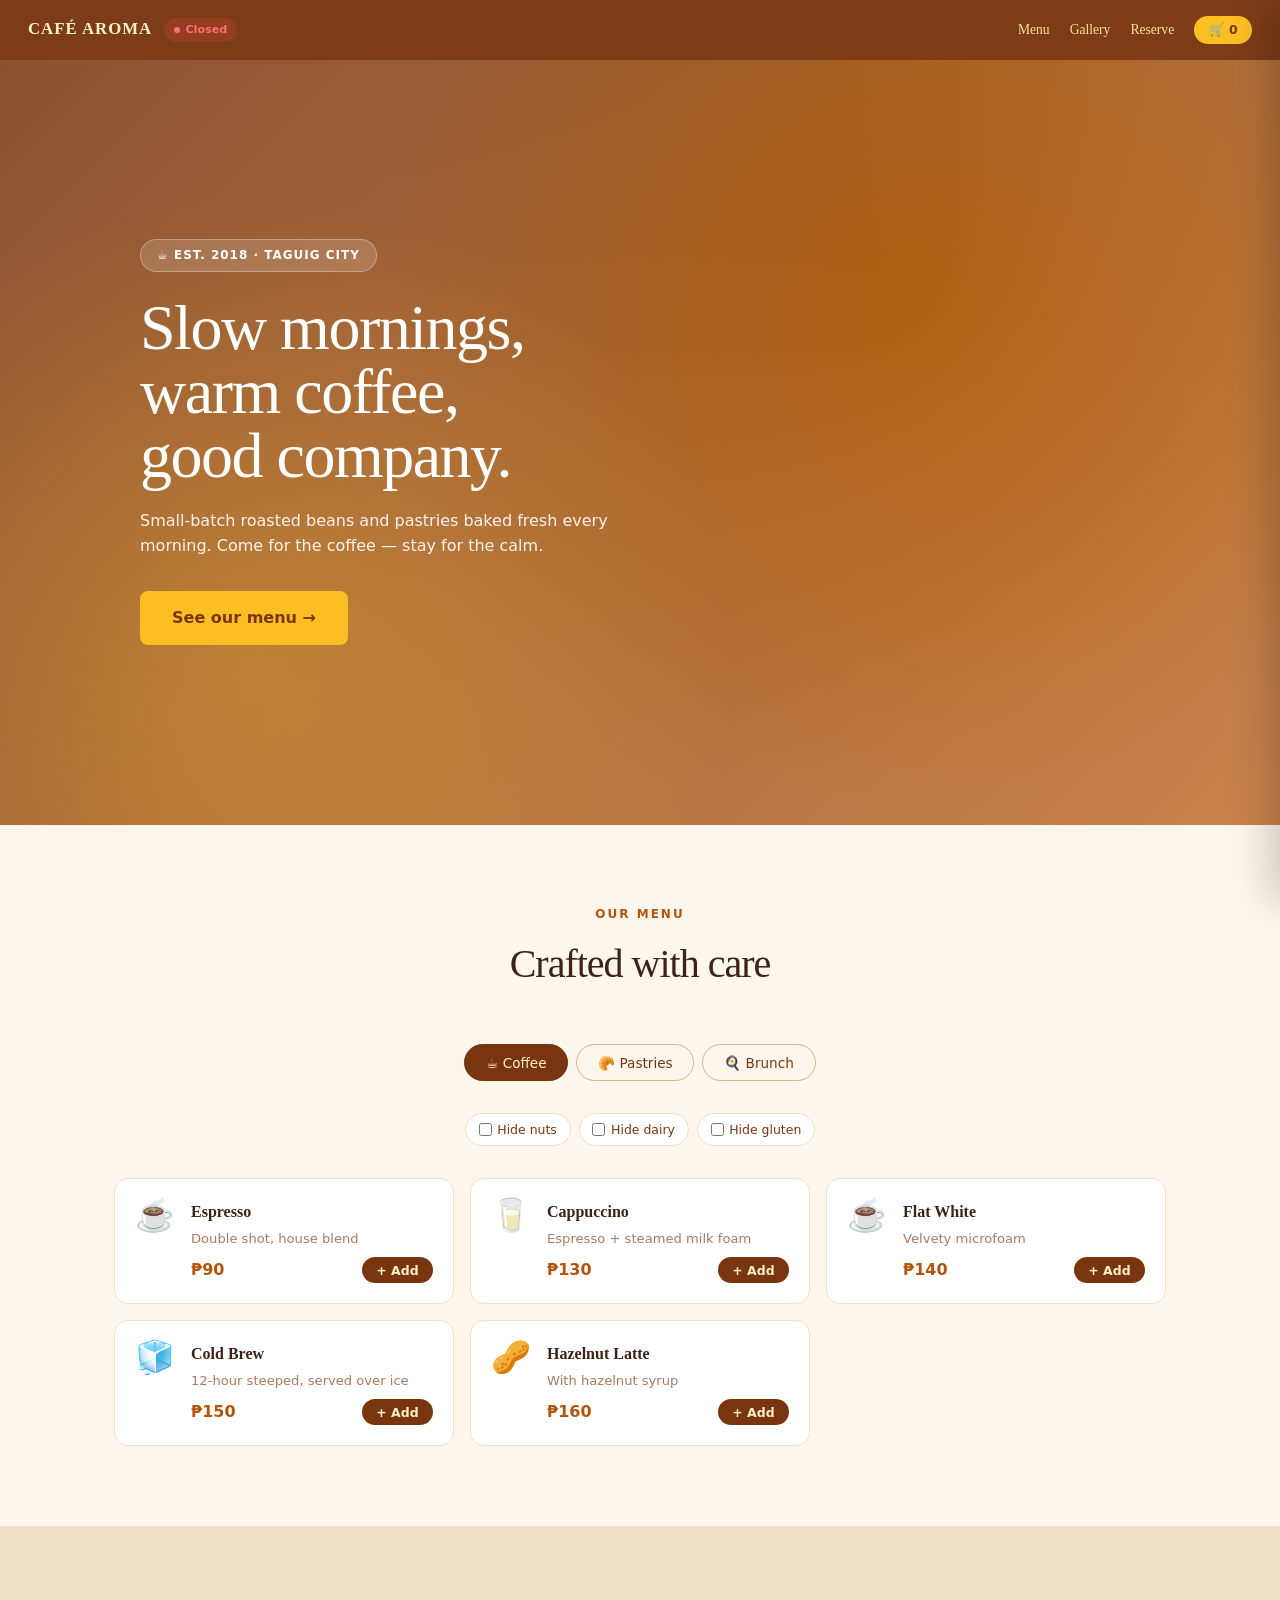
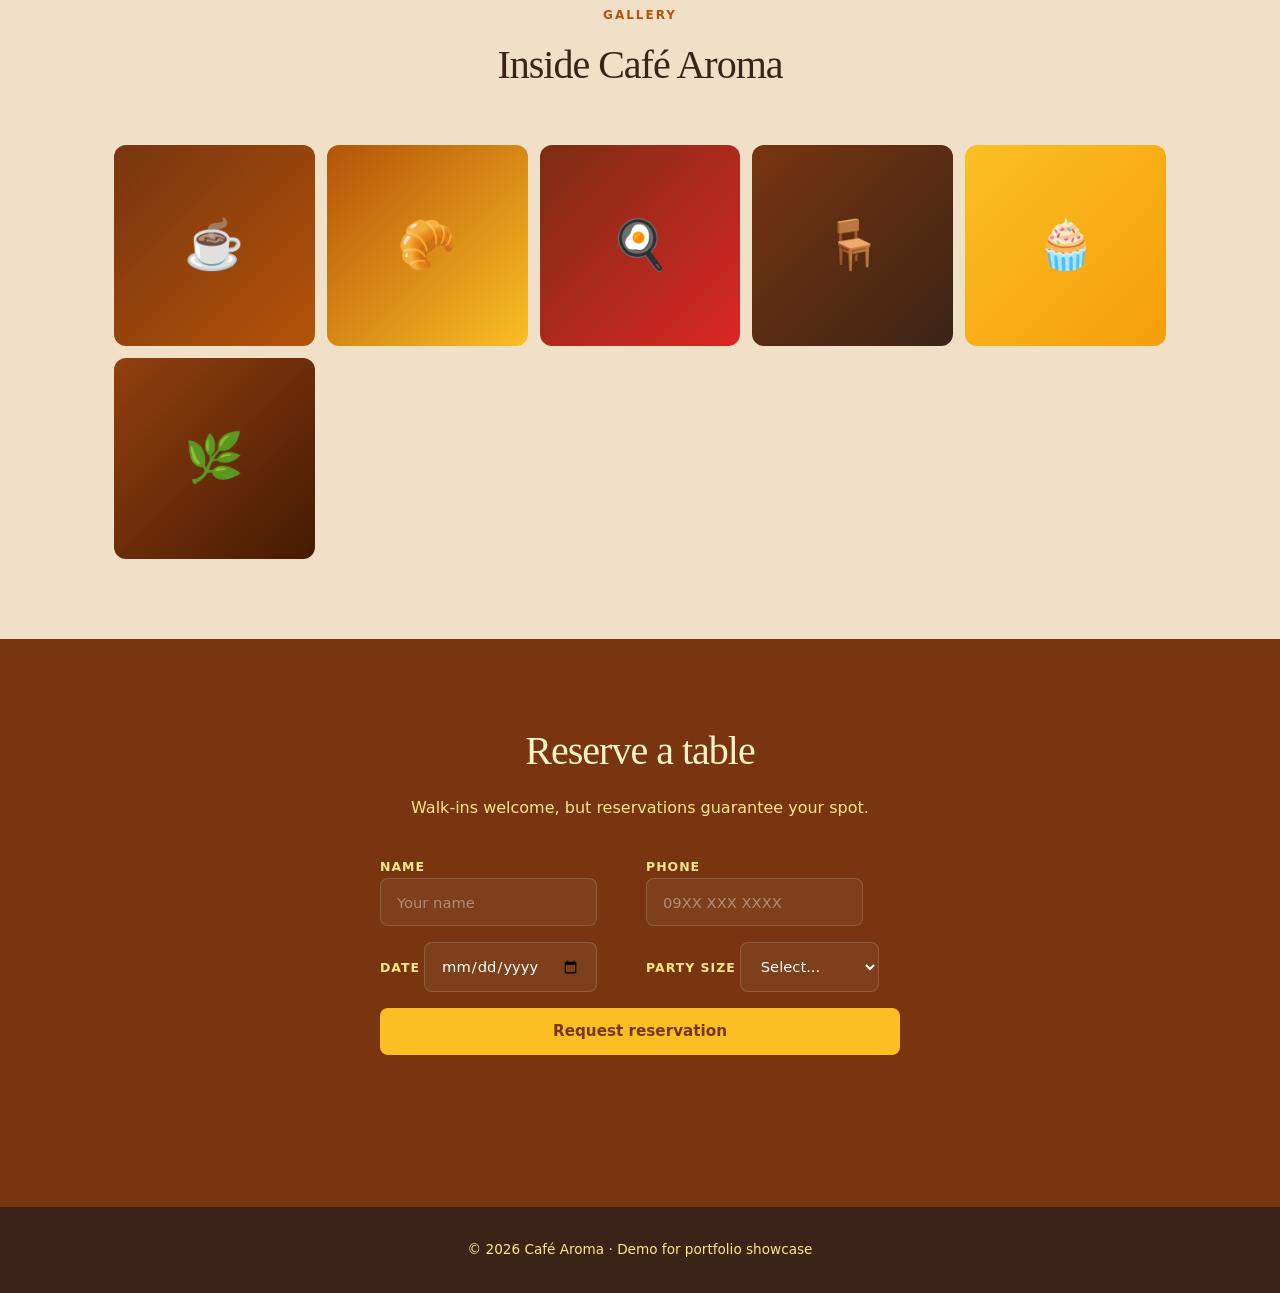
<file: demos/cafe/index.html>
<!DOCTYPE html>
<html lang="en">
<head>
<meta charset="UTF-8">
<meta name="viewport" content="width=device-width,initial-scale=1">
<title>Café Aroma — Coffee, Brunch &amp; Slow Mornings</title>
<style>
*,*::before,*::after{margin:0;padding:0;box-sizing:border-box}
html{scroll-behavior:smooth}
body{font-family:'Georgia',serif;background:#fdf6ec;color:#3b2417;line-height:1.6}
a{color:inherit;text-decoration:none}
ul{list-style:none}
.nav{position:sticky;top:0;z-index:100;padding:1rem 1.75rem;display:flex;justify-content:space-between;align-items:center;background:rgba(120,53,15,.96);backdrop-filter:blur(10px);color:#fef3c7}
.nav-left{display:flex;align-items:center;gap:.75rem}
.nav strong{letter-spacing:1px;font-size:1.05rem}
.status{font-size:.7rem;padding:.2rem .6rem;border-radius:99px;font-family:system-ui;font-weight:600;display:inline-flex;align-items:center;gap:.35rem}
.status.open{background:rgba(34,197,94,.2);color:#22c55e}
.status.closed{background:rgba(239,68,68,.2);color:#f87171}
.status::before{content:"";width:6px;height:6px;border-radius:50%;background:currentColor}
.nav-links{display:flex;gap:1.25rem;align-items:center}
.nav-links a{color:#fde68a;font-size:.85rem;transition:.2s}
.nav-links a:hover{color:#fff}
.cart-btn{background:#fbbf24;color:#78350f;padding:.4rem .9rem;border-radius:99px;font-weight:700;font-size:.78rem;cursor:pointer;font-family:system-ui;border:none;transition:.2s}
.cart-btn:hover{background:#fcd34d}
.hero{position:relative;min-height:85vh;display:flex;align-items:center;padding:4rem 1.5rem;background:linear-gradient(135deg,rgba(120,53,15,.85),rgba(180,83,9,.7)),radial-gradient(circle at 70% 30%,#fbbf24,transparent 50%);color:#fff;overflow:hidden}
.hero::before{content:"";position:absolute;inset:0;background-image:radial-gradient(circle at 20% 80%,rgba(251,191,36,.3),transparent 40%);pointer-events:none}
.hero-inner{max-width:1000px;margin:0 auto;position:relative;z-index:2;width:100%}
.hero-tag{display:inline-block;padding:.35rem 1rem;border-radius:99px;background:rgba(255,255,255,.15);border:1px solid rgba(255,255,255,.3);font-size:.75rem;font-family:system-ui;font-weight:600;letter-spacing:1px;text-transform:uppercase;margin-bottom:1.5rem}
.hero h1{font-size:clamp(2.2rem,6vw,4rem);line-height:1;letter-spacing:-1.5px;margin-bottom:1.25rem;font-weight:400}
.hero p{max-width:520px;margin-bottom:2rem;font-family:system-ui;font-size:1rem;opacity:.92}
.hero-cta{display:inline-block;background:#fbbf24;color:#78350f;padding:.9rem 2rem;border-radius:8px;font-weight:700;font-family:system-ui;transition:.25s}
.hero-cta:hover{background:#fcd34d;transform:translateY(-3px)}
.section{padding:5rem 1.5rem;max-width:1100px;margin:0 auto}
.sec-head{text-align:center;margin-bottom:3rem}
.sec-head span{color:#b45309;font-family:system-ui;font-size:.75rem;font-weight:700;letter-spacing:2px;text-transform:uppercase;display:block;margin-bottom:.5rem}
.sec-head h2{font-size:clamp(1.8rem,4vw,2.5rem);letter-spacing:-1px;font-weight:400}
.menu-tabs{display:flex;justify-content:center;gap:.5rem;margin-bottom:2rem;flex-wrap:wrap}
.menu-tabs button{padding:.6rem 1.3rem;border:1px solid #d6b48a;background:transparent;color:#78350f;border-radius:99px;cursor:pointer;font-family:system-ui;font-size:.85rem;font-weight:500;transition:.25s}
.menu-tabs button:hover{border-color:#78350f}
.menu-tabs button.active{background:#78350f;color:#fef3c7;border-color:#78350f}
.allergen-bar{display:flex;justify-content:center;gap:.5rem;margin-bottom:2rem;flex-wrap:wrap;font-family:system-ui}
.allergen-bar label{display:inline-flex;align-items:center;gap:.35rem;padding:.35rem .8rem;background:#fff;border:1px solid #f0e0c8;border-radius:99px;font-size:.78rem;cursor:pointer;color:#78350f;transition:.2s}
.allergen-bar label:hover{border-color:#b45309}
.allergen-bar input{accent-color:#78350f}
.menu-grid{display:grid;grid-template-columns:repeat(auto-fit,minmax(280px,1fr));gap:1rem}
.menu-item{background:#fff;border:1px solid #f0e0c8;border-radius:14px;padding:1.25rem;display:flex;gap:1rem;align-items:flex-start;transition:.25s;position:relative}
.menu-item:hover{border-color:#b45309;box-shadow:0 10px 30px rgba(120,53,15,.08);transform:translateY(-3px)}
.menu-item .emoji{font-size:2rem;flex-shrink:0;line-height:1}
.menu-item .info{flex:1}
.menu-item h4{font-size:1rem;margin-bottom:.2rem;font-weight:600}
.menu-item p{color:#78350f;opacity:.65;font-size:.82rem;font-family:system-ui;margin-bottom:.5rem}
.menu-item .bottom{display:flex;justify-content:space-between;align-items:center}
.menu-item .price{color:#b45309;font-weight:700;font-family:system-ui;font-size:1rem}
.menu-item .add{background:#78350f;color:#fef3c7;border:none;padding:.35rem .9rem;border-radius:99px;font-size:.78rem;font-family:system-ui;font-weight:600;cursor:pointer;transition:.2s}
.menu-item .add:hover{background:#b45309}
.menu-item.hide{display:none}
.gallery{background:#f0e0c8}
.gallery-grid{display:grid;grid-template-columns:repeat(auto-fit,minmax(200px,1fr));gap:.75rem;max-width:1100px;margin:0 auto}
.gallery-item{aspect-ratio:1;border-radius:12px;overflow:hidden;cursor:pointer;position:relative;transition:.3s}
.gallery-item:hover{transform:scale(1.03)}
.gallery-item::after{content:"🔍";position:absolute;inset:0;background:rgba(120,53,15,.5);display:grid;place-items:center;opacity:0;transition:.3s;font-size:1.5rem}
.gallery-item:hover::after{opacity:1}
.lightbox{position:fixed;inset:0;background:rgba(59,36,23,.95);display:none;place-items:center;z-index:300;cursor:zoom-out}
.lightbox.open{display:grid}
.lightbox-content{font-size:8rem;text-align:center;animation:zoomIn .3s ease}
@keyframes zoomIn{from{transform:scale(.8);opacity:0}}
.reserve{background:#78350f;color:#fef3c7;padding:5rem 1.5rem;text-align:center}
.reserve h2{font-size:clamp(1.8rem,4vw,2.5rem);letter-spacing:-1px;margin-bottom:.75rem;font-weight:400}
.reserve p{color:#fde68a;margin-bottom:2rem;font-family:system-ui}
.reserve form{max-width:520px;margin:0 auto;display:grid;gap:1rem;text-align:left}
.reserve label{font-size:.78rem;font-family:system-ui;font-weight:600;letter-spacing:1px;text-transform:uppercase;color:#fde68a}
.reserve input,.reserve select{padding:.9rem 1rem;border-radius:8px;border:1px solid rgba(255,255,255,.15);background:rgba(255,255,255,.05);color:#fff;font-family:system-ui;font-size:.92rem;outline:none;transition:.2s}
.reserve input:focus,.reserve select:focus{border-color:#fbbf24}
.reserve input::placeholder{color:rgba(255,255,255,.4)}
.reserve .form-row{display:grid;grid-template-columns:1fr 1fr;gap:.75rem}
.reserve button{background:#fbbf24;color:#78350f;padding:.9rem;border-radius:8px;border:none;font-weight:700;cursor:pointer;font-family:system-ui;font-size:.95rem;transition:.2s;grid-column:1/-1}
.reserve button:hover{background:#fcd34d}
.reserve .msg{text-align:center;font-family:system-ui;font-size:.88rem;color:#fcd34d;min-height:1.2em;margin-top:.5rem}
.cart-panel{position:fixed;top:0;right:0;bottom:0;width:360px;max-width:100vw;background:#fff;box-shadow:-10px 0 40px rgba(0,0,0,.2);transform:translateX(100%);transition:.35s;z-index:250;display:flex;flex-direction:column}
.cart-panel.open{transform:translateX(0)}
.cart-header{padding:1.5rem;border-bottom:1px solid #f0e0c8;display:flex;justify-content:space-between;align-items:center}
.cart-header h3{font-size:1.1rem}
.cart-close{background:none;border:none;font-size:1.5rem;cursor:pointer;color:#78350f}
.cart-items{flex:1;overflow-y:auto;padding:1.5rem}
.cart-empty{text-align:center;color:#78350f;opacity:.5;padding:3rem 1rem;font-family:system-ui}
.cart-item{display:flex;justify-content:space-between;align-items:center;padding:.75rem 0;border-bottom:1px solid #f0e0c8;font-family:system-ui}
.cart-item .name{font-size:.9rem;font-weight:600}
.cart-item .qty{display:flex;align-items:center;gap:.5rem;font-size:.85rem}
.cart-item .qty button{width:24px;height:24px;border-radius:50%;border:1px solid #d6b48a;background:transparent;cursor:pointer;color:#78350f;font-weight:700}
.cart-footer{padding:1.5rem;border-top:1px solid #f0e0c8}
.cart-total{display:flex;justify-content:space-between;font-weight:700;margin-bottom:1rem;font-family:system-ui}
.cart-checkout{width:100%;background:#78350f;color:#fef3c7;border:none;padding:.9rem;border-radius:8px;font-weight:700;cursor:pointer;font-family:system-ui;font-size:.92rem}
footer{background:#3b2417;color:#fde68a;padding:2rem 1.5rem;text-align:center;font-size:.85rem;font-family:system-ui}
@media(max-width:700px){.nav-links a:not(.cart-btn){display:none}.reserve .form-row{grid-template-columns:1fr}}
</style>
</head>
<body>

<nav class="nav">
  <div class="nav-left">
    <strong>CAFÉ AROMA</strong>
    <span class="status" id="openStatus">—</span>
  </div>
  <div class="nav-links">
    <a href="#menu">Menu</a>
    <a href="#gallery">Gallery</a>
    <a href="#reserve">Reserve</a>
    <button class="cart-btn" id="cartBtn">🛒 <span id="cartCount">0</span></button>
  </div>
</nav>

<header class="hero">
  <div class="hero-inner">
    <span class="hero-tag">☕ Est. 2018 · Taguig City</span>
    <h1>Slow mornings,<br>warm coffee,<br>good company.</h1>
    <p>Small-batch roasted beans and pastries baked fresh every morning. Come for the coffee — stay for the calm.</p>
    <a href="#menu" class="hero-cta">See our menu →</a>
  </div>
</header>

<section class="section" id="menu">
  <div class="sec-head">
    <span>Our Menu</span>
    <h2>Crafted with care</h2>
  </div>

  <div class="menu-tabs" id="tabs">
    <button class="active" data-tab="coffee">☕ Coffee</button>
    <button data-tab="pastry">🥐 Pastries</button>
    <button data-tab="brunch">🍳 Brunch</button>
  </div>

  <div class="allergen-bar">
    <label><input type="checkbox" data-allergen="nuts"> Hide nuts</label>
    <label><input type="checkbox" data-allergen="dairy"> Hide dairy</label>
    <label><input type="checkbox" data-allergen="gluten"> Hide gluten</label>
  </div>

  <div class="menu-grid" id="menuGrid"></div>
</section>

<section class="gallery" id="gallery">
  <div class="section">
    <div class="sec-head"><span>Gallery</span><h2>Inside Café Aroma</h2></div>
    <div class="gallery-grid">
      <div class="gallery-item" style="background:linear-gradient(135deg,#78350f,#b45309);display:grid;place-items:center;font-size:3rem">☕</div>
      <div class="gallery-item" style="background:linear-gradient(135deg,#b45309,#fbbf24);display:grid;place-items:center;font-size:3rem">🥐</div>
      <div class="gallery-item" style="background:linear-gradient(135deg,#7c2d12,#dc2626);display:grid;place-items:center;font-size:3rem">🍳</div>
      <div class="gallery-item" style="background:linear-gradient(135deg,#78350f,#3b2417);display:grid;place-items:center;font-size:3rem">🪑</div>
      <div class="gallery-item" style="background:linear-gradient(135deg,#fbbf24,#f59e0b);display:grid;place-items:center;font-size:3rem">🧁</div>
      <div class="gallery-item" style="background:linear-gradient(135deg,#92400e,#451a03);display:grid;place-items:center;font-size:3rem">🌿</div>
    </div>
  </div>
</section>

<section class="reserve" id="reserve">
  <h2>Reserve a table</h2>
  <p>Walk-ins welcome, but reservations guarantee your spot.</p>
  <form id="resForm">
    <div class="form-row">
      <div>
        <label for="rname">Name</label>
        <input id="rname" type="text" placeholder="Your name" required>
      </div>
      <div>
        <label for="rphone">Phone</label>
        <input id="rphone" type="tel" placeholder="09XX XXX XXXX" required>
      </div>
    </div>
    <div class="form-row">
      <div>
        <label for="rdate">Date</label>
        <input id="rdate" type="date" required>
      </div>
      <div>
        <label for="rparty">Party size</label>
        <select id="rparty" required>
          <option value="">Select...</option>
          <option>1 person</option>
          <option>2 people</option>
          <option>3-4 people</option>
          <option>5-6 people</option>
          <option>7+ (call us)</option>
        </select>
      </div>
    </div>
    <button type="submit">Request reservation</button>
    <p class="msg" id="resMsg"></p>
  </form>
</section>

<footer>© 2026 Café Aroma · Demo for portfolio showcase</footer>

<!-- Cart Panel -->
<aside class="cart-panel" id="cartPanel">
  <div class="cart-header">
    <h3>Your order</h3>
    <button class="cart-close" id="cartClose">×</button>
  </div>
  <div class="cart-items" id="cartItems">
    <p class="cart-empty">Your cart is empty.</p>
  </div>
  <div class="cart-footer">
    <div class="cart-total"><span>Total</span><span id="cartTotal">₱0</span></div>
    <button class="cart-checkout" id="checkoutBtn">Checkout →</button>
  </div>
</aside>

<!-- Lightbox -->
<div class="lightbox" id="lightbox">
  <div class="lightbox-content" id="lightboxContent"></div>
</div>

<script>
// ================= OPEN/CLOSED STATUS =================
(function(){
  const el=document.getElementById('openStatus');
  const now=new Date();
  const day=now.getDay();
  const hour=now.getHours();
  // Mon-Sat 7am-9pm, Sun 8am-6pm
  let open=false;
  if(day===0){open=hour>=8&&hour<18;}
  else{open=hour>=7&&hour<21;}
  el.textContent=open?'Open now':'Closed';
  el.classList.add(open?'open':'closed');
})();

// ================= MENU DATA =================
const menu=[
  {id:'c1',cat:'coffee',emoji:'☕',name:'Espresso',desc:'Double shot, house blend',price:90,allergens:[]},
  {id:'c2',cat:'coffee',emoji:'🥛',name:'Cappuccino',desc:'Espresso + steamed milk foam',price:130,allergens:['dairy']},
  {id:'c3',cat:'coffee',emoji:'☕',name:'Flat White',desc:'Velvety microfoam',price:140,allergens:['dairy']},
  {id:'c4',cat:'coffee',emoji:'🧊',name:'Cold Brew',desc:'12-hour steeped, served over ice',price:150,allergens:[]},
  {id:'c5',cat:'coffee',emoji:'🥜',name:'Hazelnut Latte',desc:'With hazelnut syrup',price:160,allergens:['dairy','nuts']},
  {id:'p1',cat:'pastry',emoji:'🥐',name:'Butter Croissant',desc:'Flaky, 72-layer French',price:110,allergens:['dairy','gluten']},
  {id:'p2',cat:'pastry',emoji:'🥐',name:'Almond Danish',desc:'Topped with sliced almonds',price:130,allergens:['dairy','gluten','nuts']},
  {id:'p3',cat:'pastry',emoji:'🌀',name:'Cinnamon Roll',desc:'Cream cheese glaze',price:120,allergens:['dairy','gluten']},
  {id:'p4',cat:'pastry',emoji:'🧁',name:'Blueberry Muffin',desc:'Fresh berries, streusel top',price:115,allergens:['dairy','gluten']},
  {id:'b1',cat:'brunch',emoji:'🥑',name:'Avocado Toast',desc:'Sourdough, poached egg, chili flakes',price:220,allergens:['gluten']},
  {id:'b2',cat:'brunch',emoji:'🍳',name:'Eggs Benedict',desc:'English muffin, hollandaise',price:260,allergens:['dairy','gluten']},
  {id:'b3',cat:'brunch',emoji:'🥞',name:'Big Breakfast',desc:'Eggs, bacon, toast, hash browns',price:320,allergens:['dairy','gluten']}
];

let activeTab='coffee';
let hiddenAllergens=new Set();
let cart={};

const grid=document.getElementById('menuGrid');
const cartItemsEl=document.getElementById('cartItems');
const cartCountEl=document.getElementById('cartCount');
const cartTotalEl=document.getElementById('cartTotal');

function render(){
  const filtered=menu.filter(m=>m.cat===activeTab&&!m.allergens.some(a=>hiddenAllergens.has(a)));
  grid.innerHTML=filtered.length?filtered.map(m=>`
    <div class="menu-item">
      <span class="emoji">${m.emoji}</span>
      <div class="info">
        <h4>${m.name}</h4>
        <p>${m.desc}</p>
        <div class="bottom">
          <span class="price">₱${m.price}</span>
          <button class="add" data-id="${m.id}">+ Add</button>
        </div>
      </div>
    </div>`).join(''):'<p style="grid-column:1/-1;text-align:center;color:#78350f;opacity:.6;font-family:system-ui;padding:2rem">No items match your filters.</p>';

  grid.querySelectorAll('.add').forEach(b=>b.onclick=()=>{
    const id=b.dataset.id;
    cart[id]=(cart[id]||0)+1;
    updateCart();
    b.textContent='✓ Added';
    setTimeout(()=>b.textContent='+ Add',900);
  });
}

function updateCart(){
  const entries=Object.entries(cart);
  cartCountEl.textContent=entries.reduce((s,[,q])=>s+q,0);
  if(!entries.length){
    cartItemsEl.innerHTML='<p class="cart-empty">Your cart is empty.</p>';
    cartTotalEl.textContent='₱0';
    return;
  }
  let total=0;
  cartItemsEl.innerHTML=entries.map(([id,qty])=>{
    const item=menu.find(m=>m.id===id);
    total+=item.price*qty;
    return `<div class="cart-item">
      <div>
        <div class="name">${item.emoji} ${item.name}</div>
        <div style="font-size:.78rem;opacity:.6">₱${item.price} each</div>
      </div>
      <div class="qty">
        <button data-act="dec" data-id="${id}">−</button>
        <span>${qty}</span>
        <button data-act="inc" data-id="${id}">+</button>
      </div>
    </div>`;
  }).join('');
  cartTotalEl.textContent='₱'+total;
  cartItemsEl.querySelectorAll('button[data-act]').forEach(b=>b.onclick=()=>{
    const id=b.dataset.id;
    if(b.dataset.act==='inc')cart[id]++;
    else{cart[id]--;if(cart[id]<=0)delete cart[id];}
    updateCart();
  });
}

document.querySelectorAll('#tabs button').forEach(b=>b.onclick=()=>{
  document.querySelectorAll('#tabs button').forEach(x=>x.classList.remove('active'));
  b.classList.add('active');
  activeTab=b.dataset.tab;
  render();
});

document.querySelectorAll('.allergen-bar input').forEach(cb=>cb.onchange=()=>{
  const a=cb.dataset.allergen;
  if(cb.checked)hiddenAllergens.add(a);else hiddenAllergens.delete(a);
  render();
});

// Cart open/close
const cartPanel=document.getElementById('cartPanel');
document.getElementById('cartBtn').onclick=()=>cartPanel.classList.add('open');
document.getElementById('cartClose').onclick=()=>cartPanel.classList.remove('open');
document.getElementById('checkoutBtn').onclick=()=>{
  if(!Object.keys(cart).length){alert('Your cart is empty.');return;}
  alert('Order placed! (demo)\nTotal: '+cartTotalEl.textContent);
  cart={};updateCart();cartPanel.classList.remove('open');
};

// ================= LIGHTBOX =================
const lightbox=document.getElementById('lightbox');
const lightboxContent=document.getElementById('lightboxContent');
document.querySelectorAll('.gallery-item').forEach(g=>g.onclick=()=>{
  lightboxContent.textContent=g.textContent;
  lightboxContent.style.fontSize='8rem';
  lightbox.classList.add('open');
});
lightbox.onclick=()=>lightbox.classList.remove('open');

// ================= RESERVATION =================
const dateInput=document.getElementById('rdate');
const today=new Date().toISOString().split('T')[0];
dateInput.min=today;

document.getElementById('resForm').onsubmit=e=>{
  e.preventDefault();
  const msg=document.getElementById('resMsg');
  const name=document.getElementById('rname').value.trim();
  const phone=document.getElementById('rphone').value.trim();
  const date=dateInput.value;
  const party=document.getElementById('rparty').value;
  if(name.length<2){msg.textContent='Please enter your name.';msg.style.color='#f87171';return;}
  if(phone.length<7){msg.textContent='Please enter a valid phone.';msg.style.color='#f87171';return;}
  if(!date){msg.textContent='Please select a date.';msg.style.color='#f87171';return;}
  if(!party){msg.textContent='Please select party size.';msg.style.color='#f87171';return;}
  msg.textContent=`✓ Thanks ${name}! We'll confirm your reservation for ${date}.`;
  msg.style.color='#fcd34d';
  e.target.reset();
};

render();
</script>
</body>
</html>
</file>
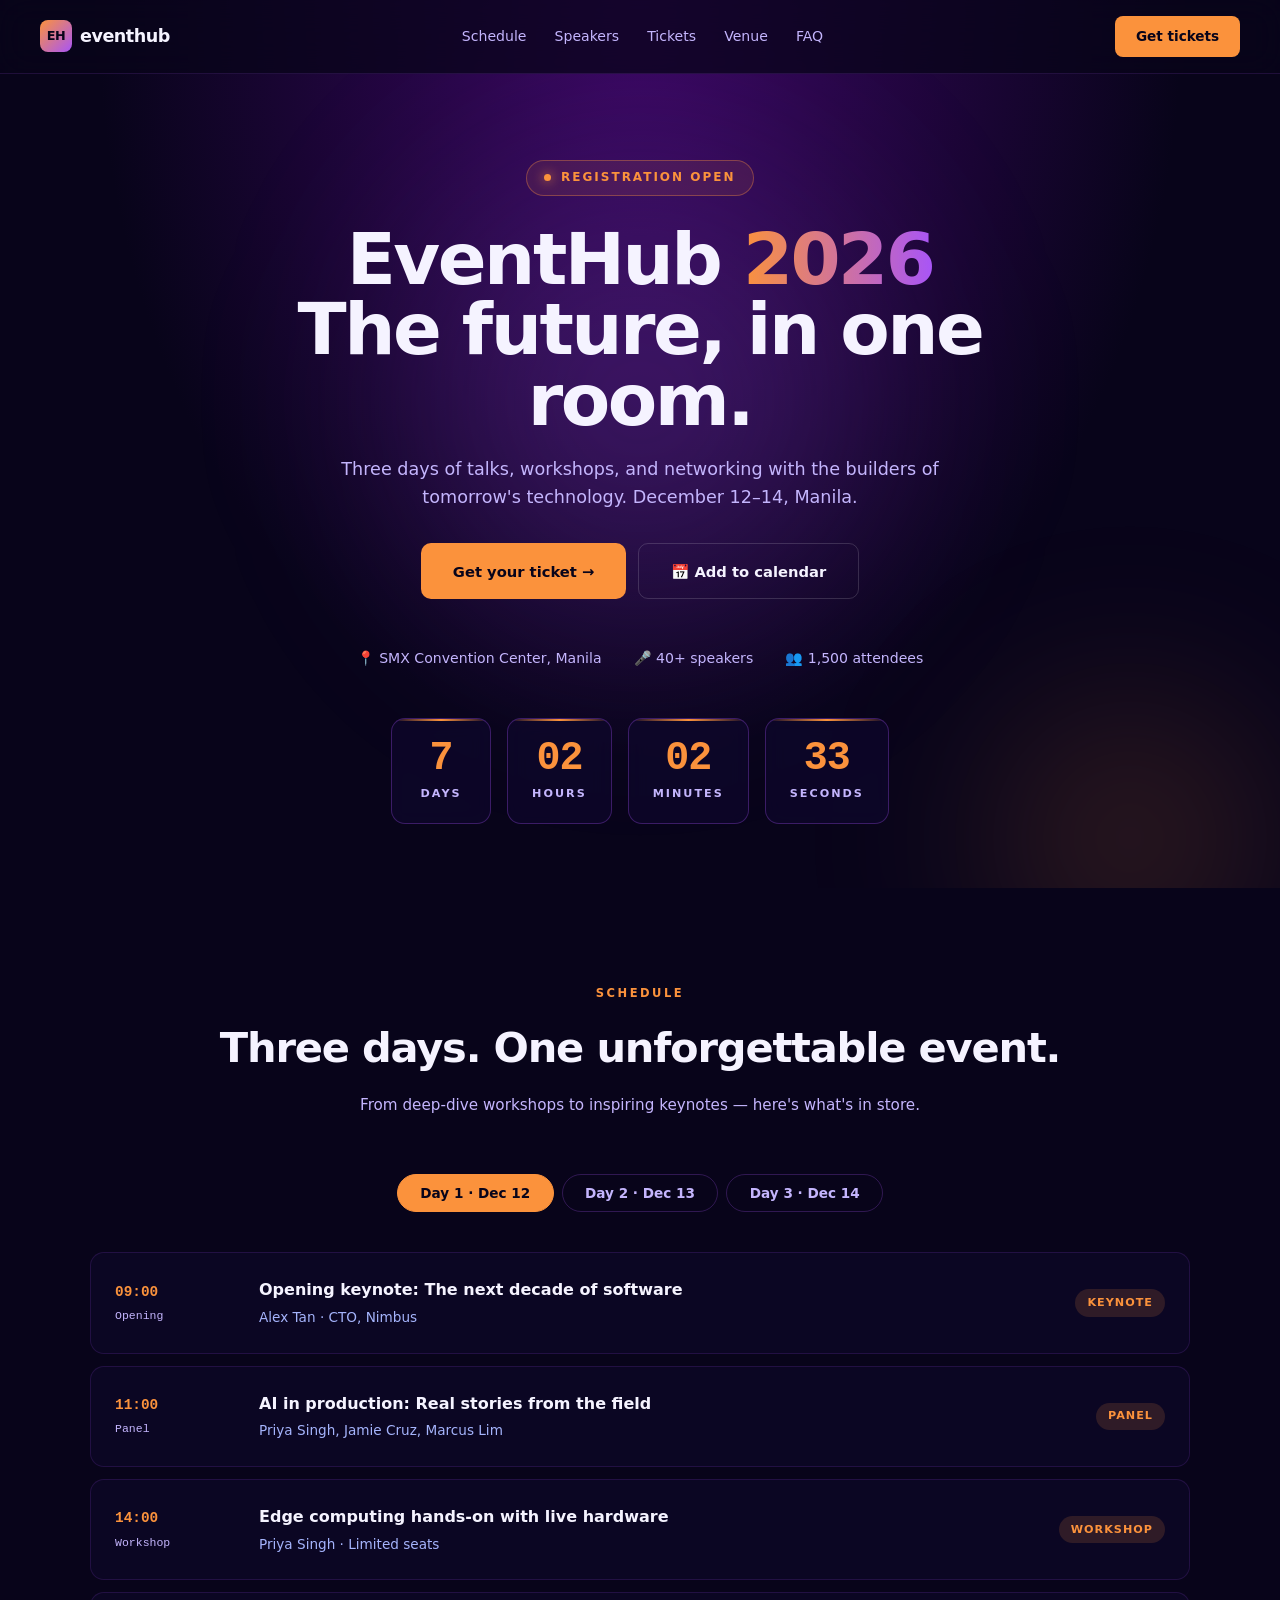
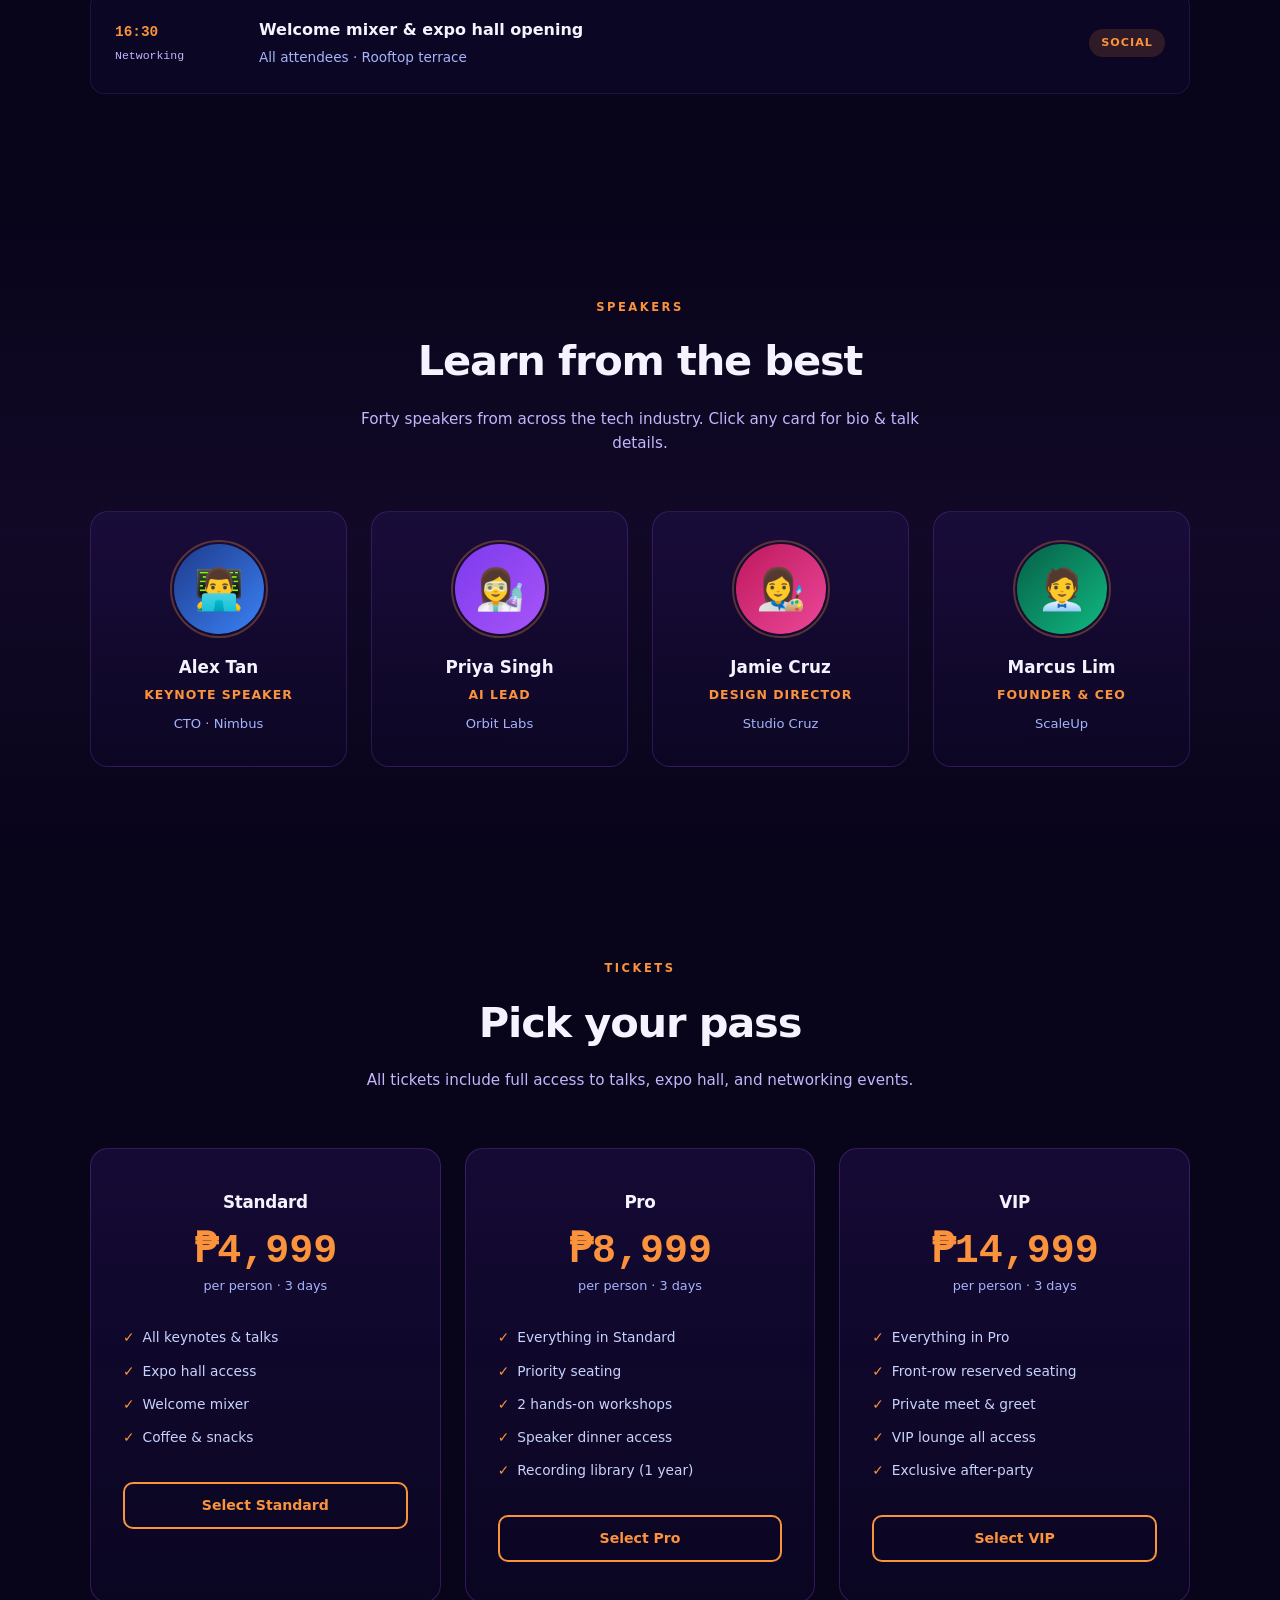
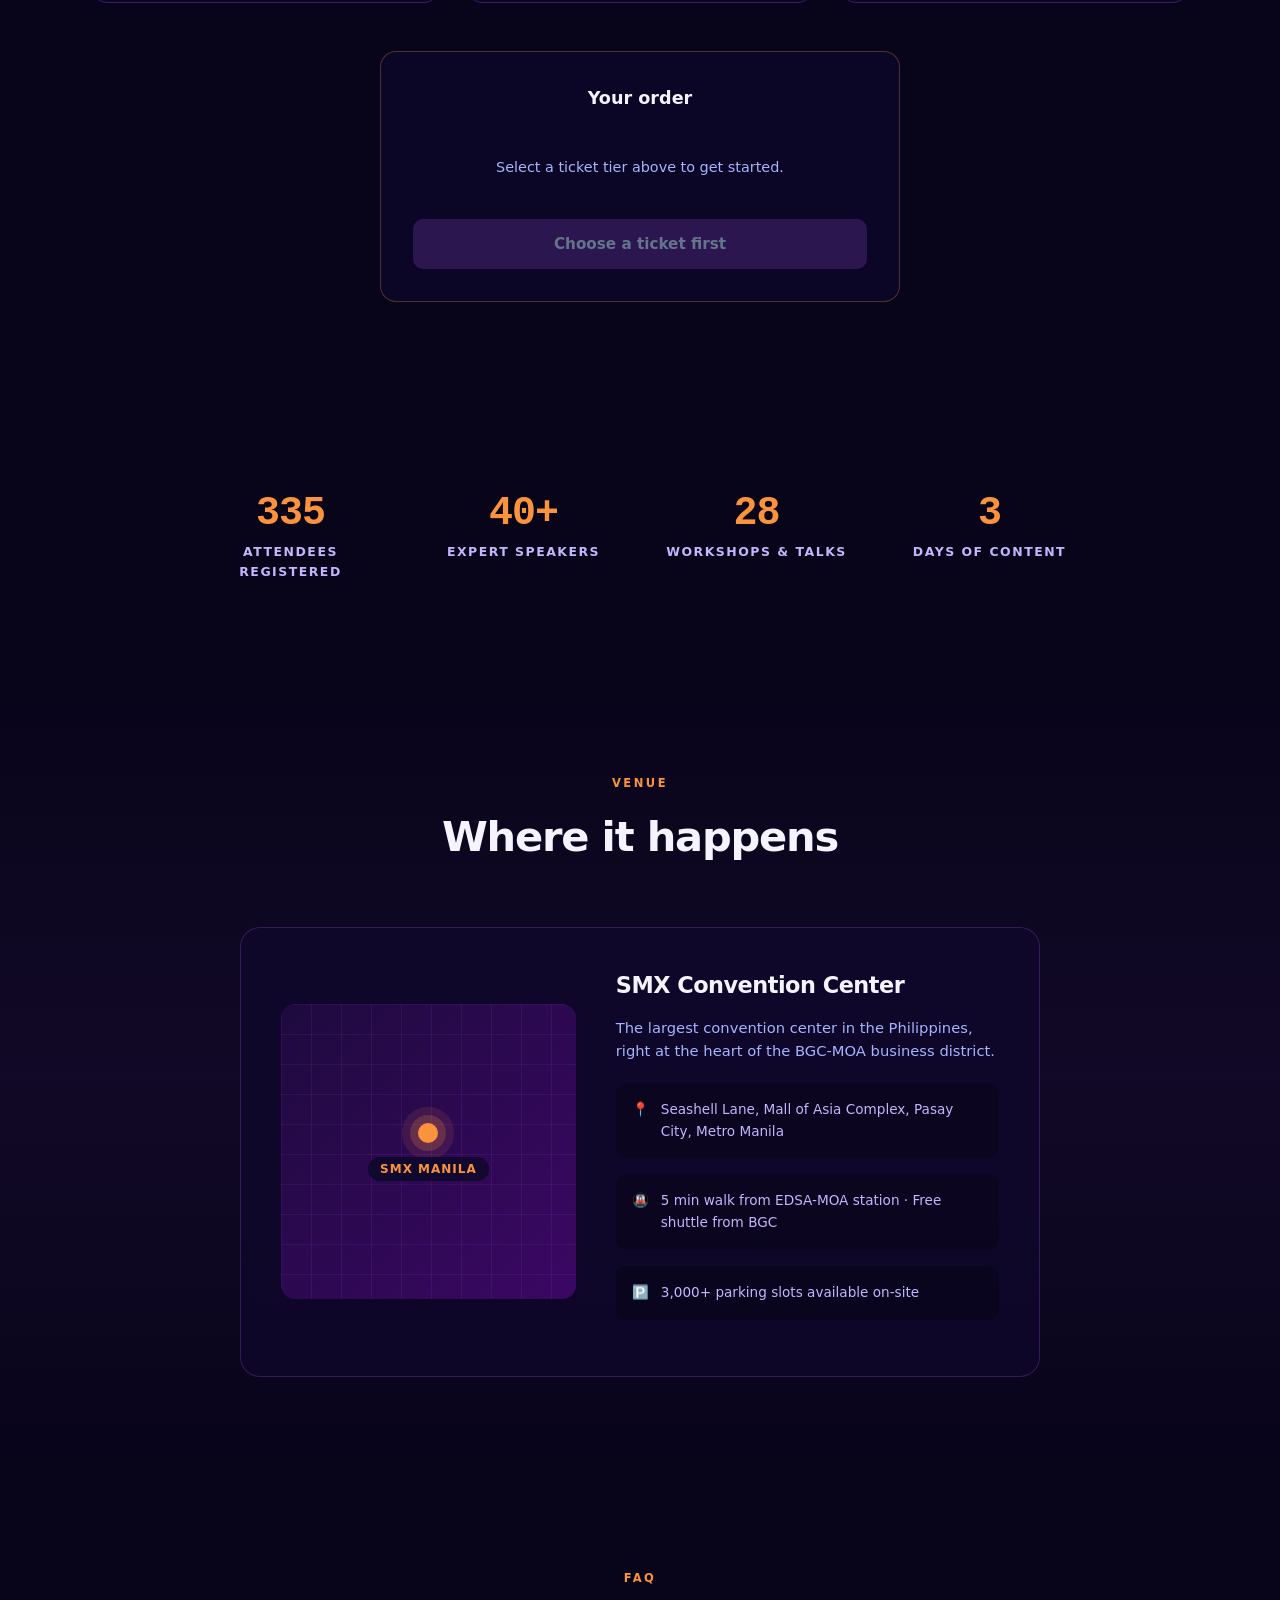
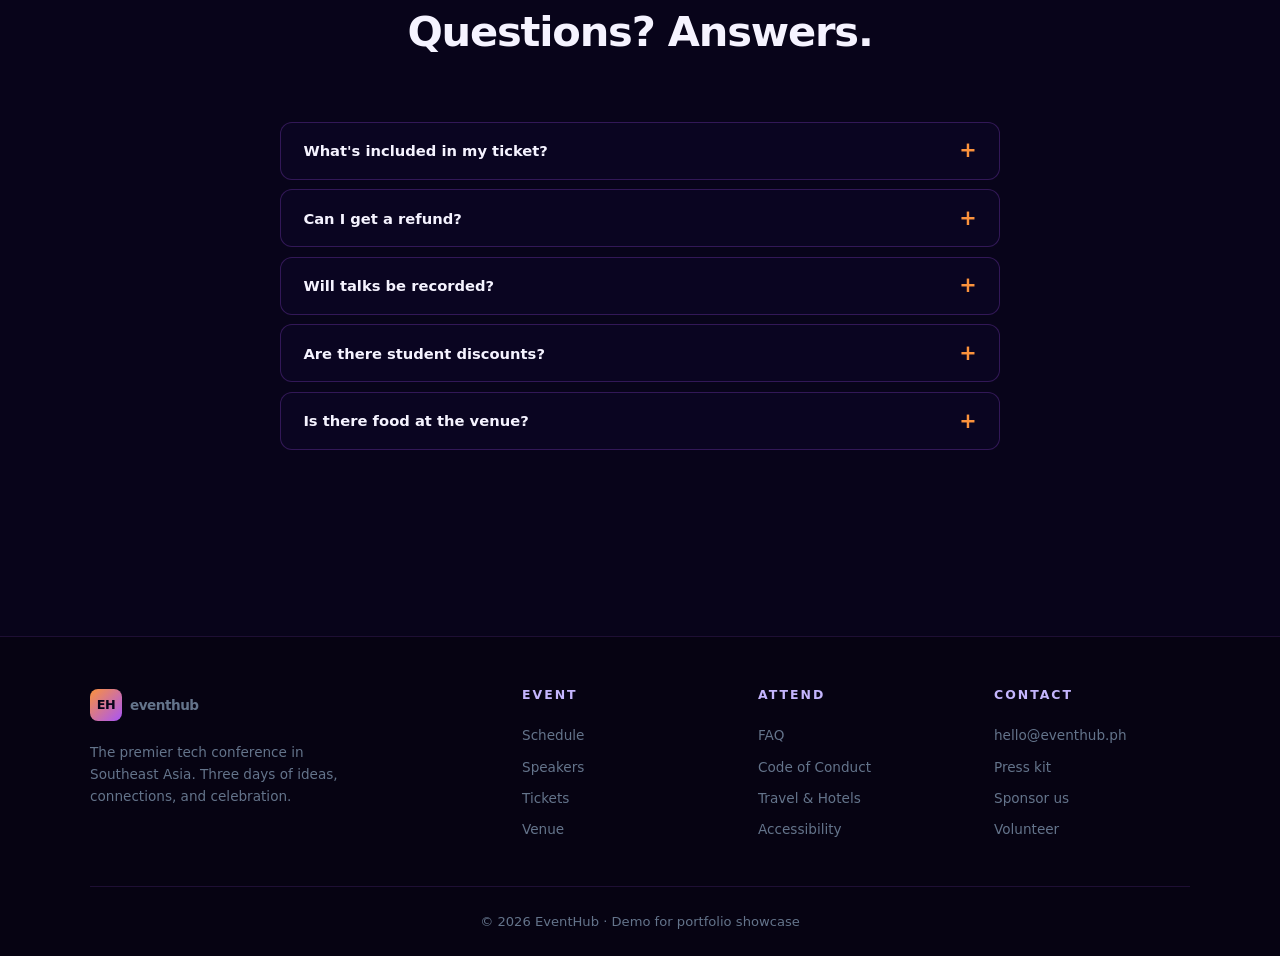
<file: demos/event/index.html>
<!DOCTYPE html>
<html lang="en">
<head>
<meta charset="UTF-8">
<meta name="viewport" content="width=device-width,initial-scale=1">
<title>EventHub 2026 — Tech Conference Manila</title>
<style>
*,*::before,*::after{margin:0;padding:0;box-sizing:border-box}
html{scroll-behavior:smooth}
body{font-family:'Inter',system-ui,sans-serif;background:#08041a;color:#f5f3ff;line-height:1.6;overflow-x:hidden}
a{color:inherit;text-decoration:none}
ul{list-style:none}

/* NAV */
.nav{position:fixed;top:0;left:0;right:0;z-index:100;padding:1rem 1.75rem;background:rgba(8,4,26,.75);backdrop-filter:blur(16px);border-bottom:1px solid rgba(168,85,247,.15)}
.nav-inner{max-width:1200px;margin:0 auto;display:flex;justify-content:space-between;align-items:center}
.logo{display:flex;align-items:center;gap:.5rem;font-weight:800;font-size:1.1rem;letter-spacing:-.5px}
.logo-mark{width:32px;height:32px;background:linear-gradient(135deg,#fb923c,#a855f7);border-radius:8px;display:grid;place-items:center;font-weight:900;color:#08041a;font-size:.8rem}
.nav-menu{display:flex;gap:1.75rem}
.nav-menu a{font-size:.88rem;color:#c4b5fd;font-weight:500;transition:.2s}
.nav-menu a:hover{color:#fb923c}
.nav-ticket{background:#fb923c;color:#08041a;padding:.6rem 1.3rem;border-radius:8px;font-weight:700;font-size:.85rem;transition:.25s}
.nav-ticket:hover{background:#fdba74;transform:translateY(-2px);box-shadow:0 10px 25px rgba(251,146,60,.3)}

/* HERO */
.hero{padding:10rem 1.75rem 4rem;text-align:center;position:relative;overflow:hidden;background:radial-gradient(ellipse at top,#3b0764 0%,#08041a 60%)}
.hero::before{content:"";position:absolute;top:0;left:50%;transform:translateX(-50%);width:800px;height:800px;background:radial-gradient(circle,rgba(168,85,247,.25),transparent 60%);filter:blur(80px);pointer-events:none;z-index:0}
.hero::after{content:"";position:absolute;bottom:-200px;right:-100px;width:500px;height:500px;background:radial-gradient(circle,rgba(251,146,60,.2),transparent 60%);filter:blur(80px);pointer-events:none;z-index:0}
.hero-inner{max-width:900px;margin:0 auto;position:relative;z-index:2}
.hero-tag{display:inline-flex;align-items:center;gap:.6rem;padding:.45rem 1.1rem;border-radius:99px;background:rgba(251,146,60,.1);border:1px solid rgba(251,146,60,.35);color:#fb923c;font-size:.75rem;font-weight:700;letter-spacing:2px;text-transform:uppercase;margin-bottom:1.75rem}
.hero-tag .pulse{width:7px;height:7px;border-radius:50%;background:#fb923c;box-shadow:0 0 12px #fb923c;animation:pulse 1.5s infinite}
@keyframes pulse{0%,100%{opacity:1}50%{opacity:.3}}
.hero h1{font-size:clamp(2.2rem,7vw,4.5rem);line-height:.98;letter-spacing:-2.5px;font-weight:900;margin-bottom:1.25rem}
.hero h1 em{font-style:normal;background:linear-gradient(90deg,#fb923c,#a855f7);-webkit-background-clip:text;background-clip:text;color:transparent}
.hero-sub{font-size:1.1rem;color:#c4b5fd;max-width:620px;margin:0 auto 2rem}
.hero-ctas{display:flex;gap:.75rem;justify-content:center;flex-wrap:wrap;margin-bottom:3rem}
.btn{padding:.95rem 2rem;border-radius:10px;font-weight:700;font-size:.92rem;cursor:pointer;border:none;transition:.25s;display:inline-flex;align-items:center;gap:.5rem;font-family:inherit}
.btn-primary{background:#fb923c;color:#08041a}
.btn-primary:hover{background:#fdba74;transform:translateY(-3px);box-shadow:0 15px 30px rgba(251,146,60,.35)}
.btn-ghost{background:transparent;border:1px solid rgba(255,255,255,.15);color:#f5f3ff}
.btn-ghost:hover{border-color:#fb923c;color:#fb923c}
.hero-meta{display:flex;gap:2rem;justify-content:center;flex-wrap:wrap;font-size:.88rem;color:#c4b5fd}
.hero-meta span{display:inline-flex;align-items:center;gap:.5rem}
.hero-meta span::before{font-size:1rem}

/* COUNTDOWN */
.countdown{display:flex;justify-content:center;gap:1rem;margin:3rem auto 0;flex-wrap:wrap;position:relative;z-index:2}
.cd-box{background:rgba(15,8,45,.7);border:1px solid rgba(168,85,247,.3);border-radius:14px;padding:1.25rem 1.5rem;min-width:100px;text-align:center;backdrop-filter:blur(10px);position:relative;overflow:hidden}
.cd-box::before{content:"";position:absolute;top:0;left:0;right:0;height:2px;background:linear-gradient(90deg,transparent,#fb923c,transparent)}
.cd-box b{display:block;font-size:2.5rem;font-weight:900;color:#fb923c;line-height:1;font-family:monospace;letter-spacing:-1px}
.cd-box span{font-size:.7rem;color:#c4b5fd;text-transform:uppercase;letter-spacing:2px;font-weight:700;margin-top:.4rem;display:block}

/* SECTIONS */
section{padding:6rem 1.75rem;position:relative}
.container{max-width:1100px;margin:0 auto}
.sec-head{text-align:center;margin-bottom:3.5rem}
.sec-tag{color:#fb923c;font-size:.72rem;font-weight:800;letter-spacing:2.5px;text-transform:uppercase;display:block;margin-bottom:.75rem}
.sec-head h2{font-size:clamp(1.8rem,4vw,2.6rem);letter-spacing:-1.2px;font-weight:800;margin-bottom:.75rem}
.sec-head p{color:#c4b5fd;max-width:560px;margin:0 auto;font-size:.95rem}

/* SCHEDULE */
.day-tabs{display:flex;justify-content:center;gap:.5rem;margin-bottom:2.5rem;flex-wrap:wrap}
.day-tabs button{padding:.65rem 1.4rem;border:1px solid rgba(168,85,247,.25);background:transparent;color:#c4b5fd;border-radius:99px;cursor:pointer;font-family:inherit;font-size:.85rem;font-weight:700;transition:.2s}
.day-tabs button.active{background:#fb923c;color:#08041a;border-color:#fb923c}
.day-pane{display:none}
.day-pane.active{display:block;animation:fadeUp .4s ease}
@keyframes fadeUp{from{opacity:0;transform:translateY(10px)}}
.slot{display:grid;grid-template-columns:120px 1fr auto;gap:1.5rem;padding:1.5rem;background:rgba(15,8,45,.5);border:1px solid rgba(168,85,247,.15);border-radius:14px;margin-bottom:.75rem;transition:.3s;align-items:center}
.slot:hover{border-color:rgba(251,146,60,.4);transform:translateX(4px);background:rgba(15,8,45,.7)}
.slot-time{font-family:monospace;font-weight:700;color:#fb923c;font-size:.9rem}
.slot-time span{display:block;font-size:.72rem;color:#c4b5fd;font-weight:400;margin-top:.2rem}
.slot-info h4{font-size:1rem;margin-bottom:.25rem;font-weight:700}
.slot-info p{color:#a5b4fc;font-size:.85rem}
.slot-tag{padding:.3rem .75rem;background:rgba(251,146,60,.15);color:#fb923c;border-radius:99px;font-size:.7rem;font-weight:700;letter-spacing:1px;text-transform:uppercase;white-space:nowrap}

/* SPEAKERS */
.speakers-grid{display:grid;grid-template-columns:repeat(auto-fit,minmax(220px,1fr));gap:1.5rem}
.speaker{background:linear-gradient(180deg,rgba(30,15,70,.6),rgba(15,8,45,.4));border:1px solid rgba(168,85,247,.2);border-radius:18px;padding:2rem;text-align:center;cursor:pointer;transition:.3s}
.speaker:hover{transform:translateY(-6px);border-color:rgba(251,146,60,.5);box-shadow:0 20px 40px rgba(168,85,247,.15)}
.speaker-av{width:90px;height:90px;border-radius:50%;display:grid;place-items:center;font-size:2.5rem;margin:0 auto 1.25rem;position:relative}
.speaker-av::after{content:"";position:absolute;inset:-4px;border-radius:50%;border:2px solid rgba(251,146,60,.3);animation:ringRotate 8s linear infinite}
@keyframes ringRotate{to{transform:rotate(360deg)}}
.speaker h4{font-size:1.05rem;margin-bottom:.25rem}
.speaker .role{color:#fb923c;font-size:.78rem;font-weight:700;letter-spacing:1px;text-transform:uppercase;margin-bottom:.5rem}
.speaker .company{color:#a5b4fc;font-size:.82rem}

/* TICKETS */
.ticket-tiers{display:grid;grid-template-columns:repeat(auto-fit,minmax(250px,1fr));gap:1.5rem;margin-bottom:3rem}
.tier{background:linear-gradient(180deg,rgba(30,15,70,.6),rgba(15,8,45,.4));border:1px solid rgba(168,85,247,.25);border-radius:18px;padding:2.5rem 2rem;text-align:center;transition:.3s;position:relative;cursor:pointer}
.tier:hover{transform:translateY(-6px);border-color:rgba(251,146,60,.5)}
.tier.selected{border-color:#fb923c;background:linear-gradient(180deg,rgba(251,146,60,.1),rgba(15,8,45,.6))}
.tier.selected::before{content:"✓ SELECTED";position:absolute;top:-11px;left:50%;transform:translateX(-50%);background:#fb923c;color:#08041a;font-size:.65rem;font-weight:900;padding:.3rem .9rem;border-radius:99px;letter-spacing:1.5px}
.tier h4{font-size:1.05rem;margin-bottom:.5rem;letter-spacing:-.3px}
.tier .price{font-size:2.5rem;font-weight:900;color:#fb923c;margin:1rem 0 .25rem;line-height:1;font-family:monospace}
.tier .per{color:#a5b4fc;font-size:.8rem;margin-bottom:1.5rem}
.tier ul{text-align:left;margin-bottom:1.75rem;color:#c7d2fe;font-size:.86rem}
.tier li{padding:.35rem 0;display:flex;gap:.5rem;align-items:flex-start}
.tier li::before{content:"✓";color:#fb923c;font-weight:900;flex-shrink:0}
.tier .select-btn{width:100%;padding:.85rem;border-radius:10px;background:transparent;border:2px solid #fb923c;color:#fb923c;font-family:inherit;font-weight:800;font-size:.88rem;cursor:pointer;transition:.2s}
.tier .select-btn:hover,.tier.selected .select-btn{background:#fb923c;color:#08041a}

/* CART */
.cart-summary{background:rgba(15,8,45,.7);border:1px solid rgba(251,146,60,.3);border-radius:16px;padding:2rem;max-width:520px;margin:0 auto;text-align:center}
.cart-summary h3{font-size:1.1rem;margin-bottom:1.25rem}
.cart-row{display:flex;justify-content:space-between;padding:.6rem 0;color:#c4b5fd;font-size:.9rem;border-bottom:1px solid rgba(168,85,247,.15)}
.cart-row.total{font-size:1.2rem;font-weight:800;color:#f5f3ff;padding-top:1rem;margin-top:.5rem;border-bottom:none}
.cart-row.total span:last-child{color:#fb923c}
.qty-control{display:inline-flex;align-items:center;gap:.75rem;margin:1.5rem 0}
.qty-control button{width:36px;height:36px;border-radius:50%;border:1px solid rgba(251,146,60,.4);background:transparent;color:#fb923c;cursor:pointer;font-size:1.1rem;font-weight:700}
.qty-control button:hover{background:rgba(251,146,60,.15)}
.qty-control span{font-size:1.2rem;font-weight:800;min-width:40px;text-align:center;font-family:monospace}
.checkout-btn{width:100%;padding:1rem;background:#fb923c;color:#08041a;border:none;border-radius:10px;font-family:inherit;font-weight:800;font-size:.95rem;cursor:pointer;transition:.2s;margin-top:1rem}
.checkout-btn:hover{background:#fdba74;transform:translateY(-2px)}
.checkout-btn:disabled{background:rgba(168,85,247,.2);color:#64748b;cursor:not-allowed;transform:none}

/* STATS */
.stats-bar{display:grid;grid-template-columns:repeat(auto-fit,minmax(180px,1fr));gap:2rem;max-width:900px;margin:0 auto}
.stat{text-align:center}
.stat b{display:block;font-size:2.5rem;font-weight:900;color:#fb923c;line-height:1;font-family:monospace;letter-spacing:-1px}
.stat span{font-size:.78rem;color:#c4b5fd;text-transform:uppercase;letter-spacing:1.5px;font-weight:700;margin-top:.5rem;display:block}

/* VENUE */
.venue{background:linear-gradient(180deg,transparent,rgba(168,85,247,.06),transparent)}
.venue-box{max-width:800px;margin:0 auto;background:rgba(15,8,45,.7);border:1px solid rgba(168,85,247,.25);border-radius:20px;padding:2.5rem;display:grid;grid-template-columns:1fr 1.3fr;gap:2.5rem;align-items:center}
.venue-map{aspect-ratio:1;background:linear-gradient(135deg,#1e0a3e,#3b0764);border-radius:14px;position:relative;overflow:hidden;display:grid;place-items:center}
.venue-map::before{content:"";position:absolute;inset:0;background-image:linear-gradient(rgba(168,85,247,.1) 1px,transparent 1px),linear-gradient(90deg,rgba(168,85,247,.1) 1px,transparent 1px);background-size:30px 30px}
.venue-pin{position:relative;z-index:2;text-align:center}
.venue-pin .dot{width:20px;height:20px;background:#fb923c;border-radius:50%;margin:0 auto .75rem;box-shadow:0 0 0 8px rgba(251,146,60,.2),0 0 0 16px rgba(251,146,60,.1);animation:ping 2s infinite}
@keyframes ping{0%{box-shadow:0 0 0 8px rgba(251,146,60,.3),0 0 0 16px rgba(251,146,60,.15)}100%{box-shadow:0 0 0 12px rgba(251,146,60,0),0 0 0 30px rgba(251,146,60,0)}}
.venue-pin span{font-size:.75rem;color:#fb923c;font-weight:700;letter-spacing:1px;text-transform:uppercase;background:rgba(15,8,45,.9);padding:.3rem .75rem;border-radius:99px}
.venue-info h3{font-size:1.4rem;margin-bottom:.75rem;letter-spacing:-.5px}
.venue-info p{color:#a5b4fc;font-size:.92rem;margin-bottom:1.25rem}
.venue-info .addr{display:flex;gap:.75rem;padding:1rem;background:rgba(0,0,0,.25);border-radius:10px;font-size:.85rem;color:#c4b5fd;margin-bottom:1rem}
.venue-info .addr b{color:#fb923c;font-weight:700}

/* FAQ */
.faq{max-width:720px;margin:0 auto}
.faq-item{border:1px solid rgba(168,85,247,.25);border-radius:12px;margin-bottom:.6rem;background:rgba(15,8,45,.4);overflow:hidden;transition:.2s}
.faq-item.open{border-color:rgba(251,146,60,.4);background:rgba(15,8,45,.7)}
.faq-item button{width:100%;padding:1.1rem 1.4rem;background:none;border:none;color:#f5f3ff;font-family:inherit;font-size:.92rem;font-weight:600;text-align:left;cursor:pointer;display:flex;justify-content:space-between;align-items:center;gap:1rem}
.faq-item button span:last-child{color:#fb923c;font-size:1.3rem;transition:.2s;line-height:1}
.faq-item.open button span:last-child{transform:rotate(45deg)}
.faq-item .ans{max-height:0;overflow:hidden;transition:max-height .3s;color:#a5b4fc;font-size:.88rem;padding:0 1.4rem}
.faq-item.open .ans{max-height:300px;padding:0 1.4rem 1.2rem}

/* FOOTER */
footer{background:rgba(0,0,0,.3);border-top:1px solid rgba(168,85,247,.15);padding:3rem 1.75rem 1.5rem;margin-top:5rem}
.footer-inner{max-width:1100px;margin:0 auto;display:grid;grid-template-columns:2fr 1fr 1fr 1fr;gap:2.5rem;margin-bottom:2.5rem}
.footer-inner h5{font-size:.78rem;text-transform:uppercase;letter-spacing:2px;color:#c4b5fd;margin-bottom:1rem;font-weight:700}
.footer-inner a{display:block;color:#64748b;font-size:.85rem;padding:.3rem 0;transition:.2s}
.footer-inner a:hover{color:#fb923c}
.footer-copy{text-align:center;padding-top:1.5rem;border-top:1px solid rgba(168,85,247,.15);color:#64748b;font-size:.82rem;max-width:1100px;margin:0 auto}

/* MODALS */
.modal{position:fixed;inset:0;background:rgba(8,4,26,.9);backdrop-filter:blur(10px);display:none;place-items:center;z-index:200;padding:1.5rem;overflow-y:auto}
.modal.open{display:grid}
.modal-box{background:#0f0830;border:1px solid rgba(168,85,247,.3);border-radius:20px;max-width:520px;width:100%;padding:2.5rem;position:relative;animation:pop .3s ease}
@keyframes pop{from{opacity:0;transform:scale(.94)}}
.modal-close{position:absolute;top:1rem;right:1rem;background:rgba(255,255,255,.05);border:none;color:#c4b5fd;width:36px;height:36px;border-radius:50%;font-size:1.2rem;cursor:pointer}
.modal-close:hover{background:rgba(255,255,255,.1)}
.modal-box .av{width:100px;height:100px;border-radius:50%;display:grid;place-items:center;font-size:3rem;margin:0 auto 1.25rem;position:relative}
.modal-box h3{text-align:center;font-size:1.4rem;margin-bottom:.25rem}
.modal-box .role{text-align:center;color:#fb923c;font-size:.82rem;font-weight:700;letter-spacing:1px;text-transform:uppercase;margin-bottom:1.5rem}
.modal-box .bio{color:#a5b4fc;font-size:.92rem;margin-bottom:1.5rem;text-align:center}
.modal-box .talk{background:rgba(0,0,0,.3);border-left:3px solid #fb923c;padding:1rem;border-radius:6px;margin-bottom:1.5rem}
.modal-box .talk b{color:#fb923c;font-size:.72rem;text-transform:uppercase;letter-spacing:1.5px;display:block;margin-bottom:.35rem}
.modal-box .talk p{font-size:.9rem;color:#f5f3ff;font-weight:500}

/* CALENDAR MODAL */
.cal-modal-body{text-align:center}
.cal-modal-body .check{width:72px;height:72px;border-radius:50%;background:linear-gradient(135deg,#22c55e,#16a34a);display:grid;place-items:center;font-size:2rem;margin:0 auto 1.5rem}
.cal-modal-body h3{font-size:1.4rem;margin-bottom:.5rem}
.cal-modal-body p{color:#a5b4fc;font-size:.92rem;margin-bottom:1.75rem}
.cal-btns{display:grid;grid-template-columns:1fr 1fr;gap:.75rem}
.cal-btns a,.cal-btns button{padding:.85rem;border-radius:10px;font-family:inherit;font-weight:700;font-size:.85rem;cursor:pointer;border:none;text-align:center;transition:.2s}
.cal-btns .primary{background:#fb923c;color:#08041a}
.cal-btns .primary:hover{background:#fdba74}
.cal-btns .secondary{background:transparent;border:1px solid rgba(168,85,247,.4);color:#c4b5fd}
.cal-btns .secondary:hover{border-color:#fb923c;color:#fb923c}

.reveal{opacity:0;transform:translateY(30px);transition:.7s}
.reveal.visible{opacity:1;transform:translateY(0)}

@media(max-width:800px){
  .nav-menu{display:none}
  .slot{grid-template-columns:1fr;gap:.75rem}
  .venue-box{grid-template-columns:1fr}
  .footer-inner{grid-template-columns:1fr 1fr;gap:1.5rem}
}
@media(max-width:500px){
  .footer-inner{grid-template-columns:1fr}
  .cal-btns{grid-template-columns:1fr}
}
</style>
</head>
<body>

<nav class="nav">
  <div class="nav-inner">
    <a href="#" class="logo"><span class="logo-mark">EH</span>eventhub</a>
    <div class="nav-menu">
      <a href="#schedule">Schedule</a>
      <a href="#speakers">Speakers</a>
      <a href="#tickets">Tickets</a>
      <a href="#venue">Venue</a>
      <a href="#faq">FAQ</a>
    </div>
    <a href="#tickets" class="nav-ticket">Get tickets</a>
  </div>
</nav>

<header class="hero">
  <div class="hero-inner">
    <span class="hero-tag"><span class="pulse"></span> Registration open</span>
    <h1>EventHub <em>2026</em><br>The future, in one room.</h1>
    <p class="hero-sub">Three days of talks, workshops, and networking with the builders of tomorrow's technology. December 12–14, Manila.</p>
    <div class="hero-ctas">
      <a href="#tickets" class="btn btn-primary">Get your ticket →</a>
      <a href="#" class="btn btn-ghost" id="addCalBtn">📅 Add to calendar</a>
    </div>
    <div class="hero-meta">
      <span>📍 SMX Convention Center, Manila</span>
      <span>🎤 40+ speakers</span>
      <span>👥 1,500 attendees</span>
    </div>
  </div>

  <div class="countdown" id="countdown">
    <div class="cd-box"><b id="cdD">--</b><span>Days</span></div>
    <div class="cd-box"><b id="cdH">--</b><span>Hours</span></div>
    <div class="cd-box"><b id="cdM">--</b><span>Minutes</span></div>
    <div class="cd-box"><b id="cdS">--</b><span>Seconds</span></div>
  </div>
</header>

<section id="schedule">
  <div class="container">
    <div class="sec-head reveal">
      <span class="sec-tag">Schedule</span>
      <h2>Three days. One unforgettable event.</h2>
      <p>From deep-dive workshops to inspiring keynotes — here's what's in store.</p>
    </div>
    <div class="day-tabs reveal">
      <button class="active" data-day="d1">Day 1 · Dec 12</button>
      <button data-day="d2">Day 2 · Dec 13</button>
      <button data-day="d3">Day 3 · Dec 14</button>
    </div>
    <div class="day-pane active" id="d1">
      <div class="slot"><div class="slot-time">09:00 <span>Opening</span></div><div class="slot-info"><h4>Opening keynote: The next decade of software</h4><p>Alex Tan · CTO, Nimbus</p></div><span class="slot-tag">Keynote</span></div>
      <div class="slot"><div class="slot-time">11:00 <span>Panel</span></div><div class="slot-info"><h4>AI in production: Real stories from the field</h4><p>Priya Singh, Jamie Cruz, Marcus Lim</p></div><span class="slot-tag">Panel</span></div>
      <div class="slot"><div class="slot-time">14:00 <span>Workshop</span></div><div class="slot-info"><h4>Edge computing hands-on with live hardware</h4><p>Priya Singh · Limited seats</p></div><span class="slot-tag">Workshop</span></div>
      <div class="slot"><div class="slot-time">16:30 <span>Networking</span></div><div class="slot-info"><h4>Welcome mixer &amp; expo hall opening</h4><p>All attendees · Rooftop terrace</p></div><span class="slot-tag">Social</span></div>
    </div>
    <div class="day-pane" id="d2">
      <div class="slot"><div class="slot-time">09:00 <span>Deep dive</span></div><div class="slot-info"><h4>Kubernetes at scale: A million users, one cluster</h4><p>Alex Tan · Nimbus</p></div><span class="slot-tag">Deep Dive</span></div>
      <div class="slot"><div class="slot-time">11:00 <span>Talk</span></div><div class="slot-info"><h4>Designing for trust in fintech</h4><p>Jamie Cruz · Design Director</p></div><span class="slot-tag">Talk</span></div>
      <div class="slot"><div class="slot-time">13:00 <span>Showcase</span></div><div class="slot-info"><h4>Startup showcase: 20 pitches, 5 minutes each</h4><p>Investors on stage · Live feedback</p></div><span class="slot-tag">Showcase</span></div>
      <div class="slot"><div class="slot-time">16:00 <span>Networking</span></div><div class="slot-info"><h4>Founder &amp; investor mixer</h4><p>By invitation · Sky Lounge</p></div><span class="slot-tag">Social</span></div>
    </div>
    <div class="day-pane" id="d3">
      <div class="slot"><div class="slot-time">10:00 <span>Finals</span></div><div class="slot-info"><h4>Hackathon finals: top 10 teams pitch live</h4><p>Guest judges from leading tech companies</p></div><span class="slot-tag">Competition</span></div>
      <div class="slot"><div class="slot-time">13:00 <span>Workshop</span></div><div class="slot-info"><h4>From side project to startup: A practical path</h4><p>Marcus Lim · Founder, ScaleUp</p></div><span class="slot-tag">Workshop</span></div>
      <div class="slot"><div class="slot-time">15:00 <span>Keynote</span></div><div class="slot-info"><h4>Closing keynote: Building products that matter</h4><p>All speakers</p></div><span class="slot-tag">Keynote</span></div>
      <div class="slot"><div class="slot-time">18:00 <span>Party</span></div><div class="slot-info"><h4>Awards ceremony &amp; closing party</h4><p>Music, food, and celebration</p></div><span class="slot-tag">Social</span></div>
    </div>
  </div>
</section>

<section id="speakers" style="background:linear-gradient(180deg,transparent,rgba(168,85,247,.06),transparent)">
  <div class="container">
    <div class="sec-head reveal">
      <span class="sec-tag">Speakers</span>
      <h2>Learn from the best</h2>
      <p>Forty speakers from across the tech industry. Click any card for bio &amp; talk details.</p>
    </div>
    <div class="speakers-grid">
      <div class="speaker reveal" data-speaker="alex">
        <div class="speaker-av" style="background:linear-gradient(135deg,#1e3a8a,#3b82f6)">👨‍💻</div>
        <h4>Alex Tan</h4>
        <div class="role">Keynote Speaker</div>
        <div class="company">CTO · Nimbus</div>
      </div>
      <div class="speaker reveal" data-speaker="priya">
        <div class="speaker-av" style="background:linear-gradient(135deg,#7c3aed,#a855f7)">👩‍🔬</div>
        <h4>Priya Singh</h4>
        <div class="role">AI Lead</div>
        <div class="company">Orbit Labs</div>
      </div>
      <div class="speaker reveal" data-speaker="jamie">
        <div class="speaker-av" style="background:linear-gradient(135deg,#be185d,#ec4899)">👩‍🎨</div>
        <h4>Jamie Cruz</h4>
        <div class="role">Design Director</div>
        <div class="company">Studio Cruz</div>
      </div>
      <div class="speaker reveal" data-speaker="marcus">
        <div class="speaker-av" style="background:linear-gradient(135deg,#065f46,#10b981)">🧑‍💼</div>
        <h4>Marcus Lim</h4>
        <div class="role">Founder &amp; CEO</div>
        <div class="company">ScaleUp</div>
      </div>
    </div>
  </div>
</section>

<section id="tickets">
  <div class="container">
    <div class="sec-head reveal">
      <span class="sec-tag">Tickets</span>
      <h2>Pick your pass</h2>
      <p>All tickets include full access to talks, expo hall, and networking events.</p>
    </div>

    <div class="ticket-tiers reveal">
      <div class="tier" data-tier="standard" data-price="4999">
        <h4>Standard</h4>
        <div class="price">₱4,999</div>
        <div class="per">per person · 3 days</div>
        <ul>
          <li>All keynotes &amp; talks</li>
          <li>Expo hall access</li>
          <li>Welcome mixer</li>
          <li>Coffee &amp; snacks</li>
        </ul>
        <button class="select-btn">Select Standard</button>
      </div>
      <div class="tier" data-tier="pro" data-price="8999">
        <h4>Pro</h4>
        <div class="price">₱8,999</div>
        <div class="per">per person · 3 days</div>
        <ul>
          <li>Everything in Standard</li>
          <li>Priority seating</li>
          <li>2 hands-on workshops</li>
          <li>Speaker dinner access</li>
          <li>Recording library (1 year)</li>
        </ul>
        <button class="select-btn">Select Pro</button>
      </div>
      <div class="tier" data-tier="vip" data-price="14999">
        <h4>VIP</h4>
        <div class="price">₱14,999</div>
        <div class="per">per person · 3 days</div>
        <ul>
          <li>Everything in Pro</li>
          <li>Front-row reserved seating</li>
          <li>Private meet &amp; greet</li>
          <li>VIP lounge all access</li>
          <li>Exclusive after-party</li>
        </ul>
        <button class="select-btn">Select VIP</button>
      </div>
    </div>

    <div class="cart-summary reveal" id="cartSummary">
      <h3>Your order</h3>
      <div id="cartDetails">
        <p style="color:#a5b4fc;font-size:.9rem;padding:1.5rem 0">Select a ticket tier above to get started.</p>
      </div>
      <div id="qtySection" style="display:none">
        <div class="qty-control">
          <button id="qtyDec">−</button>
          <span id="qtyNum">1</span>
          <button id="qtyInc">+</button>
        </div>
        <div class="cart-row"><span id="lineLabel">Standard × 1</span><span id="lineTotal">₱0</span></div>
        <div class="cart-row"><span>Service fee (3%)</span><span id="feeTotal">₱0</span></div>
        <div class="cart-row total"><span>Total</span><span id="grandTotal">₱0</span></div>
      </div>
      <button class="checkout-btn" id="checkoutBtn" disabled>Choose a ticket first</button>
    </div>
  </div>
</section>

<section>
  <div class="container">
    <div class="stats-bar reveal">
      <div class="stat"><b id="attendeeCount">0</b><span>Attendees registered</span></div>
      <div class="stat"><b>40+</b><span>Expert speakers</span></div>
      <div class="stat"><b>28</b><span>Workshops &amp; talks</span></div>
      <div class="stat"><b>3</b><span>Days of content</span></div>
    </div>
  </div>
</section>

<section class="venue" id="venue">
  <div class="container">
    <div class="sec-head reveal">
      <span class="sec-tag">Venue</span>
      <h2>Where it happens</h2>
    </div>
    <div class="venue-box reveal">
      <div class="venue-map">
        <div class="venue-pin">
          <div class="dot"></div>
          <span>SMX Manila</span>
        </div>
      </div>
      <div class="venue-info">
        <h3>SMX Convention Center</h3>
        <p>The largest convention center in the Philippines, right at the heart of the BGC-MOA business district.</p>
        <div class="addr"><b>📍</b><span>Seashell Lane, Mall of Asia Complex, Pasay City, Metro Manila</span></div>
        <div class="addr"><b>🚇</b><span>5 min walk from EDSA-MOA station · Free shuttle from BGC</span></div>
        <div class="addr"><b>🅿️</b><span>3,000+ parking slots available on-site</span></div>
      </div>
    </div>
  </div>
</section>

<section id="faq">
  <div class="container">
    <div class="sec-head reveal">
      <span class="sec-tag">FAQ</span>
      <h2>Questions? Answers.</h2>
    </div>
    <div class="faq reveal">
      <div class="faq-item">
        <button>What's included in my ticket? <span>+</span></button>
        <div class="ans">All tickets include access to every keynote, panel, and expo hall for all three days. Pro and VIP tickets also include workshops, recordings, and premium seating.</div>
      </div>
      <div class="faq-item">
        <button>Can I get a refund? <span>+</span></button>
        <div class="ans">Full refunds are available up to 30 days before the event. Within 30 days, you can transfer your ticket to someone else at no cost — just email us their details.</div>
      </div>
      <div class="faq-item">
        <button>Will talks be recorded? <span>+</span></button>
        <div class="ans">Yes, all sessions are professionally recorded. Pro and VIP ticket holders get access to the full recording library for one year.</div>
      </div>
      <div class="faq-item">
        <button>Are there student discounts? <span>+</span></button>
        <div class="ans">Absolutely — students get 40% off any tier. Email us with your school ID at hello@eventhub.ph to claim.</div>
      </div>
      <div class="faq-item">
        <button>Is there food at the venue? <span>+</span></button>
        <div class="ans">Yes, the expo hall has 15+ food stalls, and full meals are included with Pro and VIP passes. There are vegetarian, halal, and gluten-free options.</div>
      </div>
    </div>
  </div>
</section>

<footer>
  <div class="footer-inner">
    <div>
      <a href="#" class="logo" style="margin-bottom:1rem;display:inline-flex"><span class="logo-mark">EH</span>eventhub</a>
      <p style="color:#64748b;font-size:.85rem;max-width:280px">The premier tech conference in Southeast Asia. Three days of ideas, connections, and celebration.</p>
    </div>
    <div>
      <h5>Event</h5>
      <a href="#schedule">Schedule</a>
      <a href="#speakers">Speakers</a>
      <a href="#tickets">Tickets</a>
      <a href="#venue">Venue</a>
    </div>
    <div>
      <h5>Attend</h5>
      <a href="#faq">FAQ</a>
      <a href="#">Code of Conduct</a>
      <a href="#">Travel &amp; Hotels</a>
      <a href="#">Accessibility</a>
    </div>
    <div>
      <h5>Contact</h5>
      <a href="mailto:hello@eventhub.ph">hello@eventhub.ph</a>
      <a href="#">Press kit</a>
      <a href="#">Sponsor us</a>
      <a href="#">Volunteer</a>
    </div>
  </div>
  <div class="footer-copy">© 2026 EventHub · Demo for portfolio showcase</div>
</footer>

<!-- Speaker modal -->
<div class="modal" id="speakerModal">
  <div class="modal-box">
    <button class="modal-close" id="speakerModalClose">×</button>
    <div class="av" id="spAv"></div>
    <h3 id="spName"></h3>
    <div class="role" id="spRole"></div>
    <p class="bio" id="spBio"></p>
    <div class="talk" id="spTalk">
      <b>Talk topic</b>
      <p id="spTalkTitle"></p>
    </div>
  </div>
</div>

<!-- Calendar modal -->
<div class="modal" id="calModal">
  <div class="modal-box cal-modal-body">
    <button class="modal-close" id="calModalClose">×</button>
    <div class="check">✓</div>
    <h3>Almost there!</h3>
    <p>EventHub 2026 · Dec 12–14, 2026 · Manila<br>Add it to your calendar so you don't miss it.</p>
    <div class="cal-btns">
      <button class="primary" id="icsDownload">📅 Download .ics</button>
      <a class="secondary" href="https://www.google.com/calendar/render?action=TEMPLATE&text=EventHub+2026&dates=20261212T010000Z/20261214T100000Z&details=Tech+conference+in+Manila&location=SMX+Convention+Center,+Pasay" target="_blank" rel="noopener">Google Calendar</a>
    </div>
  </div>
</div>

<script>
// Reveal
const ro=new IntersectionObserver(es=>es.forEach(e=>{if(e.isIntersecting){e.target.classList.add('visible');ro.unobserve(e.target);}}),{threshold:.1});
document.querySelectorAll('.reveal').forEach(el=>ro.observe(el));

// Countdown
(function(){
  const target=new Date('2026-12-12T09:00:00+08:00').getTime();
  function tick(){
    const diff=target-Date.now();
    if(diff<=0){
      document.getElementById('countdown').innerHTML='<div class="cd-box" style="grid-column:1/-1"><b style="font-size:1.5rem">🎉 The event has started!</b></div>';
      return;
    }
    const d=Math.floor(diff/86400000);
    const h=Math.floor(diff%86400000/3600000);
    const m=Math.floor(diff%3600000/60000);
    const s=Math.floor(diff%60000/1000);
    document.getElementById('cdD').textContent=d;
    document.getElementById('cdH').textContent=String(h).padStart(2,'0');
    document.getElementById('cdM').textContent=String(m).padStart(2,'0');
    document.getElementById('cdS').textContent=String(s).padStart(2,'0');
  }
  tick();setInterval(tick,1000);
})();

// Attendee counter (animated)
(function(){
  const el=document.getElementById('attendeeCount');
  let n=0;const target=1284;
  const obs=new IntersectionObserver(es=>es.forEach(e=>{
    if(e.isIntersecting){
      const t=setInterval(()=>{
        n+=Math.floor(Math.random()*12)+3;
        if(n>=target){n=target;clearInterval(t);}
        el.textContent=n.toLocaleString();
      },25);
      obs.disconnect();
    }
  }),{threshold:.5});
  obs.observe(el);
})();

// Day tabs
document.querySelectorAll('.day-tabs button').forEach(b=>b.onclick=()=>{
  document.querySelectorAll('.day-tabs button').forEach(x=>x.classList.remove('active'));
  document.querySelectorAll('.day-pane').forEach(x=>x.classList.remove('active'));
  b.classList.add('active');
  document.getElementById(b.dataset.day).classList.add('active');
});

// Speaker modal
const speakerData={
  alex:{av:"👨‍💻",grad:"linear-gradient(135deg,#1e3a8a,#3b82f6)",name:"Alex Tan",role:"CTO · Nimbus",bio:"Alex has spent 15 years building infrastructure for companies from seed-stage to IPO. He currently leads a team of 200 engineers at Nimbus.",talk:"The next decade of software"},
  priya:{av:"👩‍🔬",grad:"linear-gradient(135deg,#7c3aed,#a855f7)",name:"Priya Singh",role:"AI Lead · Orbit Labs",bio:"Priya leads AI research at Orbit Labs, focusing on making LLMs useful in production. She holds a PhD from MIT.",talk:"AI in production: Real stories from the field"},
  jamie:{av:"👩‍🎨",grad:"linear-gradient(135deg,#be185d,#ec4899)",name:"Jamie Cruz",role:"Design Director · Studio Cruz",bio:"Jamie has designed products used by 100M+ people. Her studio works with fintech, health, and consumer startups.",talk:"Designing for trust in fintech"},
  marcus:{av:"🧑‍💼",grad:"linear-gradient(135deg,#065f46,#10b981)",name:"Marcus Lim",role:"Founder & CEO · ScaleUp",bio:"Marcus founded ScaleUp after 10 years as a VC. He's invested in 40+ startups and advises founders across Southeast Asia.",talk:"From side project to startup"}
};
const spModal=document.getElementById('speakerModal');
document.querySelectorAll('.speaker').forEach(s=>s.onclick=()=>{
  const d=speakerData[s.dataset.speaker];
  const av=document.getElementById('spAv');
  av.textContent=d.av;av.style.background=d.grad;
  document.getElementById('spName').textContent=d.name;
  document.getElementById('spRole').textContent=d.role;
  document.getElementById('spBio').textContent=d.bio;
  document.getElementById('spTalkTitle').textContent=d.talk;
  spModal.classList.add('open');
});
document.getElementById('speakerModalClose').onclick=()=>spModal.classList.remove('open');
spModal.onclick=e=>{if(e.target===spModal)spModal.classList.remove('open');};

// Calendar modal
const calModal=document.getElementById('calModal');
document.getElementById('addCalBtn').onclick=e=>{e.preventDefault();calModal.classList.add('open');};
document.getElementById('calModalClose').onclick=()=>calModal.classList.remove('open');
calModal.onclick=e=>{if(e.target===calModal)calModal.classList.remove('open');};

// Generate .ics download
document.getElementById('icsDownload').onclick=()=>{
  const ics=[
    'BEGIN:VCALENDAR',
    'VERSION:2.0',
    'PRODID:-//EventHub 2026//EN',
    'BEGIN:VEVENT',
    'UID:eventhub2026@eventhub.ph',
    'DTSTAMP:20260101T000000Z',
    'DTSTART:20261212T010000Z',
    'DTEND:20261214T100000Z',
    'SUMMARY:EventHub 2026 — Tech Conference',
    'DESCRIPTION:Three days of tech talks and networking in Manila.',
    'LOCATION:SMX Convention Center, Pasay City, Manila',
    'END:VEVENT',
    'END:VCALENDAR'
  ].join('\r\n');
  const blob=new Blob([ics],{type:'text/calendar'});
  const url=URL.createObjectURL(blob);
  const a=document.createElement('a');
  a.href=url;a.download='eventhub-2026.ics';a.click();
  URL.revokeObjectURL(url);
  setTimeout(()=>calModal.classList.remove('open'),400);
};

// FAQ accordion
document.querySelectorAll('.faq-item button').forEach(b=>b.onclick=()=>{
  b.parentElement.classList.toggle('open');
});

// Ticket selection
let selectedTier=null,selectedPrice=0,qty=1;
document.querySelectorAll('.tier').forEach(t=>t.onclick=()=>{
  document.querySelectorAll('.tier').forEach(x=>x.classList.remove('selected'));
  t.classList.add('selected');
  selectedTier=t.dataset.tier.charAt(0).toUpperCase()+t.dataset.tier.slice(1);
  selectedPrice=+t.dataset.price;
  qty=1;
  renderCart();
});
document.querySelectorAll('.tier .select-btn').forEach(b=>b.onclick=e=>{e.stopPropagation();b.parentElement.click();});

function renderCart(){
  const detail=document.getElementById('cartDetails');
  const qtySec=document.getElementById('qtySection');
  const btn=document.getElementById('checkoutBtn');
  if(!selectedTier){
    detail.innerHTML='<p style="color:#a5b4fc;font-size:.9rem;padding:1.5rem 0">Select a ticket tier above to get started.</p>';
    qtySec.style.display='none';
    btn.disabled=true;btn.textContent='Choose a ticket first';
    return;
  }
  detail.innerHTML=`<div class="cart-row"><span>Tier</span><span><strong style="color:#fb923c">${selectedTier}</strong></span></div>`;
  qtySec.style.display='block';
  document.getElementById('qtyNum').textContent=qty;
  const line=selectedPrice*qty;
  const fee=Math.round(line*0.03);
  document.getElementById('lineLabel').textContent=selectedTier+' × '+qty;
  document.getElementById('lineTotal').textContent='₱'+line.toLocaleString();
  document.getElementById('feeTotal').textContent='₱'+fee.toLocaleString();
  document.getElementById('grandTotal').textContent='₱'+(line+fee).toLocaleString();
  btn.disabled=false;
  btn.textContent=`Checkout — ₱${(line+fee).toLocaleString()}`;
}
document.getElementById('qtyInc').onclick=()=>{if(qty<10){qty++;renderCart();}};
document.getElementById('qtyDec').onclick=()=>{if(qty>1){qty--;renderCart();}};
document.getElementById('checkoutBtn').onclick=()=>{
  if(!selectedTier)return;
  const line=selectedPrice*qty;
  const fee=Math.round(line*0.03);
  alert(`✅ Order placed!\n\n${selectedTier} × ${qty}\nSubtotal: ₱${line.toLocaleString()}\nService fee: ₱${fee.toLocaleString()}\nTotal: ₱${(line+fee).toLocaleString()}\n\nConfirmation sent to your email (demo).`);
  // Reset
  selectedTier=null;selectedPrice=0;qty=1;
  document.querySelectorAll('.tier').forEach(x=>x.classList.remove('selected'));
  renderCart();
};

// Escape key closes modals
document.addEventListener('keydown',e=>{
  if(e.key==='Escape'){spModal.classList.remove('open');calModal.classList.remove('open');}
});
</script>
</body>
</html>
</file>
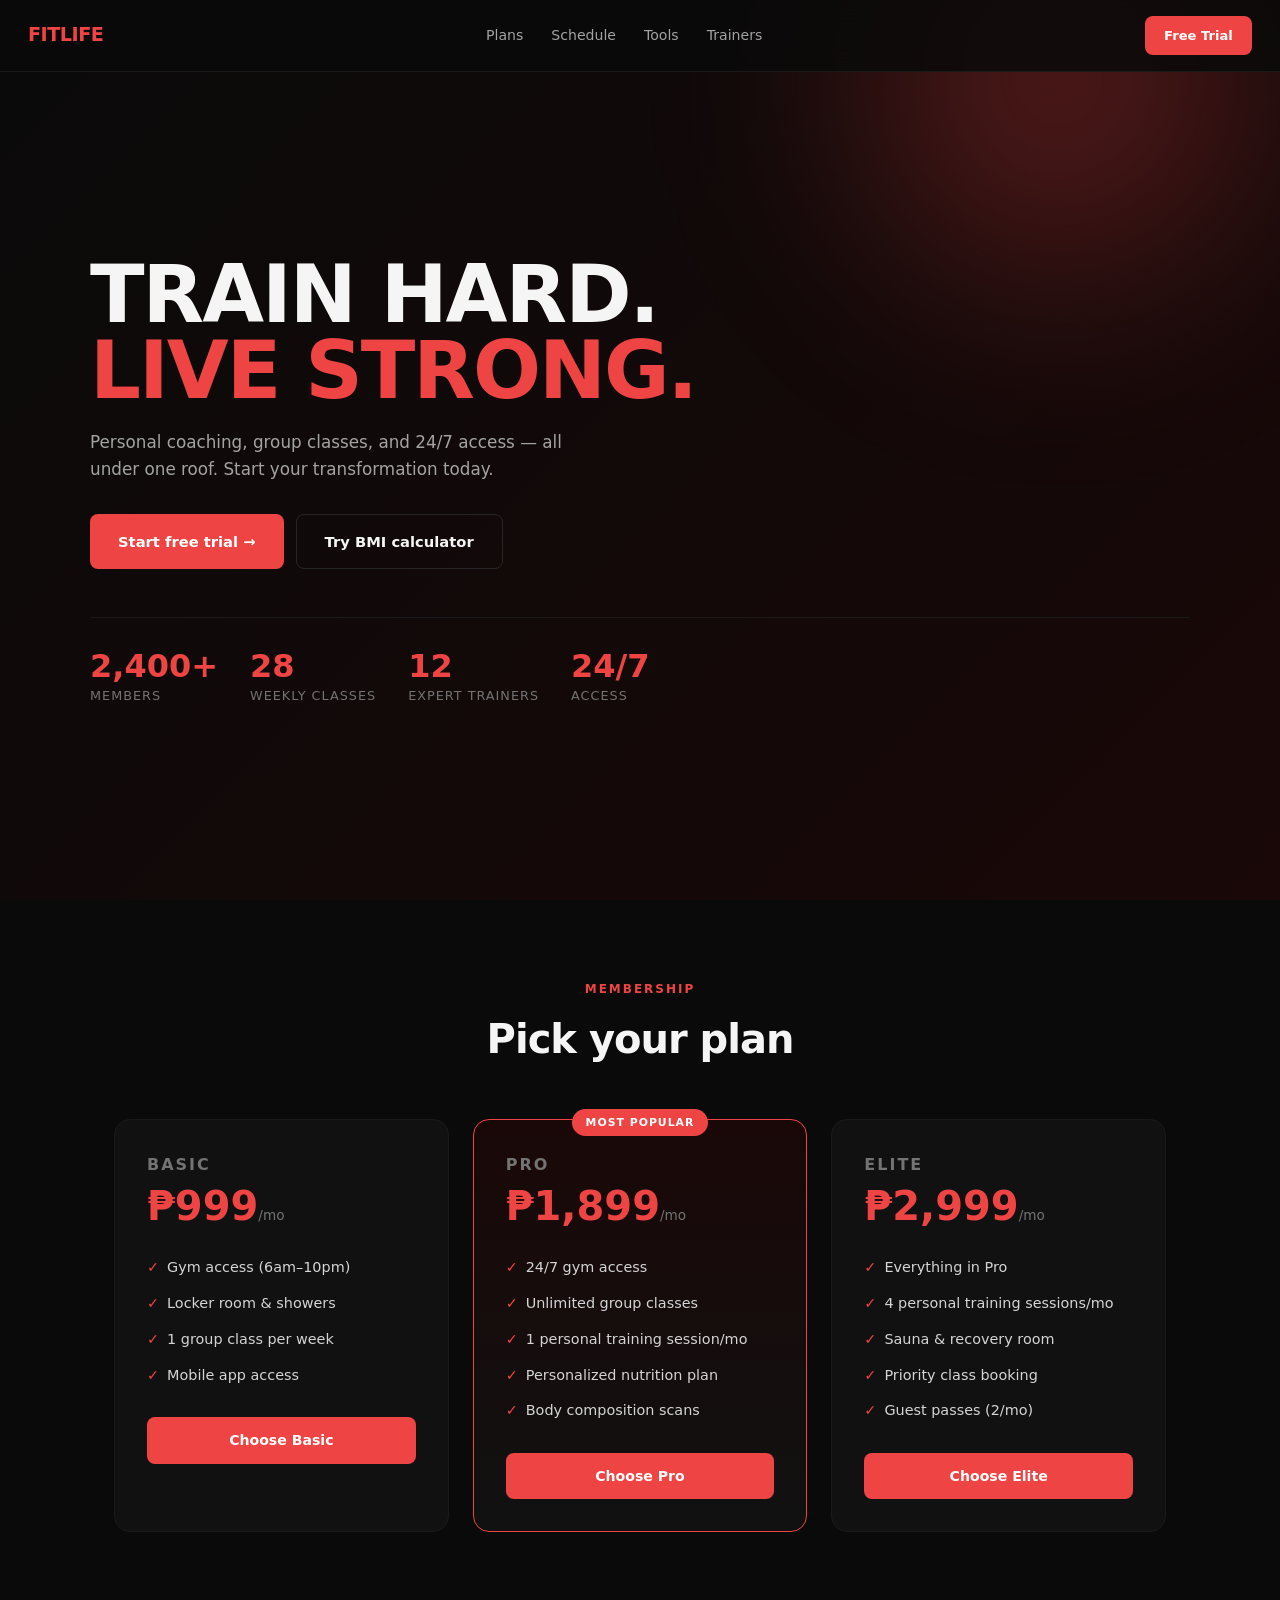
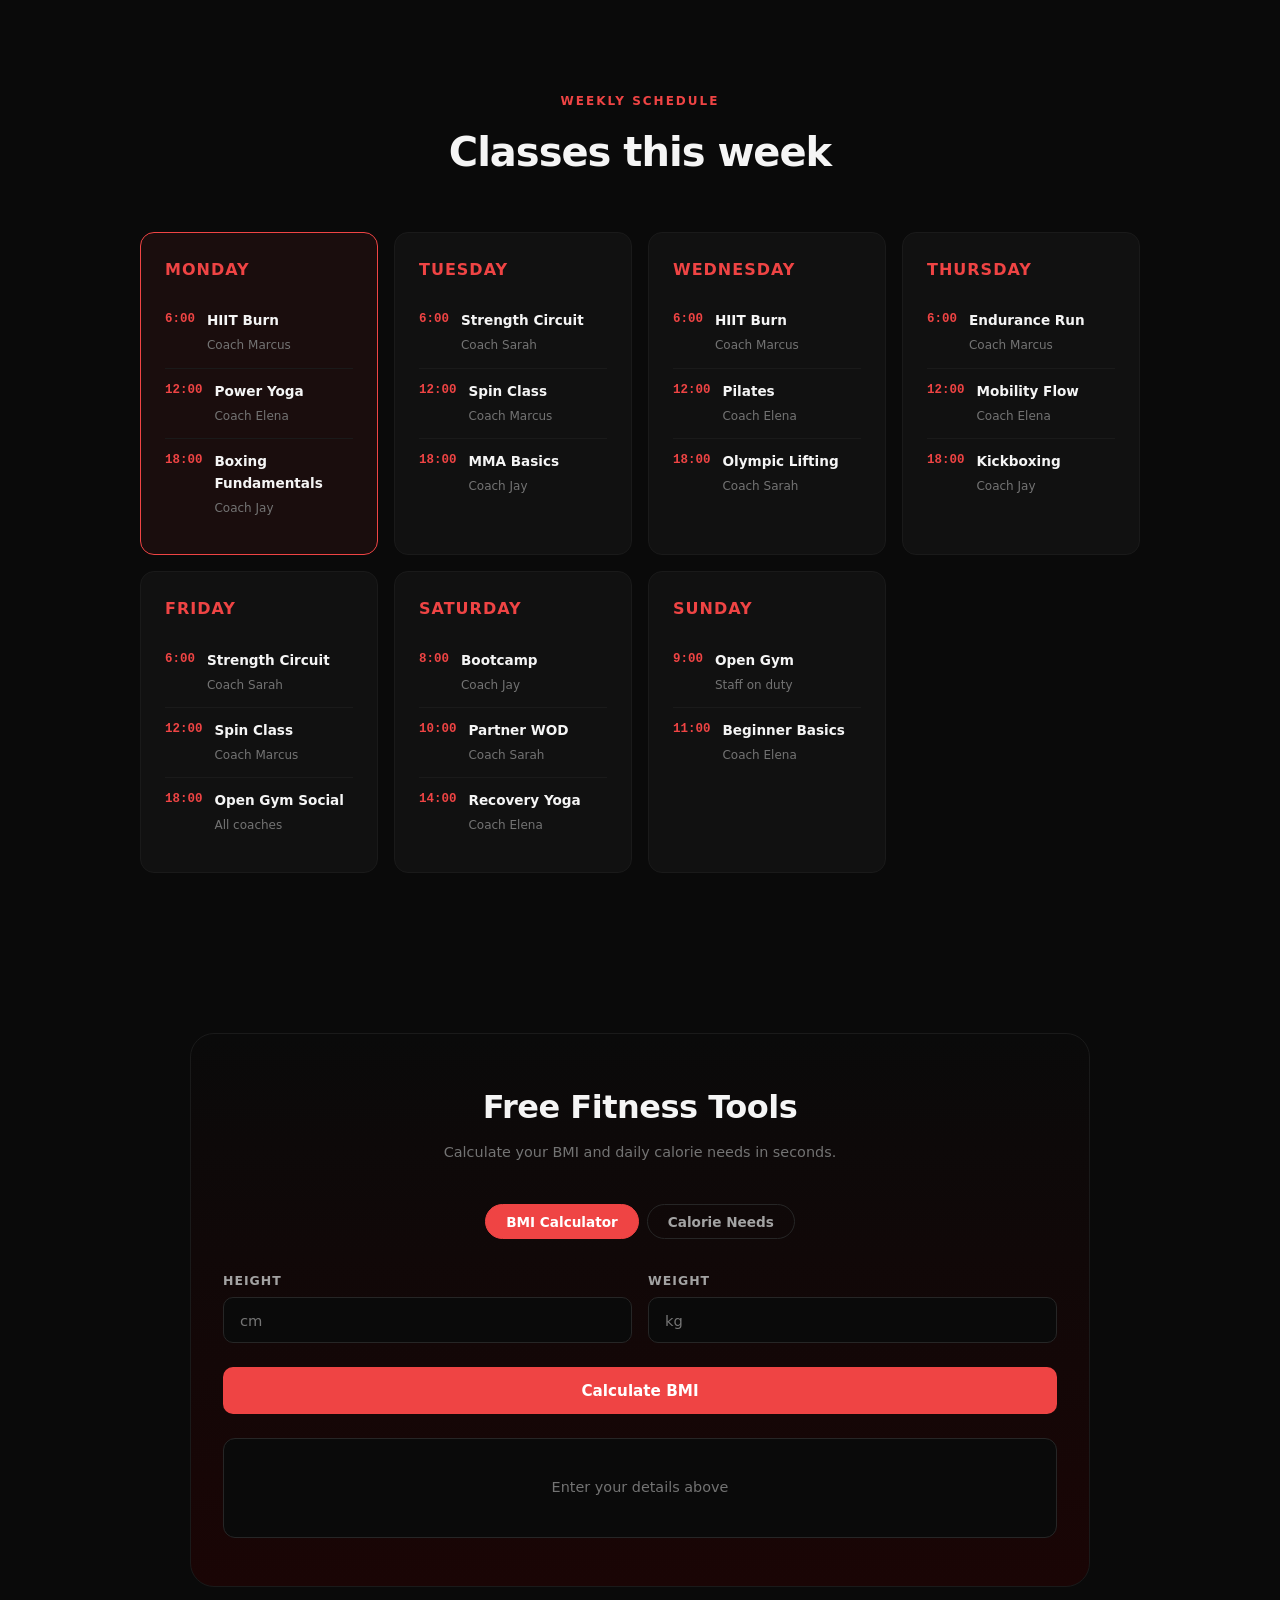
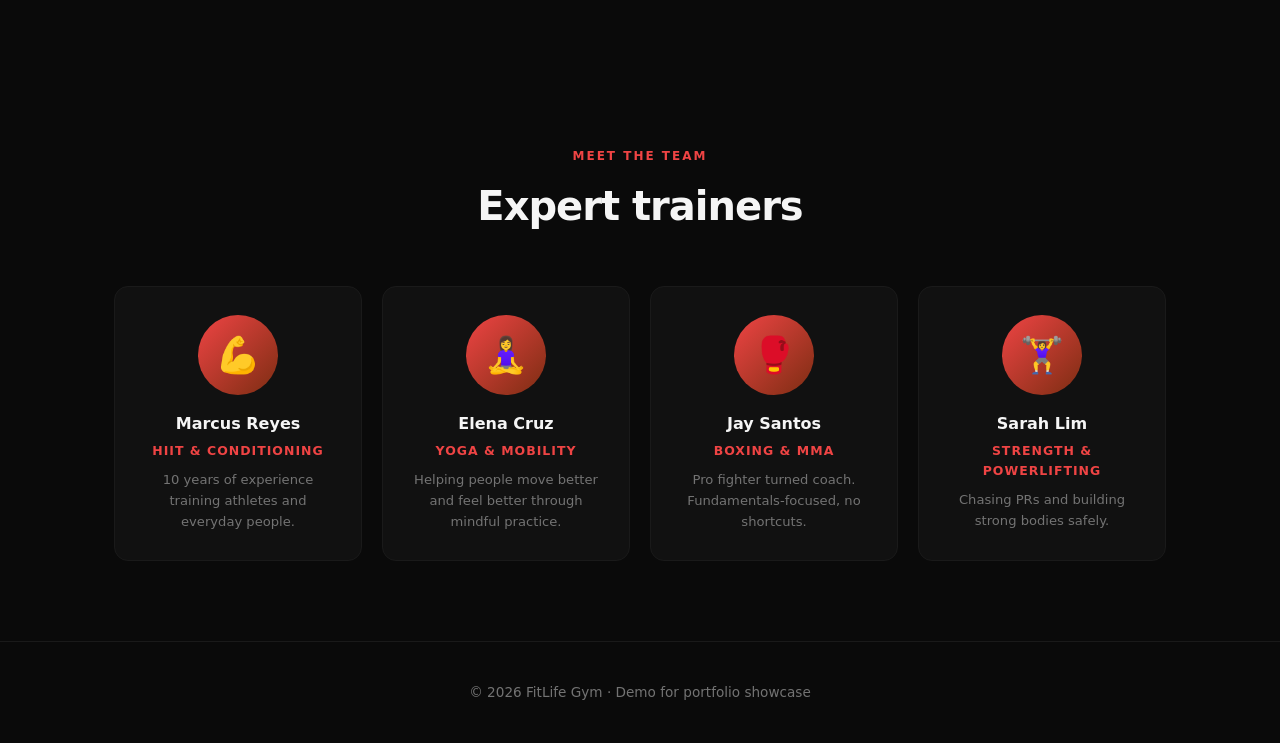
<file: demos/gym/index.html>
<!DOCTYPE html>
<html lang="en">
<head>
<meta charset="UTF-8">
<meta name="viewport" content="width=device-width,initial-scale=1">
<title>FitLife Gym — Train Hard. Live Strong.</title>
<style>
*,*::before,*::after{margin:0;padding:0;box-sizing:border-box}
html{scroll-behavior:smooth}
body{font-family:'Inter',system-ui,sans-serif;background:#0a0a0a;color:#f5f5f5;line-height:1.6}
a{color:inherit;text-decoration:none}
ul{list-style:none}
.nav{position:fixed;top:0;left:0;right:0;z-index:100;padding:1rem 1.75rem;background:rgba(10,10,10,.85);backdrop-filter:blur(14px);border-bottom:1px solid #1a1a1a;display:flex;justify-content:space-between;align-items:center}
.nav strong{font-weight:900;letter-spacing:-.5px;font-size:1.2rem;color:#ef4444}
.nav-menu{display:flex;gap:1.75rem}
.nav-menu a{color:#a3a3a3;font-size:.88rem;font-weight:500;transition:.2s}
.nav-menu a:hover{color:#ef4444}
.nav-cta{background:#ef4444;color:#fff;padding:.55rem 1.2rem;border-radius:8px;font-weight:700;font-size:.82rem;transition:.2s}
.nav-cta:hover{background:#dc2626;transform:translateY(-2px)}
.hero{min-height:100vh;display:flex;align-items:center;padding:8rem 1.5rem 4rem;position:relative;overflow:hidden;background:linear-gradient(135deg,#0a0a0a 0%,#1a0808 100%)}
.hero::before{content:"";position:absolute;top:-30%;right:-10%;width:700px;height:700px;background:radial-gradient(circle,rgba(239,68,68,.35),transparent 60%);filter:blur(80px)}
.hero-inner{max-width:1100px;margin:0 auto;width:100%;position:relative;z-index:2}
.hero h1{font-size:clamp(2.5rem,8vw,5rem);line-height:.95;letter-spacing:-2px;font-weight:900;margin-bottom:1.25rem}
.hero h1 span{color:#ef4444;display:block}
.hero p{font-size:1.05rem;color:#a3a3a3;max-width:520px;margin-bottom:2rem}
.hero-ctas{display:flex;gap:.75rem;flex-wrap:wrap}
.btn{padding:.9rem 1.75rem;border-radius:8px;font-weight:700;font-size:.92rem;cursor:pointer;border:none;transition:.25s;display:inline-flex;align-items:center;gap:.5rem;font-family:inherit}
.btn-primary{background:#ef4444;color:#fff}
.btn-primary:hover{background:#dc2626;transform:translateY(-3px);box-shadow:0 15px 30px rgba(239,68,68,.35)}
.btn-ghost{background:transparent;color:#f5f5f5;border:1px solid #262626}
.btn-ghost:hover{border-color:#ef4444;color:#ef4444}
.hero-stats{display:flex;gap:2rem;margin-top:3rem;flex-wrap:wrap;padding-top:2rem;border-top:1px solid #1a1a1a}
.hero-stat b{display:block;font-size:2rem;font-weight:900;color:#ef4444;line-height:1}
.hero-stat span{color:#737373;font-size:.8rem;text-transform:uppercase;letter-spacing:1px}
section{padding:5rem 1.5rem;max-width:1100px;margin:0 auto}
.sec-head{text-align:center;margin-bottom:3rem}
.sec-tag{color:#ef4444;font-size:.75rem;font-weight:800;letter-spacing:2px;text-transform:uppercase;display:block;margin-bottom:.5rem}
.sec-head h2{font-size:clamp(1.8rem,4vw,2.5rem);letter-spacing:-1px;font-weight:800}
.plans{display:grid;grid-template-columns:repeat(auto-fit,minmax(260px,1fr));gap:1.5rem}
.plan{background:#111;border:1px solid #1a1a1a;border-radius:16px;padding:2rem;transition:.3s;position:relative}
.plan:hover{transform:translateY(-6px);border-color:#ef4444}
.plan.hot{border-color:#ef4444;background:linear-gradient(180deg,#1a0808,#111)}
.plan.hot::before{content:"MOST POPULAR";position:absolute;top:-11px;left:50%;transform:translateX(-50%);background:#ef4444;color:#fff;font-size:.68rem;font-weight:800;padding:.3rem .85rem;border-radius:99px;letter-spacing:1px}
.plan h3{font-size:1rem;text-transform:uppercase;letter-spacing:2px;color:#737373;margin-bottom:.5rem}
.plan .price{font-size:2.5rem;font-weight:900;color:#ef4444;line-height:1;margin-bottom:.25rem}
.plan .price small{font-size:.85rem;font-weight:400;color:#737373}
.plan ul{margin:1.5rem 0;color:#d4d4d4;font-size:.9rem}
.plan li{padding:.4rem 0;display:flex;gap:.5rem;align-items:flex-start}
.plan li::before{content:"✓";color:#ef4444;font-weight:700;flex-shrink:0}
.plan a{display:block;text-align:center;padding:.75rem;border-radius:8px;background:#ef4444;color:#fff;font-weight:700;font-size:.88rem;transition:.2s}
.plan a:hover{background:#dc2626}
.schedule{background:#0a0a0a}
.sched-grid{display:grid;grid-template-columns:repeat(auto-fit,minmax(200px,1fr));gap:1rem;max-width:1000px;margin:0 auto}
.day{background:#111;border:1px solid #1a1a1a;border-radius:14px;padding:1.5rem;transition:.25s;cursor:pointer}
.day:hover,.day.active{border-color:#ef4444;background:#1a0d0d}
.day h4{font-size:1rem;text-transform:uppercase;letter-spacing:1px;color:#ef4444;margin-bottom:1rem}
.class-item{display:flex;gap:.75rem;align-items:flex-start;padding:.75rem 0;border-bottom:1px solid #1a1a1a;font-size:.82rem}
.class-item:last-child{border:none}
.class-item time{color:#ef4444;font-family:monospace;font-weight:700;flex-shrink:0;font-size:.78rem}
.class-item b{display:block;font-size:.85rem;color:#f5f5f5;margin-bottom:.15rem}
.class-item span{color:#737373;font-size:.75rem}
.tools{background:linear-gradient(180deg,#0a0a0a,#1a0505);border-radius:24px;padding:3rem 2rem;max-width:900px;margin:0 auto;border:1px solid #1a1a1a}
.tools h2{text-align:center;font-size:clamp(1.5rem,3vw,2rem);letter-spacing:-.5px;margin-bottom:.5rem}
.tools .sub{text-align:center;color:#737373;margin-bottom:2.5rem;font-size:.9rem}
.calc-tabs{display:flex;justify-content:center;gap:.5rem;margin-bottom:2rem}
.calc-tabs button{padding:.55rem 1.25rem;border:1px solid #262626;background:transparent;color:#a3a3a3;border-radius:99px;cursor:pointer;font-family:inherit;font-size:.85rem;font-weight:600;transition:.2s}
.calc-tabs button.active{background:#ef4444;color:#fff;border-color:#ef4444}
.calc-pane{display:none}
.calc-pane.active{display:block}
.calc-pane .row{display:grid;grid-template-columns:1fr 1fr;gap:1rem;margin-bottom:1rem}
.calc-pane label{display:block;font-size:.78rem;color:#a3a3a3;text-transform:uppercase;letter-spacing:1px;margin-bottom:.35rem;font-weight:600}
.calc-pane input,.calc-pane select{width:100%;padding:.85rem 1rem;border-radius:10px;border:1px solid #262626;background:#0a0a0a;color:#f5f5f5;font-family:inherit;font-size:.92rem;outline:none;transition:.2s}
.calc-pane input:focus,.calc-pane select:focus{border-color:#ef4444}
.calc-btn{width:100%;padding:.9rem;border-radius:10px;background:#ef4444;color:#fff;border:none;font-weight:700;cursor:pointer;font-family:inherit;font-size:.95rem;margin-top:.5rem}
.calc-btn:hover{background:#dc2626}
.calc-result{margin-top:1.5rem;padding:1.5rem;background:#0a0a0a;border:1px solid #262626;border-radius:12px;text-align:center;min-height:100px;display:grid;place-items:center}
.calc-result .big{font-size:2.5rem;font-weight:900;color:#ef4444;line-height:1}
.calc-result .label{color:#737373;font-size:.85rem;margin-top:.35rem;text-transform:uppercase;letter-spacing:1px}
.calc-result .note{color:#a3a3a3;font-size:.8rem;margin-top:.75rem}
.trainers{display:grid;grid-template-columns:repeat(auto-fit,minmax(220px,1fr));gap:1.25rem}
.trainer{background:#111;border:1px solid #1a1a1a;border-radius:14px;padding:1.75rem;text-align:center;cursor:pointer;transition:.3s}
.trainer:hover{transform:translateY(-6px);border-color:#ef4444}
.trainer .ava{width:80px;height:80px;border-radius:50%;background:linear-gradient(135deg,#ef4444,#7c2d12);display:grid;place-items:center;font-size:2.2rem;margin:0 auto 1rem}
.trainer h4{font-size:1rem;margin-bottom:.25rem}
.trainer .specialty{color:#ef4444;font-size:.78rem;font-weight:700;letter-spacing:1px;text-transform:uppercase;margin-bottom:.5rem}
.trainer p{color:#737373;font-size:.82rem}
.modal{position:fixed;inset:0;background:rgba(0,0,0,.85);backdrop-filter:blur(10px);display:none;place-items:center;z-index:200;padding:1.5rem}
.modal.open{display:grid}
.modal-box{background:#111;border:1px solid #262626;border-radius:20px;max-width:520px;width:100%;padding:2rem;position:relative;animation:pop .3s ease}
@keyframes pop{from{transform:scale(.94);opacity:0}}
.modal-close{position:absolute;top:1rem;right:1rem;background:none;border:none;color:#737373;font-size:1.5rem;cursor:pointer}
.modal-box .ava{width:90px;height:90px;border-radius:50%;background:linear-gradient(135deg,#ef4444,#7c2d12);display:grid;place-items:center;font-size:2.5rem;margin:0 auto 1rem}
.modal-box h3{text-align:center;font-size:1.4rem;margin-bottom:.25rem}
.modal-box .specialty{text-align:center;color:#ef4444;font-size:.78rem;font-weight:700;letter-spacing:1px;text-transform:uppercase;margin-bottom:1rem}
.modal-box p{color:#a3a3a3;font-size:.9rem;margin-bottom:1rem;text-align:center}
.modal-box ul{background:#0a0a0a;border-radius:10px;padding:1rem;font-size:.85rem;color:#d4d4d4}
.modal-box ul li{padding:.35rem 0}
.modal-box ul li::before{content:"💪 ";margin-right:.25rem}
footer{background:#0a0a0a;border-top:1px solid #1a1a1a;padding:2.5rem 1.5rem;text-align:center;color:#737373;font-size:.85rem}
@media(max-width:800px){.nav-menu{display:none}.calc-pane .row{grid-template-columns:1fr}}
</style>
</head>
<body>

<nav class="nav">
  <strong>FITLIFE</strong>
  <div class="nav-menu">
    <a href="#plans">Plans</a>
    <a href="#schedule">Schedule</a>
    <a href="#tools">Tools</a>
    <a href="#trainers">Trainers</a>
  </div>
  <a href="#plans" class="nav-cta">Free Trial</a>
</nav>

<header class="hero">
  <div class="hero-inner">
    <h1>TRAIN HARD.<span>LIVE STRONG.</span></h1>
    <p>Personal coaching, group classes, and 24/7 access — all under one roof. Start your transformation today.</p>
    <div class="hero-ctas">
      <a href="#plans" class="btn btn-primary">Start free trial →</a>
      <a href="#tools" class="btn btn-ghost">Try BMI calculator</a>
    </div>
    <div class="hero-stats">
      <div class="hero-stat"><b>2,400+</b><span>Members</span></div>
      <div class="hero-stat"><b>28</b><span>Weekly classes</span></div>
      <div class="hero-stat"><b>12</b><span>Expert trainers</span></div>
      <div class="hero-stat"><b>24/7</b><span>Access</span></div>
    </div>
  </div>
</header>

<section id="plans">
  <div class="sec-head">
    <span class="sec-tag">Membership</span>
    <h2>Pick your plan</h2>
  </div>
  <div class="plans">
    <div class="plan">
      <h3>Basic</h3>
      <div class="price">₱999<small>/mo</small></div>
      <ul>
        <li>Gym access (6am–10pm)</li>
        <li>Locker room &amp; showers</li>
        <li>1 group class per week</li>
        <li>Mobile app access</li>
      </ul>
      <a href="#">Choose Basic</a>
    </div>
    <div class="plan hot">
      <h3>Pro</h3>
      <div class="price">₱1,899<small>/mo</small></div>
      <ul>
        <li>24/7 gym access</li>
        <li>Unlimited group classes</li>
        <li>1 personal training session/mo</li>
        <li>Personalized nutrition plan</li>
        <li>Body composition scans</li>
      </ul>
      <a href="#">Choose Pro</a>
    </div>
    <div class="plan">
      <h3>Elite</h3>
      <div class="price">₱2,999<small>/mo</small></div>
      <ul>
        <li>Everything in Pro</li>
        <li>4 personal training sessions/mo</li>
        <li>Sauna &amp; recovery room</li>
        <li>Priority class booking</li>
        <li>Guest passes (2/mo)</li>
      </ul>
      <a href="#">Choose Elite</a>
    </div>
  </div>
</section>

<section class="schedule" id="schedule">
  <div class="sec-head">
    <span class="sec-tag">Weekly Schedule</span>
    <h2>Classes this week</h2>
  </div>
  <div class="sched-grid" id="schedGrid"></div>
</section>

<section id="tools">
  <div class="tools">
    <h2>Free Fitness Tools</h2>
    <p class="sub">Calculate your BMI and daily calorie needs in seconds.</p>
    <div class="calc-tabs">
      <button class="active" data-pane="bmi">BMI Calculator</button>
      <button data-pane="calorie">Calorie Needs</button>
    </div>

    <div class="calc-pane active" id="bmiPane">
      <div class="row">
        <div><label>Height</label><input type="number" id="bmiH" placeholder="cm" min="100" max="250"></div>
        <div><label>Weight</label><input type="number" id="bmiW" placeholder="kg" min="30" max="300"></div>
      </div>
      <button class="calc-btn" id="bmiBtn">Calculate BMI</button>
      <div class="calc-result" id="bmiResult"><span style="color:#737373;font-size:.9rem">Enter your details above</span></div>
    </div>

    <div class="calc-pane" id="caloriePane">
      <div class="row">
        <div><label>Age</label><input type="number" id="calAge" placeholder="years" min="15" max="100"></div>
        <div><label>Gender</label><select id="calGender"><option value="male">Male</option><option value="female">Female</option></select></div>
      </div>
      <div class="row">
        <div><label>Height (cm)</label><input type="number" id="calH" placeholder="cm"></div>
        <div><label>Weight (kg)</label><input type="number" id="calW" placeholder="kg"></div>
      </div>
      <div class="row">
        <div><label>Activity Level</label><select id="calAct">
          <option value="1.2">Sedentary</option>
          <option value="1.375">Lightly active</option>
          <option value="1.55" selected>Moderately active</option>
          <option value="1.725">Very active</option>
          <option value="1.9">Extremely active</option>
        </select></div>
        <div><label>Goal</label><select id="calGoal">
          <option value="-500">Lose weight</option>
          <option value="0" selected>Maintain</option>
          <option value="500">Gain muscle</option>
        </select></div>
      </div>
      <button class="calc-btn" id="calBtn">Calculate daily calories</button>
      <div class="calc-result" id="calResult"><span style="color:#737373;font-size:.9rem">Enter your details above</span></div>
    </div>
  </div>
</section>

<section id="trainers">
  <div class="sec-head">
    <span class="sec-tag">Meet the team</span>
    <h2>Expert trainers</h2>
  </div>
  <div class="trainers" id="trainersGrid"></div>
</section>

<footer>© 2026 FitLife Gym · Demo for portfolio showcase</footer>

<div class="modal" id="modal">
  <div class="modal-box">
    <button class="modal-close" id="modalClose">×</button>
    <div class="ava" id="mAvatar"></div>
    <h3 id="mName"></h3>
    <div class="specialty" id="mSpec"></div>
    <p id="mBio"></p>
    <ul id="mList"></ul>
  </div>
</div>

<script>
// Schedule data
const schedule=[
  {day:"Monday",classes:[{time:"6:00",name:"HIIT Burn",trainer:"Coach Marcus"},{time:"12:00",name:"Power Yoga",trainer:"Coach Elena"},{time:"18:00",name:"Boxing Fundamentals",trainer:"Coach Jay"}]},
  {day:"Tuesday",classes:[{time:"6:00",name:"Strength Circuit",trainer:"Coach Sarah"},{time:"12:00",name:"Spin Class",trainer:"Coach Marcus"},{time:"18:00",name:"MMA Basics",trainer:"Coach Jay"}]},
  {day:"Wednesday",classes:[{time:"6:00",name:"HIIT Burn",trainer:"Coach Marcus"},{time:"12:00",name:"Pilates",trainer:"Coach Elena"},{time:"18:00",name:"Olympic Lifting",trainer:"Coach Sarah"}]},
  {day:"Thursday",classes:[{time:"6:00",name:"Endurance Run",trainer:"Coach Marcus"},{time:"12:00",name:"Mobility Flow",trainer:"Coach Elena"},{time:"18:00",name:"Kickboxing",trainer:"Coach Jay"}]},
  {day:"Friday",classes:[{time:"6:00",name:"Strength Circuit",trainer:"Coach Sarah"},{time:"12:00",name:"Spin Class",trainer:"Coach Marcus"},{time:"18:00",name:"Open Gym Social",trainer:"All coaches"}]},
  {day:"Saturday",classes:[{time:"8:00",name:"Bootcamp",trainer:"Coach Jay"},{time:"10:00",name:"Partner WOD",trainer:"Coach Sarah"},{time:"14:00",name:"Recovery Yoga",trainer:"Coach Elena"}]},
  {day:"Sunday",classes:[{time:"9:00",name:"Open Gym",trainer:"Staff on duty"},{time:"11:00",name:"Beginner Basics",trainer:"Coach Elena"}]}
];

document.getElementById('schedGrid').innerHTML=schedule.map((d,i)=>`
  <div class="day ${i===0?'active':''}">
    <h4>${d.day}</h4>
    ${d.classes.map(c=>`<div class="class-item"><time>${c.time}</time><div><b>${c.name}</b><span>${c.trainer}</span></div></div>`).join('')}
  </div>`).join('');

document.querySelectorAll('.day').forEach(d=>d.onclick=()=>{
  document.querySelectorAll('.day').forEach(x=>x.classList.remove('active'));
  d.classList.add('active');
});

// Calc tabs
document.querySelectorAll('.calc-tabs button').forEach(b=>b.onclick=()=>{
  document.querySelectorAll('.calc-tabs button').forEach(x=>x.classList.remove('active'));
  document.querySelectorAll('.calc-pane').forEach(x=>x.classList.remove('active'));
  b.classList.add('active');
  document.getElementById(b.dataset.pane+'Pane').classList.add('active');
});

// BMI
document.getElementById('bmiBtn').onclick=()=>{
  const h=+document.getElementById('bmiH').value/100;
  const w=+document.getElementById('bmiW').value;
  const out=document.getElementById('bmiResult');
  if(!h||!w||h<1||h>2.5||w<30||w>300){out.innerHTML='<span style="color:#f87171">Please enter valid values.</span>';return;}
  const bmi=(w/(h*h)).toFixed(1);
  let cat,color;
  if(bmi<18.5){cat="Underweight";color="#fbbf24";}
  else if(bmi<25){cat="Normal weight";color="#22c55e";}
  else if(bmi<30){cat="Overweight";color="#f97316";}
  else{cat="Obese";color="#ef4444";}
  out.innerHTML=`<div><div class="big">${bmi}</div><div class="label">BMI</div><div class="note" style="color:${color};font-weight:700">${cat}</div></div>`;
};

// Calorie
document.getElementById('calBtn').onclick=()=>{
  const age=+document.getElementById('calAge').value;
  const gender=document.getElementById('calGender').value;
  const h=+document.getElementById('calH').value;
  const w=+document.getElementById('calW').value;
  const act=+document.getElementById('calAct').value;
  const goal=+document.getElementById('calGoal').value;
  const out=document.getElementById('calResult');
  if(!age||!h||!w){out.innerHTML='<span style="color:#f87171">Please fill all fields.</span>';return;}
  // Mifflin-St Jeor
  let bmr;
  if(gender==='male')bmr=10*w+6.25*h-5*age+5;
  else bmr=10*w+6.25*h-5*age-161;
  const tdee=Math.round(bmr*act);
  const target=tdee+goal;
  const goalText=goal<0?'Weight loss':goal>0?'Muscle gain':'Maintenance';
  out.innerHTML=`<div><div class="big">${target}</div><div class="label">kcal / day</div><div class="note">${goalText} · TDEE: ${tdee} kcal</div></div>`;
};

// Trainers
const trainers=[
  {id:'marcus',emoji:'💪',name:"Marcus Reyes",specialty:"HIIT & Conditioning",bio:"10 years of experience training athletes and everyday people.",list:["NASM Certified Personal Trainer","CrossFit Level 2","Former national athlete"]},
  {id:'elena',emoji:'🧘‍♀️',name:"Elena Cruz",specialty:"Yoga & Mobility",bio:"Helping people move better and feel better through mindful practice.",list:["RYT-500 Yoga Alliance","FRC Mobility Specialist","Prenatal yoga certified"]},
  {id:'jay',emoji:'🥊',name:"Jay Santos",specialty:"Boxing & MMA",bio:"Pro fighter turned coach. Fundamentals-focused, no shortcuts.",list:["Pro MMA record 12-3","Boxing Level 2 Coach","CPR & First Aid certified"]},
  {id:'sarah',emoji:'🏋️‍♀️',name:"Sarah Lim",specialty:"Strength & Powerlifting",bio:"Chasing PRs and building strong bodies safely.",list:["NSCA-CSCS certified","IPF National competitor","Precision Nutrition L1"]}
];
document.getElementById('trainersGrid').innerHTML=trainers.map(t=>`
  <div class="trainer" data-id="${t.id}">
    <div class="ava">${t.emoji}</div>
    <h4>${t.name}</h4>
    <div class="specialty">${t.specialty}</div>
    <p>${t.bio}</p>
  </div>`).join('');

const modal=document.getElementById('modal');
document.querySelectorAll('.trainer').forEach(c=>c.onclick=()=>{
  const t=trainers.find(x=>x.id===c.dataset.id);
  document.getElementById('mAvatar').textContent=t.emoji;
  document.getElementById('mName').textContent=t.name;
  document.getElementById('mSpec').textContent=t.specialty;
  document.getElementById('mBio').textContent=t.bio;
  document.getElementById('mList').innerHTML=t.list.map(x=>`<li>${x}</li>`).join('');
  modal.classList.add('open');
});
document.getElementById('modalClose').onclick=()=>modal.classList.remove('open');
modal.onclick=e=>{if(e.target===modal)modal.classList.remove('open');};
</script>
</body>
</html>
</file>
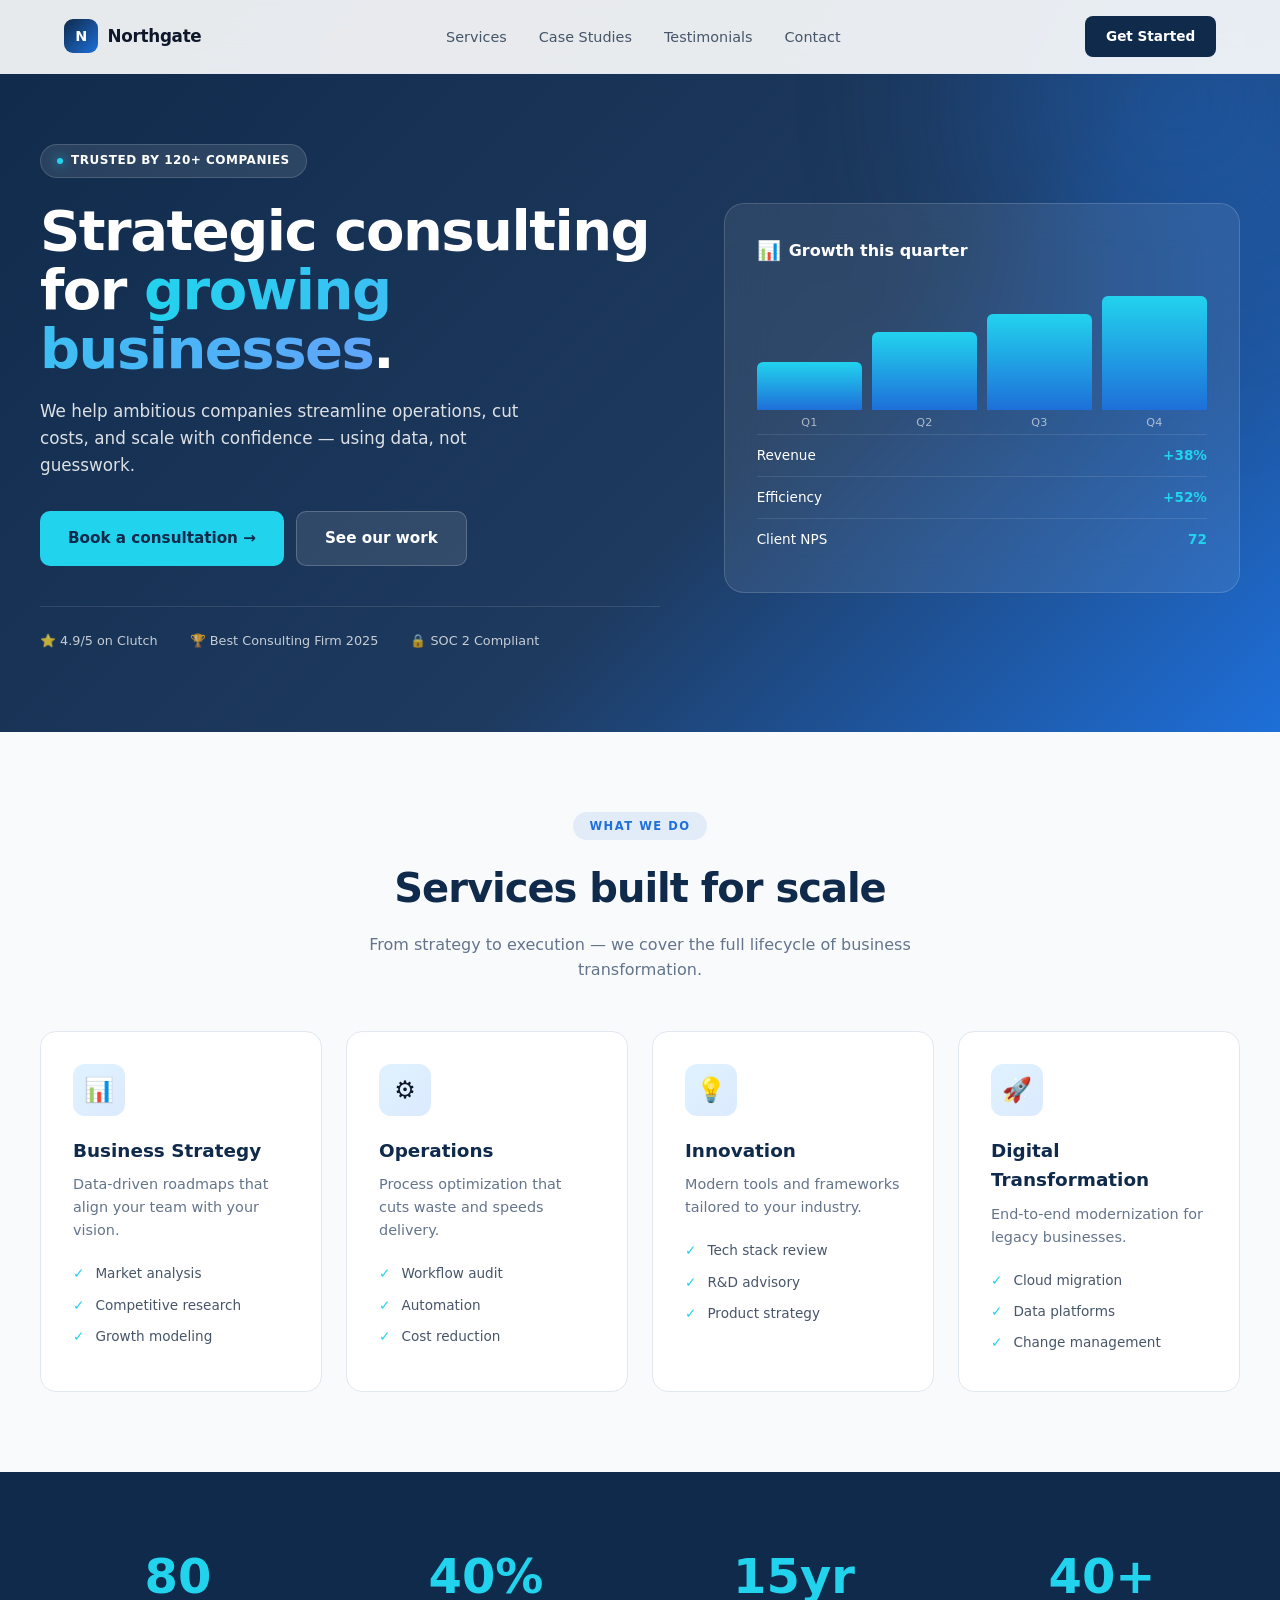
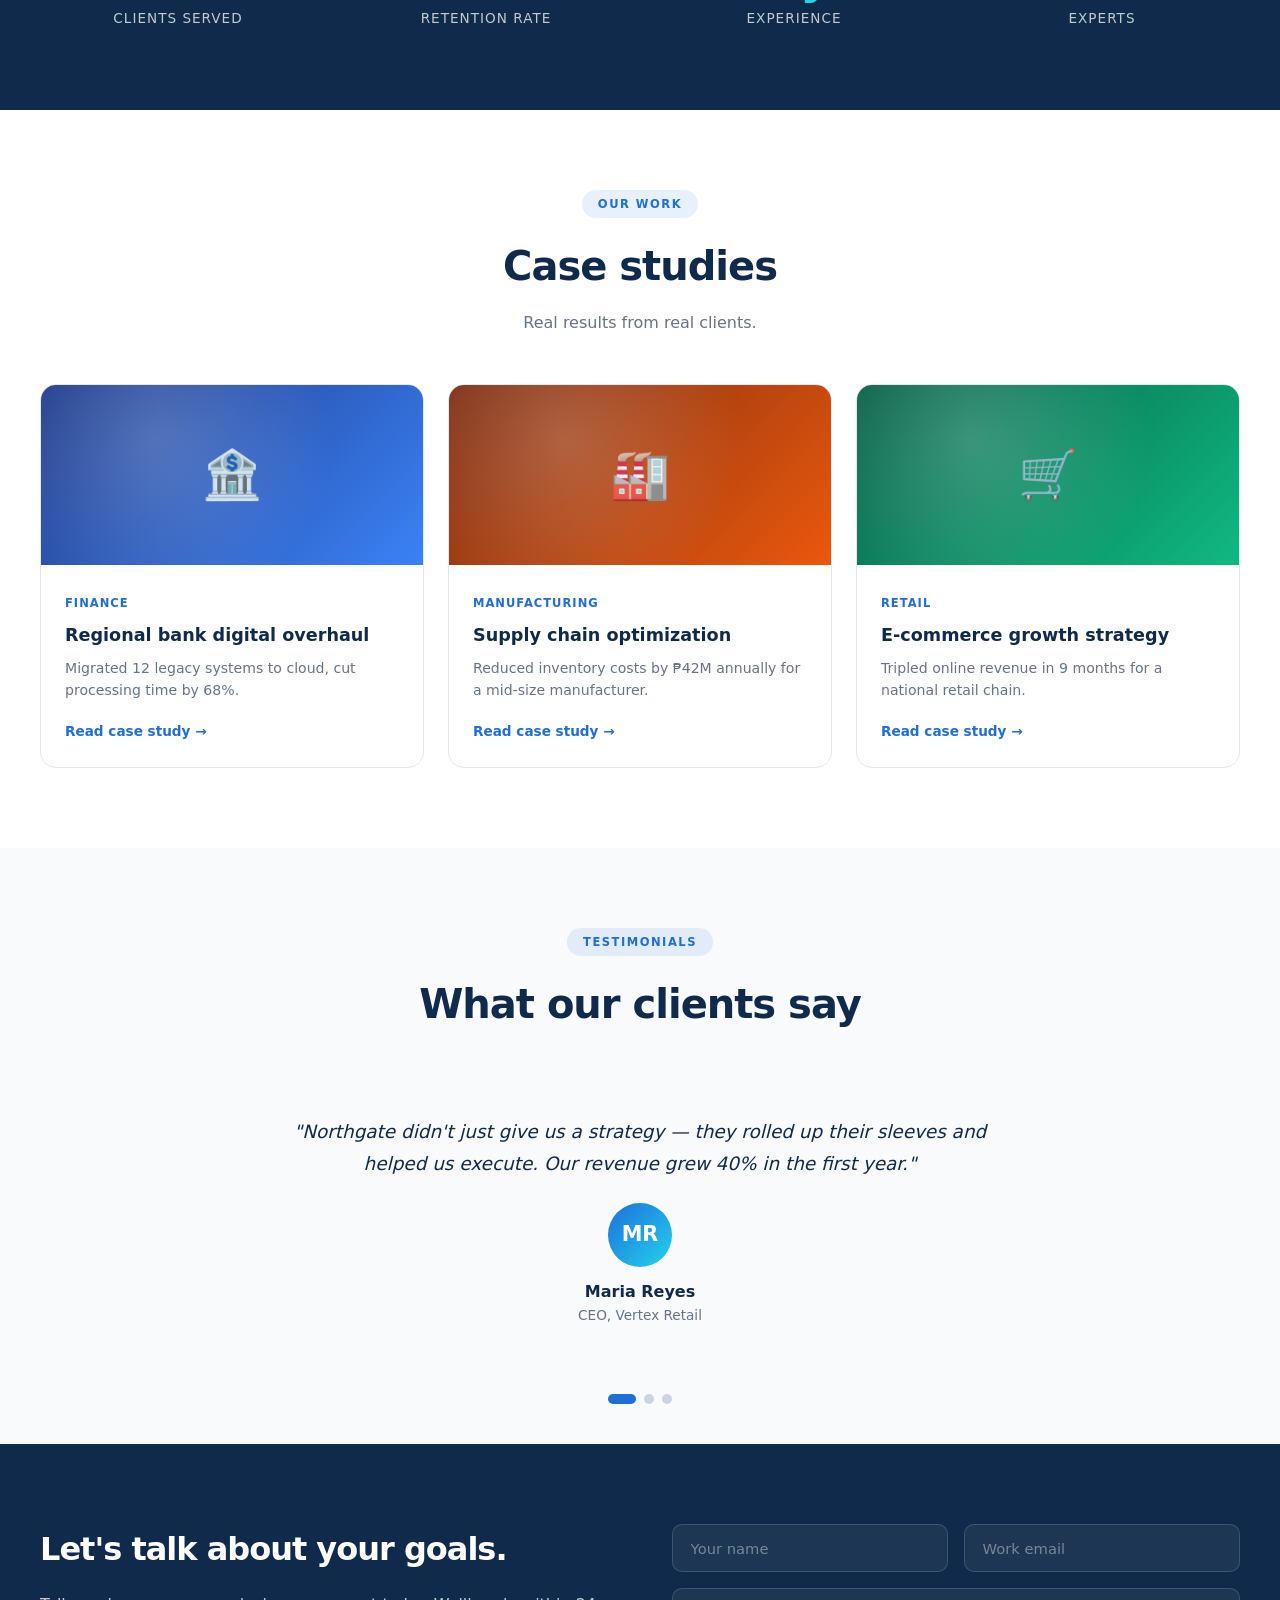
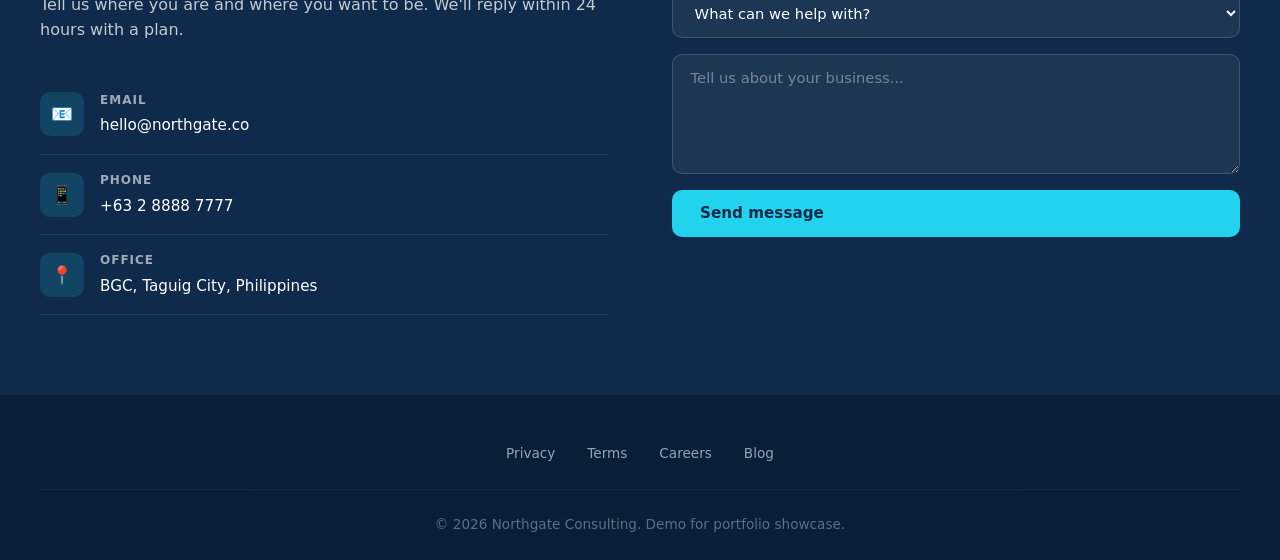
<file: demos/northgate/index.html>
<!DOCTYPE html>
<html lang="en">
<head>
<meta charset="UTF-8">
<meta name="viewport" content="width=device-width,initial-scale=1">
<title>Northgate Consulting — Strategic Business Partners</title>
<style>
*,*::before,*::after{margin:0;padding:0;box-sizing:border-box}
html{scroll-behavior:smooth;scroll-padding-top:80px}
body{font-family:'Inter',system-ui,-apple-system,sans-serif;background:#fff;color:#0f172a;line-height:1.6;overflow-x:hidden}
a{color:inherit;text-decoration:none}
img{max-width:100%;display:block}

/* ---- NAV ---- */
.nav{position:fixed;top:0;left:0;right:0;z-index:100;background:rgba(255,255,255,.9);backdrop-filter:blur(14px);border-bottom:1px solid #e2e8f0;transition:.3s}
.nav.scrolled{box-shadow:0 4px 30px rgba(15,42,74,.08)}
.nav-inner{max-width:1200px;margin:0 auto;padding:1rem 1.5rem;display:flex;align-items:center;justify-content:space-between}
.logo{display:flex;align-items:center;gap:.6rem;font-weight:800;font-size:1.05rem;letter-spacing:-.3px}
.logo-mark{width:34px;height:34px;border-radius:9px;background:linear-gradient(135deg,#0f2a4a,#1e6fd9);display:grid;place-items:center;color:#fff;font-weight:900;font-size:.9rem}
.nav-menu{display:flex;gap:2rem;list-style:none}
.nav-menu a{font-size:.9rem;color:#475569;font-weight:500;position:relative;transition:.2s}
.nav-menu a:hover{color:#1e6fd9}
.nav-menu a::after{content:"";position:absolute;left:0;bottom:-4px;width:0;height:2px;background:#1e6fd9;transition:.3s}
.nav-menu a:hover::after{width:100%}
.nav-cta{padding:.6rem 1.3rem;background:#0f2a4a;color:#fff;border-radius:8px;font-weight:600;font-size:.85rem;transition:.25s}
.nav-cta:hover{background:#1e6fd9;transform:translateY(-2px)}
.burger{display:none;background:none;border:none;font-size:1.4rem;cursor:pointer;color:#0f2a4a}

/* ---- HERO ---- */
.hero{position:relative;padding:9rem 1.5rem 5rem;background:linear-gradient(135deg,#0f2a4a 0%,#1e3a5f 60%,#1e6fd9 100%);color:#fff;overflow:hidden}
.hero::before{content:"";position:absolute;top:-200px;right:-200px;width:600px;height:600px;background:radial-gradient(circle,rgba(30,111,217,.5),transparent 70%);filter:blur(60px)}
.hero-inner{max-width:1200px;margin:0 auto;display:grid;grid-template-columns:1.2fr 1fr;gap:4rem;align-items:center;position:relative;z-index:2}
.hero-tag{display:inline-flex;align-items:center;gap:.5rem;padding:.4rem 1rem;border-radius:99px;background:rgba(255,255,255,.1);border:1px solid rgba(255,255,255,.15);font-size:.75rem;font-weight:600;letter-spacing:.5px;text-transform:uppercase;margin-bottom:1.5rem}
.hero-tag::before{content:"";width:6px;height:6px;border-radius:50%;background:#22d3ee;box-shadow:0 0 12px #22d3ee}
.hero h1{font-size:clamp(2.2rem,5vw,3.5rem);line-height:1.05;letter-spacing:-1.5px;font-weight:800;margin-bottom:1.25rem}
.hero h1 em{font-style:normal;background:linear-gradient(90deg,#22d3ee,#60a5fa);-webkit-background-clip:text;background-clip:text;color:transparent}
.hero p{font-size:1.05rem;opacity:.85;max-width:520px;margin-bottom:2rem}
.hero-btns{display:flex;gap:.75rem;flex-wrap:wrap;margin-bottom:2.5rem}
.btn{padding:.9rem 1.75rem;border-radius:10px;font-weight:600;font-size:.95rem;cursor:pointer;border:none;transition:.25s;display:inline-flex;align-items:center;gap:.5rem;font-family:inherit}
.btn-primary{background:#22d3ee;color:#0f2a4a}
.btn-primary:hover{background:#67e8f9;transform:translateY(-3px);box-shadow:0 15px 30px rgba(34,211,238,.3)}
.btn-ghost{background:rgba(255,255,255,.1);color:#fff;border:1px solid rgba(255,255,255,.2)}
.btn-ghost:hover{background:rgba(255,255,255,.2)}
.hero-trust{display:flex;gap:2rem;align-items:center;padding-top:1.5rem;border-top:1px solid rgba(255,255,255,.15);font-size:.8rem;opacity:.75;flex-wrap:wrap}
.hero-card{background:rgba(255,255,255,.08);backdrop-filter:blur(20px);border:1px solid rgba(255,255,255,.15);border-radius:20px;padding:2rem;position:relative}
.hero-card h3{font-size:1rem;margin-bottom:1.5rem;display:flex;align-items:center;gap:.5rem}
.hero-card h3::before{content:"📊";font-size:1.2rem}
.chart{display:flex;align-items:flex-end;gap:.6rem;height:120px;margin-bottom:1.5rem}
.bar{flex:1;background:linear-gradient(180deg,#22d3ee,#1e6fd9);border-radius:6px 6px 0 0;animation:grow 1.2s ease-out;position:relative}
.bar::after{content:attr(data-label);position:absolute;bottom:-22px;left:50%;transform:translateX(-50%);font-size:.7rem;opacity:.6;white-space:nowrap}
@keyframes grow{from{height:0}to{height:var(--h)}}
.hero-card .metric{display:flex;justify-content:space-between;padding:.6rem 0;border-top:1px solid rgba(255,255,255,.1);font-size:.85rem}
.hero-card .metric b{color:#22d3ee}

/* ---- SECTION ---- */
section{padding:5rem 1.5rem}
.container{max-width:1200px;margin:0 auto}
.sec-head{text-align:center;margin-bottom:3rem}
.sec-tag{display:inline-block;padding:.3rem 1rem;border-radius:99px;background:rgba(30,111,217,.1);color:#1e6fd9;font-size:.72rem;font-weight:700;letter-spacing:1.5px;text-transform:uppercase;margin-bottom:1rem}
.sec-head h2{font-size:clamp(1.8rem,3.5vw,2.5rem);letter-spacing:-1px;margin-bottom:.75rem;color:#0f2a4a}
.sec-head p{color:#64748b;max-width:560px;margin:0 auto}

/* ---- SERVICES ---- */
.services{background:#f8fafc}
.services-grid{display:grid;grid-template-columns:repeat(auto-fit,minmax(280px,1fr));gap:1.5rem}
.svc{background:#fff;padding:2rem;border-radius:16px;border:1px solid #e2e8f0;transition:.3s;cursor:pointer;position:relative;overflow:hidden}
.svc::before{content:"";position:absolute;top:0;left:0;width:100%;height:3px;background:linear-gradient(90deg,#1e6fd9,#22d3ee);transform:scaleX(0);transform-origin:left;transition:.4s}
.svc:hover::before{transform:scaleX(1)}
.svc:hover{transform:translateY(-6px);box-shadow:0 20px 40px rgba(15,42,74,.1);border-color:transparent}
.svc-icon{width:52px;height:52px;border-radius:12px;background:linear-gradient(135deg,#e0f2fe,#dbeafe);display:grid;place-items:center;font-size:1.5rem;margin-bottom:1.25rem;transition:.3s}
.svc:hover .svc-icon{transform:rotate(-6deg) scale(1.08)}
.svc h3{font-size:1.15rem;margin-bottom:.5rem;color:#0f2a4a}
.svc p{color:#64748b;font-size:.9rem;margin-bottom:1rem}
.svc ul{list-style:none;font-size:.85rem;color:#475569}
.svc ul li{padding:.3rem 0;padding-left:1.4rem;position:relative}
.svc ul li::before{content:"✓";position:absolute;left:0;color:#22d3ee;font-weight:700}

/* ---- STATS ---- */
.stats{background:#0f2a4a;color:#fff}
.stats-grid{display:grid;grid-template-columns:repeat(auto-fit,minmax(180px,1fr));gap:2rem;text-align:center}
.stat-num{font-size:clamp(2rem,4vw,3rem);font-weight:800;color:#22d3ee;line-height:1}
.stat-label{font-size:.85rem;opacity:.75;margin-top:.5rem;text-transform:uppercase;letter-spacing:1px}

/* ---- CASE STUDIES ---- */
.cases-grid{display:grid;grid-template-columns:repeat(auto-fit,minmax(300px,1fr));gap:1.5rem}
.case{background:#fff;border:1px solid #e2e8f0;border-radius:16px;overflow:hidden;transition:.3s;cursor:pointer}
.case:hover{transform:translateY(-6px);box-shadow:0 20px 40px rgba(15,42,74,.12);border-color:transparent}
.case-img{height:180px;background:linear-gradient(135deg,var(--c1,#0f2a4a),var(--c2,#1e6fd9));display:grid;place-items:center;color:#fff;font-size:3rem;position:relative;overflow:hidden}
.case-img::after{content:"";position:absolute;inset:0;background:radial-gradient(circle at 30% 30%,rgba(255,255,255,.2),transparent 60%)}
.case-body{padding:1.5rem}
.case-body .tag{font-size:.72rem;color:#1e6fd9;font-weight:700;letter-spacing:1px;text-transform:uppercase}
.case-body h3{font-size:1.1rem;margin:.4rem 0 .5rem;color:#0f2a4a}
.case-body p{color:#64748b;font-size:.88rem;margin-bottom:1rem}
.case-body .read{color:#1e6fd9;font-size:.85rem;font-weight:600;display:inline-flex;align-items:center;gap:.3rem}
.case-body .read::after{content:"→";transition:.3s}
.case:hover .read::after{transform:translateX(4px)}

/* ---- TESTIMONIALS ---- */
.testi{background:#f8fafc}
.testi-slider{max-width:800px;margin:0 auto;position:relative;min-height:280px}
.testi-slide{position:absolute;inset:0;opacity:0;transition:.5s;pointer-events:none;text-align:center;padding:2rem}
.testi-slide.active{opacity:1;pointer-events:auto}
.testi-quote{font-size:1.15rem;color:#0f2a4a;font-style:italic;line-height:1.7;margin-bottom:1.5rem;font-weight:500}
.testi-avatar{width:64px;height:64px;border-radius:50%;background:linear-gradient(135deg,#1e6fd9,#22d3ee);display:grid;place-items:center;color:#fff;font-weight:700;font-size:1.3rem;margin:0 auto .75rem}
.testi-name{font-weight:700;color:#0f2a4a}
.testi-role{color:#64748b;font-size:.85rem}
.testi-dots{display:flex;justify-content:center;gap:.5rem;margin-top:2rem;position:absolute;bottom:-40px;left:0;right:0}
.testi-dots button{width:10px;height:10px;border-radius:50%;border:none;background:#cbd5e1;cursor:pointer;transition:.25s;padding:0}
.testi-dots button.active{background:#1e6fd9;width:28px;border-radius:99px}

/* ---- CONTACT ---- */
.contact{background:#0f2a4a;color:#fff}
.contact-grid{display:grid;grid-template-columns:1fr 1fr;gap:4rem;align-items:start}
.contact-info h2{font-size:2rem;letter-spacing:-1px;margin-bottom:1rem}
.contact-info p{opacity:.75;margin-bottom:2rem}
.contact-item{display:flex;gap:1rem;padding:1rem 0;border-bottom:1px solid rgba(255,255,255,.1);align-items:center}
.contact-item .ico{width:44px;height:44px;background:rgba(34,211,238,.15);border-radius:10px;display:grid;place-items:center;font-size:1.1rem;flex-shrink:0}
.contact-item b{display:block;font-size:.75rem;opacity:.6;text-transform:uppercase;letter-spacing:1px;margin-bottom:.15rem}
.contact-item span{font-size:.95rem}
form{display:grid;gap:1rem}
.form-row{display:grid;grid-template-columns:1fr 1fr;gap:1rem}
form input,form textarea,form select{padding:.9rem 1.1rem;border-radius:10px;border:1px solid rgba(255,255,255,.15);background:rgba(255,255,255,.06);color:#fff;font-family:inherit;font-size:.92rem;transition:.2s;outline:none}
form input:focus,form textarea:focus,form select:focus{border-color:#22d3ee;background:rgba(255,255,255,.1)}
form input::placeholder,form textarea::placeholder{color:rgba(255,255,255,.4)}
form textarea{resize:vertical;min-height:120px;grid-column:1/-1}
form button{grid-column:1/-1}
.form-msg{font-size:.85rem;text-align:center;min-height:1.2em;color:#22d3ee}

/* ---- FOOTER ---- */
footer{background:#0a1e37;color:#94a3b8;padding:3rem 1.5rem 1.5rem;text-align:center;font-size:.85rem}
.footer-inner{max-width:1200px;margin:0 auto}
.footer-links{display:flex;justify-content:center;gap:2rem;margin-bottom:1.5rem;flex-wrap:wrap}
.footer-links a:hover{color:#22d3ee}
.footer-copy{padding-top:1.5rem;border-top:1px solid rgba(255,255,255,.08);opacity:.6}

/* ---- TO TOP ---- */
.totop{position:fixed;bottom:2rem;right:2rem;width:48px;height:48px;border-radius:50%;background:#1e6fd9;color:#fff;border:none;font-size:1.2rem;cursor:pointer;opacity:0;transform:translateY(20px);transition:.3s;z-index:90;box-shadow:0 8px 20px rgba(30,111,217,.4)}
.totop.show{opacity:1;transform:translateY(0)}

/* ---- REVEAL ---- */
.reveal{opacity:0;transform:translateY(30px);transition:.7s ease}
.reveal.visible{opacity:1;transform:translateY(0)}

/* ---- MODAL ---- */
.modal{position:fixed;inset:0;background:rgba(15,42,74,.7);backdrop-filter:blur(6px);display:none;place-items:center;z-index:200;padding:1rem}
.modal.open{display:grid}
.modal-box{background:#fff;color:#0f172a;border-radius:16px;max-width:520px;width:100%;padding:2rem;position:relative;animation:pop .3s ease}
@keyframes pop{from{transform:scale(.95);opacity:0}}
.modal-close{position:absolute;top:1rem;right:1rem;background:none;border:none;font-size:1.4rem;cursor:pointer;color:#64748b}
.modal-box h3{margin-bottom:.75rem;color:#0f2a4a;font-size:1.3rem}
.modal-box p{color:#64748b;font-size:.9rem;margin-bottom:1rem}
.modal-box ul{list-style:none;font-size:.88rem;color:#475569}
.modal-box ul li{padding:.3rem 0;padding-left:1.4rem;position:relative}
.modal-box ul li::before{content:"✓";position:absolute;left:0;color:#1e6fd9;font-weight:700}

/* ---- RESPONSIVE ---- */
@media(max-width:900px){
  .hero-inner{grid-template-columns:1fr;gap:2.5rem}
  .contact-grid{grid-template-columns:1fr;gap:2rem}
  .nav-menu{display:none;position:absolute;top:100%;left:0;right:0;background:#fff;flex-direction:column;padding:1.5rem;gap:1rem;border-bottom:1px solid #e2e8f0}
  .nav-menu.open{display:flex}
  .burger{display:block}
  .form-row{grid-template-columns:1fr}
}
</style>
</head>
<body>

<!-- NAV -->
<nav class="nav" id="nav">
  <div class="nav-inner">
    <a href="#" class="logo"><span class="logo-mark">N</span>Northgate</a>
    <ul class="nav-menu" id="menu">
      <li><a href="#services">Services</a></li>
      <li><a href="#cases">Case Studies</a></li>
      <li><a href="#testimonials">Testimonials</a></li>
      <li><a href="#contact">Contact</a></li>
    </ul>
    <a href="#contact" class="nav-cta">Get Started</a>
    <button class="burger" id="burger">☰</button>
  </div>
</nav>

<!-- HERO -->
<header class="hero">
  <div class="hero-inner">
    <div>
      <span class="hero-tag">Trusted by 120+ companies</span>
      <h1>Strategic consulting for <em>growing businesses</em>.</h1>
      <p>We help ambitious companies streamline operations, cut costs, and scale with confidence — using data, not guesswork.</p>
      <div class="hero-btns">
        <a href="#contact" class="btn btn-primary">Book a consultation →</a>
        <a href="#cases" class="btn btn-ghost">See our work</a>
      </div>
      <div class="hero-trust">
        <span>⭐ 4.9/5 on Clutch</span>
        <span>🏆 Best Consulting Firm 2025</span>
        <span>🔒 SOC 2 Compliant</span>
      </div>
    </div>
    <div class="hero-card">
      <h3>Growth this quarter</h3>
      <div class="chart">
        <div class="bar" data-label="Q1" style="--h:40%;height:40%"></div>
        <div class="bar" data-label="Q2" style="--h:65%;height:65%"></div>
        <div class="bar" data-label="Q3" style="--h:80%;height:80%"></div>
        <div class="bar" data-label="Q4" style="--h:95%;height:95%"></div>
      </div>
      <div class="metric"><span>Revenue</span><b>+38%</b></div>
      <div class="metric"><span>Efficiency</span><b>+52%</b></div>
      <div class="metric"><span>Client NPS</span><b>72</b></div>
    </div>
  </div>
</header>

<!-- SERVICES -->
<section class="services" id="services">
  <div class="container">
    <div class="sec-head reveal">
      <span class="sec-tag">What we do</span>
      <h2>Services built for scale</h2>
      <p>From strategy to execution — we cover the full lifecycle of business transformation.</p>
    </div>
    <div class="services-grid">
      <div class="svc reveal" data-modal="strategy">
        <div class="svc-icon">📊</div>
        <h3>Business Strategy</h3>
        <p>Data-driven roadmaps that align your team with your vision.</p>
        <ul><li>Market analysis</li><li>Competitive research</li><li>Growth modeling</li></ul>
      </div>
      <div class="svc reveal" data-modal="ops">
        <div class="svc-icon">⚙️</div>
        <h3>Operations</h3>
        <p>Process optimization that cuts waste and speeds delivery.</p>
        <ul><li>Workflow audit</li><li>Automation</li><li>Cost reduction</li></ul>
      </div>
      <div class="svc reveal" data-modal="innovation">
        <div class="svc-icon">💡</div>
        <h3>Innovation</h3>
        <p>Modern tools and frameworks tailored to your industry.</p>
        <ul><li>Tech stack review</li><li>R&D advisory</li><li>Product strategy</li></ul>
      </div>
      <div class="svc reveal" data-modal="digital">
        <div class="svc-icon">🚀</div>
        <h3>Digital Transformation</h3>
        <p>End-to-end modernization for legacy businesses.</p>
        <ul><li>Cloud migration</li><li>Data platforms</li><li>Change management</li></ul>
      </div>
    </div>
  </div>
</section>

<!-- STATS -->
<section class="stats">
  <div class="container stats-grid">
    <div class="reveal"><div class="stat-num" data-count="120">0</div><div class="stat-label">Clients served</div></div>
    <div class="reveal"><div class="stat-num" data-count="98" data-suffix="%">0</div><div class="stat-label">Retention rate</div></div>
    <div class="reveal"><div class="stat-num" data-count="15" data-suffix="yr">0</div><div class="stat-label">Experience</div></div>
    <div class="reveal"><div class="stat-num" data-count="40" data-suffix="+">0</div><div class="stat-label">Experts</div></div>
  </div>
</section>

<!-- CASE STUDIES -->
<section id="cases">
  <div class="container">
    <div class="sec-head reveal">
      <span class="sec-tag">Our work</span>
      <h2>Case studies</h2>
      <p>Real results from real clients.</p>
    </div>
    <div class="cases-grid">
      <div class="case reveal" style="--c1:#1e3a8a;--c2:#3b82f6">
        <div class="case-img">🏦</div>
        <div class="case-body">
          <span class="tag">Finance</span>
          <h3>Regional bank digital overhaul</h3>
          <p>Migrated 12 legacy systems to cloud, cut processing time by 68%.</p>
          <span class="read">Read case study</span>
        </div>
      </div>
      <div class="case reveal" style="--c1:#7c2d12;--c2:#ea580c">
        <div class="case-img">🏭</div>
        <div class="case-body">
          <span class="tag">Manufacturing</span>
          <h3>Supply chain optimization</h3>
          <p>Reduced inventory costs by ₱42M annually for a mid-size manufacturer.</p>
          <span class="read">Read case study</span>
        </div>
      </div>
      <div class="case reveal" style="--c1:#065f46;--c2:#10b981">
        <div class="case-img">🛒</div>
        <div class="case-body">
          <span class="tag">Retail</span>
          <h3>E-commerce growth strategy</h3>
          <p>Tripled online revenue in 9 months for a national retail chain.</p>
          <span class="read">Read case study</span>
        </div>
      </div>
    </div>
  </div>
</section>

<!-- TESTIMONIALS -->
<section class="testi" id="testimonials">
  <div class="container">
    <div class="sec-head reveal">
      <span class="sec-tag">Testimonials</span>
      <h2>What our clients say</h2>
    </div>
    <div class="testi-slider">
      <div class="testi-slide active">
        <p class="testi-quote">"Northgate didn't just give us a strategy — they rolled up their sleeves and helped us execute. Our revenue grew 40% in the first year."</p>
        <div class="testi-avatar">MR</div>
        <div class="testi-name">Maria Reyes</div>
        <div class="testi-role">CEO, Vertex Retail</div>
      </div>
      <div class="testi-slide">
        <p class="testi-quote">"The clearest thinking I've encountered in 20 years of business. They turned our chaos into a clear, actionable plan."</p>
        <div class="testi-avatar">JS</div>
        <div class="testi-name">James Santos</div>
        <div class="testi-role">COO, Panasonic PH</div>
      </div>
      <div class="testi-slide">
        <p class="testi-quote">"Worth every peso. Our team is more efficient, our clients are happier, and we finally have a roadmap we believe in."</p>
        <div class="testi-avatar">AC</div>
        <div class="testi-name">Anna Cruz</div>
        <div class="testi-role">Founder, Bloom Wellness</div>
      </div>
      <div class="testi-dots" id="dots"></div>
    </div>
  </div>
</section>

<!-- CONTACT -->
<section class="contact" id="contact">
  <div class="container contact-grid">
    <div class="contact-info reveal">
      <h2>Let's talk about your goals.</h2>
      <p>Tell us where you are and where you want to be. We'll reply within 24 hours with a plan.</p>
      <div class="contact-item">
        <div class="ico">📧</div>
        <div><b>Email</b><span>hello@northgate.co</span></div>
      </div>
      <div class="contact-item">
        <div class="ico">📱</div>
        <div><b>Phone</b><span>+63 2 8888 7777</span></div>
      </div>
      <div class="contact-item">
        <div class="ico">📍</div>
        <div><b>Office</b><span>BGC, Taguig City, Philippines</span></div>
      </div>
    </div>
    <form id="contactForm" class="reveal" novalidate>
      <div class="form-row">
        <input type="text" name="name" placeholder="Your name" required>
        <input type="email" name="email" placeholder="Work email" required>
      </div>
      <select name="service" required>
        <option value="">What can we help with?</option>
        <option>Business Strategy</option>
        <option>Operations</option>
        <option>Innovation</option>
        <option>Digital Transformation</option>
      </select>
      <textarea name="message" placeholder="Tell us about your business..." required></textarea>
      <button type="submit" class="btn btn-primary">Send message</button>
      <p class="form-msg" id="formMsg"></p>
    </form>
  </div>
</section>

<footer>
  <div class="footer-inner">
    <div class="footer-links">
      <a href="#">Privacy</a>
      <a href="#">Terms</a>
      <a href="#">Careers</a>
      <a href="#">Blog</a>
    </div>
    <div class="footer-copy">© 2026 Northgate Consulting. Demo for portfolio showcase.</div>
  </div>
</footer>

<button class="totop" id="totop">↑</button>

<!-- MODAL -->
<div class="modal" id="modal">
  <div class="modal-box">
    <button class="modal-close" id="modalClose">×</button>
    <h3 id="modalTitle"></h3>
    <p id="modalBody"></p>
    <ul id="modalList"></ul>
  </div>
</div>

<script>
// Nav scroll effect
const nav=document.getElementById('nav');
window.addEventListener('scroll',()=>nav.classList.toggle('scrolled',window.scrollY>20));

// Burger
const burger=document.getElementById('burger'),menu=document.getElementById('menu');
burger.onclick=()=>menu.classList.toggle('open');
menu.querySelectorAll('a').forEach(a=>a.onclick=()=>menu.classList.remove('open'));

// Reveal
const ro=new IntersectionObserver(es=>es.forEach(e=>{if(e.isIntersecting){e.target.classList.add('visible');ro.unobserve(e.target);}}),{threshold:.12});
document.querySelectorAll('.reveal').forEach(el=>ro.observe(el));

// Counters
const co=new IntersectionObserver(es=>es.forEach(e=>{
  if(e.isIntersecting){
    const el=e.target;
    const target=+el.dataset.count;
    const suffix=el.dataset.suffix||'';
    let n=0;
    const step=Math.max(1,Math.floor(target/60));
    const t=setInterval(()=>{
      n+=step;
      if(n>=target){n=target;clearInterval(t);}
      el.textContent=n+suffix;
    },20);
    co.unobserve(el);
  }
}),{threshold:.5});
document.querySelectorAll('.stat-num').forEach(el=>co.observe(el));

// Testimonial slider
const slides=document.querySelectorAll('.testi-slide');
const dots=document.getElementById('dots');
slides.forEach((_,i)=>{
  const b=document.createElement('button');
  if(i===0)b.classList.add('active');
  b.onclick=()=>go(i);
  dots.appendChild(b);
});
let idx=0;
function go(i){
  slides[idx].classList.remove('active');
  dots.children[idx].classList.remove('active');
  idx=i;
  slides[idx].classList.add('active');
  dots.children[idx].classList.add('active');
}
setInterval(()=>go((idx+1)%slides.length),5000);

// Modal data
const modalData={
  strategy:{title:"Business Strategy",body:"We build clarity from complexity.",list:["Market & competitive analysis","5-year growth modeling","Board-ready strategy decks"]},
  ops:{title:"Operations",body:"Lean, fast, and predictable.",list:["Full workflow audit","Automation opportunities","Cost reduction roadmap"]},
  innovation:{title:"Innovation",body:"Future-proof your business.",list:["Tech stack modernization","R&D advisory","Product & roadmap strategy"]},
  digital:{title:"Digital Transformation",body:"Modernize without disruption.",list:["Cloud migration","Data platforms","Change management"]}
};
const modal=document.getElementById('modal');
document.querySelectorAll('.svc').forEach(s=>s.onclick=()=>{
  const d=modalData[s.dataset.modal];
  document.getElementById('modalTitle').textContent=d.title;
  document.getElementById('modalBody').textContent=d.body;
  document.getElementById('modalList').innerHTML=d.list.map(x=>`<li>${x}</li>`).join('');
  modal.classList.add('open');
});
document.getElementById('modalClose').onclick=()=>modal.classList.remove('open');
modal.onclick=e=>{if(e.target===modal)modal.classList.remove('open');};

// Contact form
const cf=document.getElementById('contactForm'),fm=document.getElementById('formMsg');
cf.onsubmit=e=>{
  e.preventDefault();
  const d=new FormData(cf);
  const re=/^[^\s@]+@[^\s@]+\.[^\s@]+$/;
  if(d.get('name').length<2){fm.textContent='Please enter your name.';fm.style.color='#f87171';return;}
  if(!re.test(d.get('email'))){fm.textContent='Please enter a valid email.';fm.style.color='#f87171';return;}
  if(d.get('message').length<10){fm.textContent='Message too short.';fm.style.color='#f87171';return;}
  fm.textContent='✅ Thanks! We will reply within 24 hours.';fm.style.color='#22d3ee';
  cf.reset();
};

// To top
const tt=document.getElementById('totop');
window.addEventListener('scroll',()=>tt.classList.toggle('show',window.scrollY>500),{passive:true});
tt.onclick=()=>window.scrollTo({top:0,behavior:'smooth'});
</script>
</body>
</html>
</file>
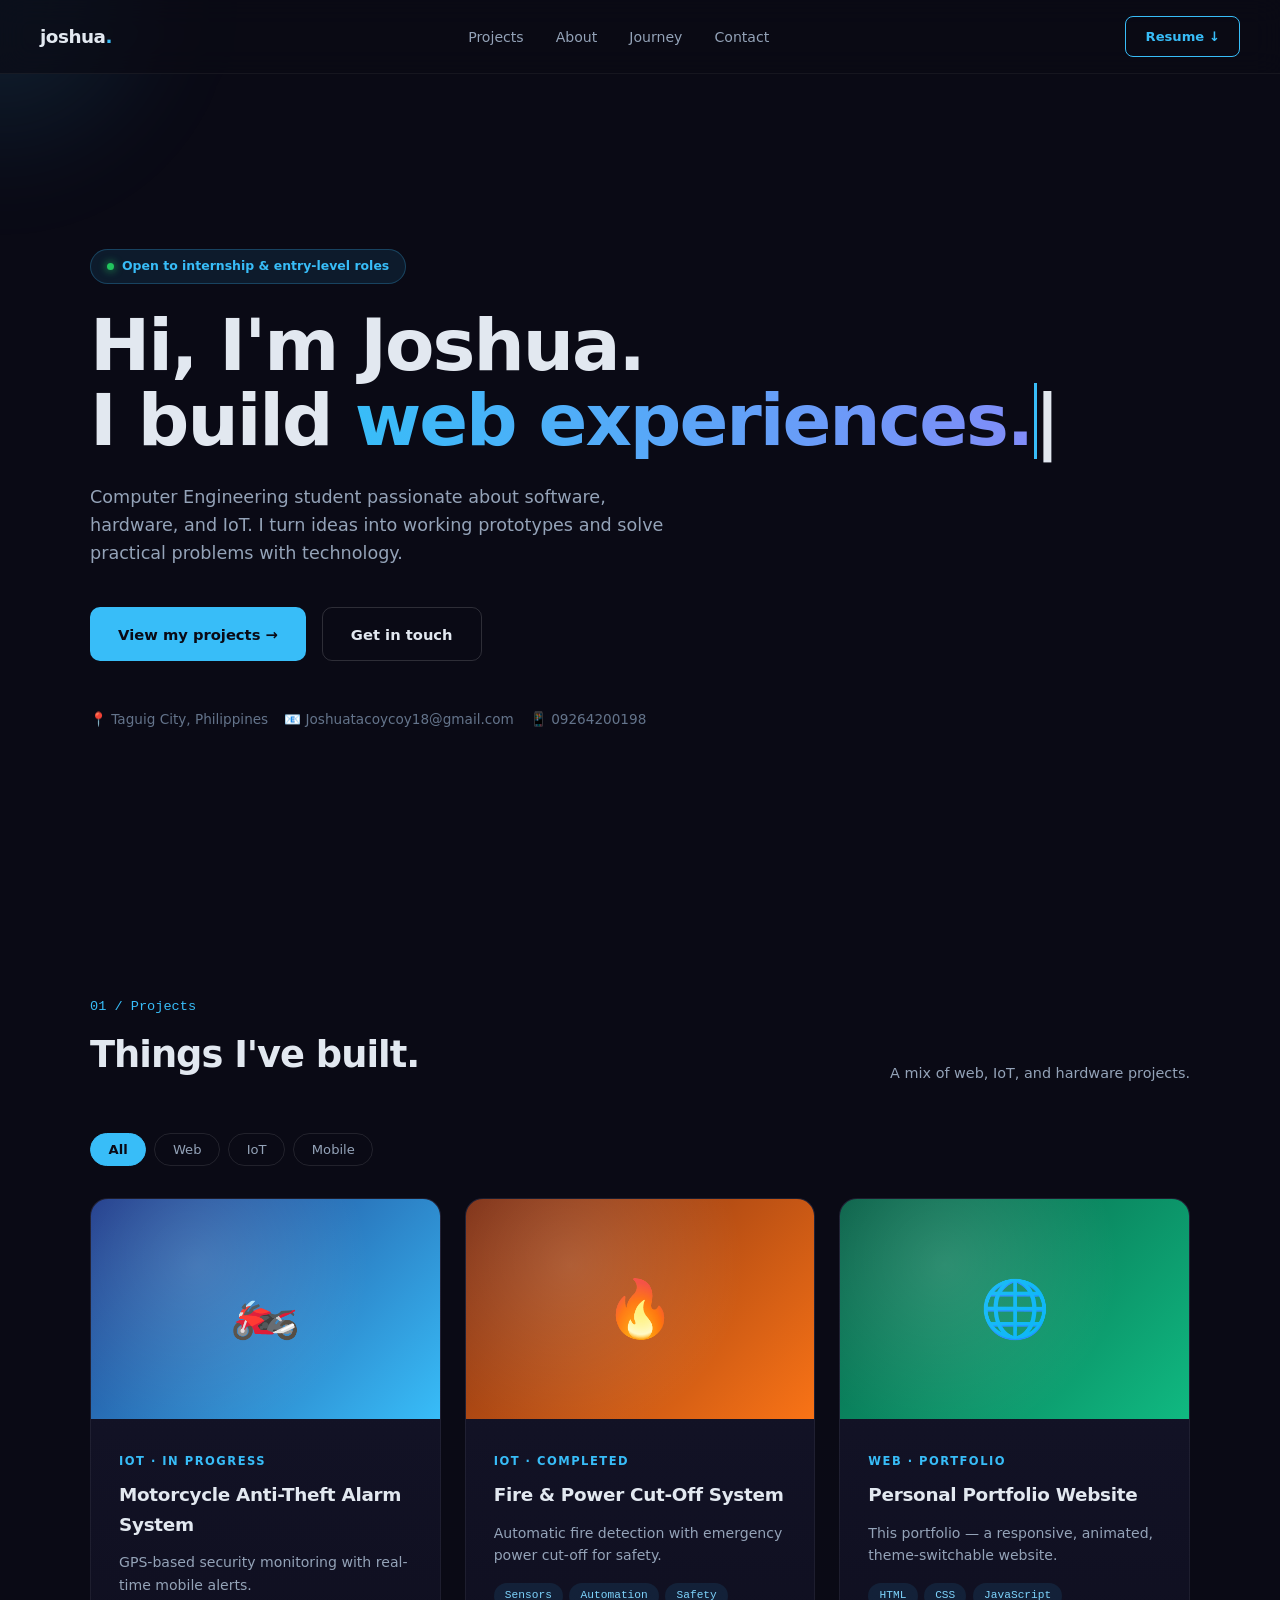
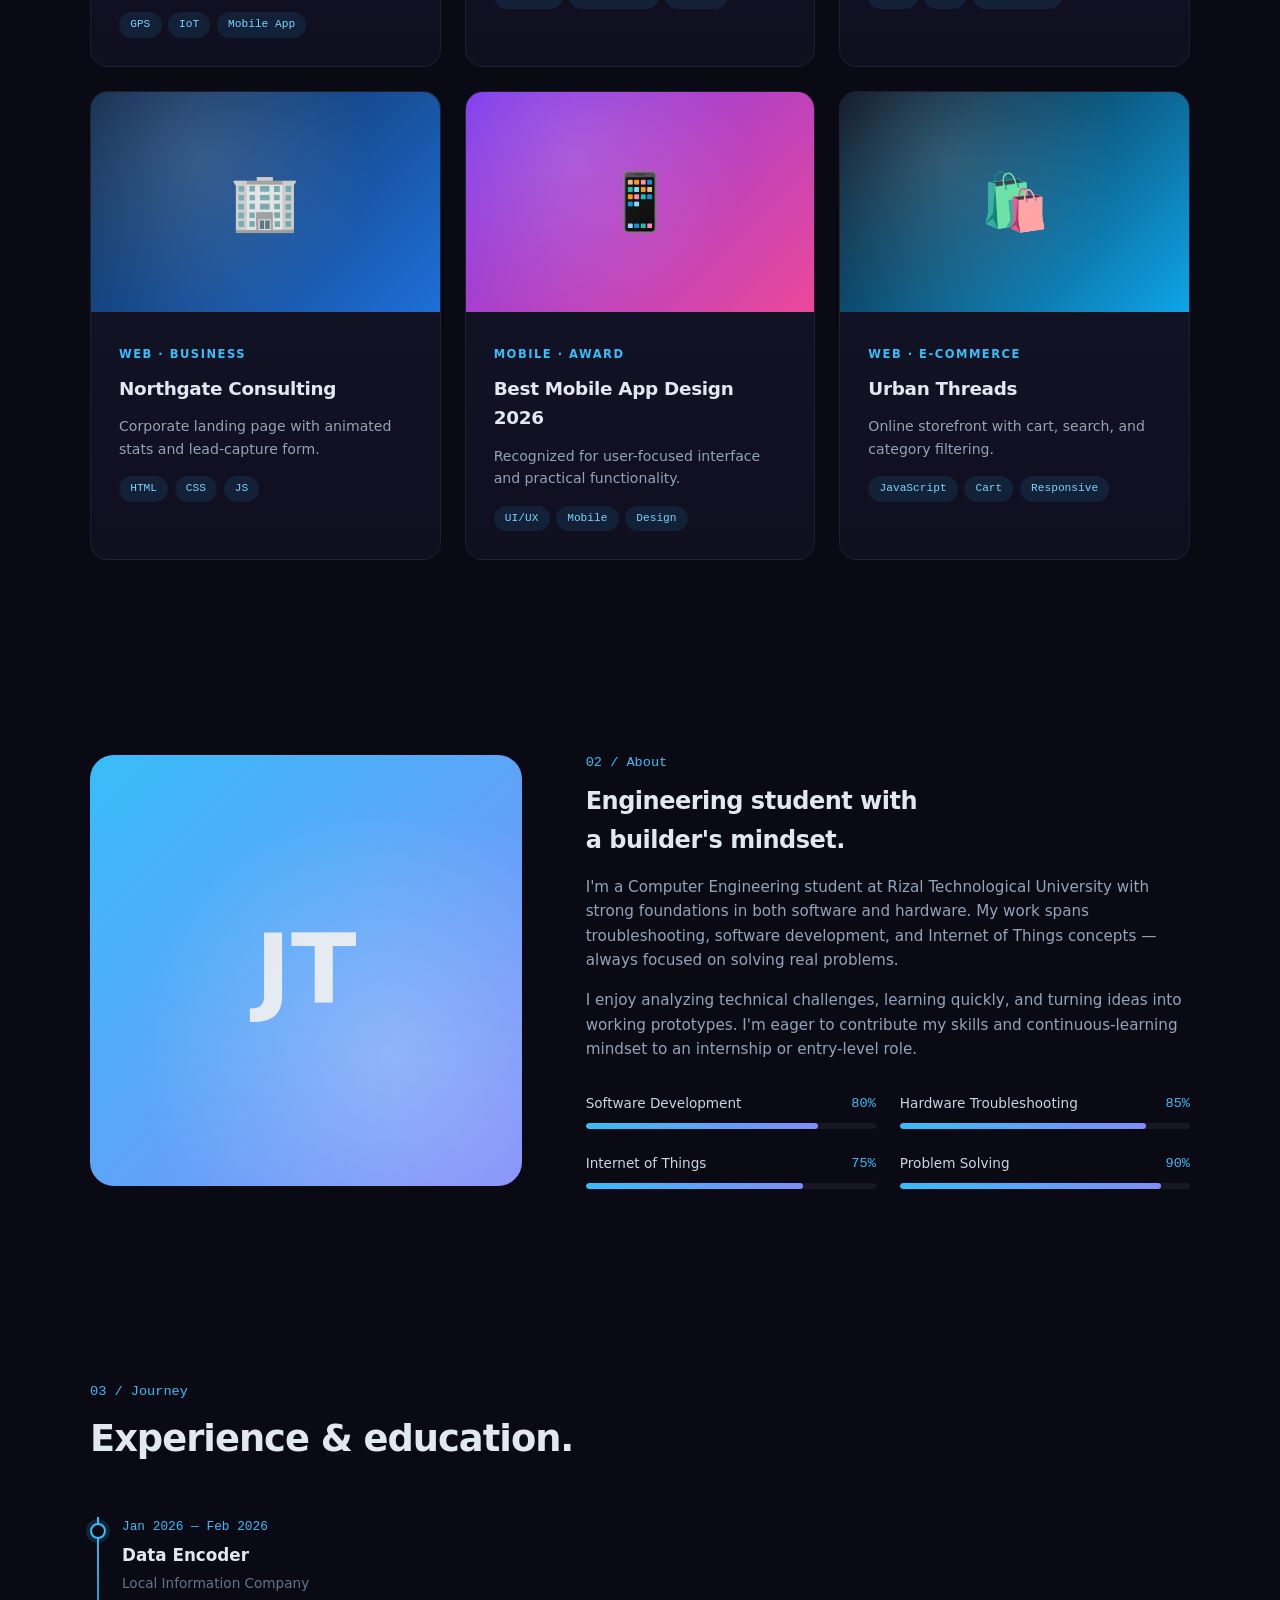
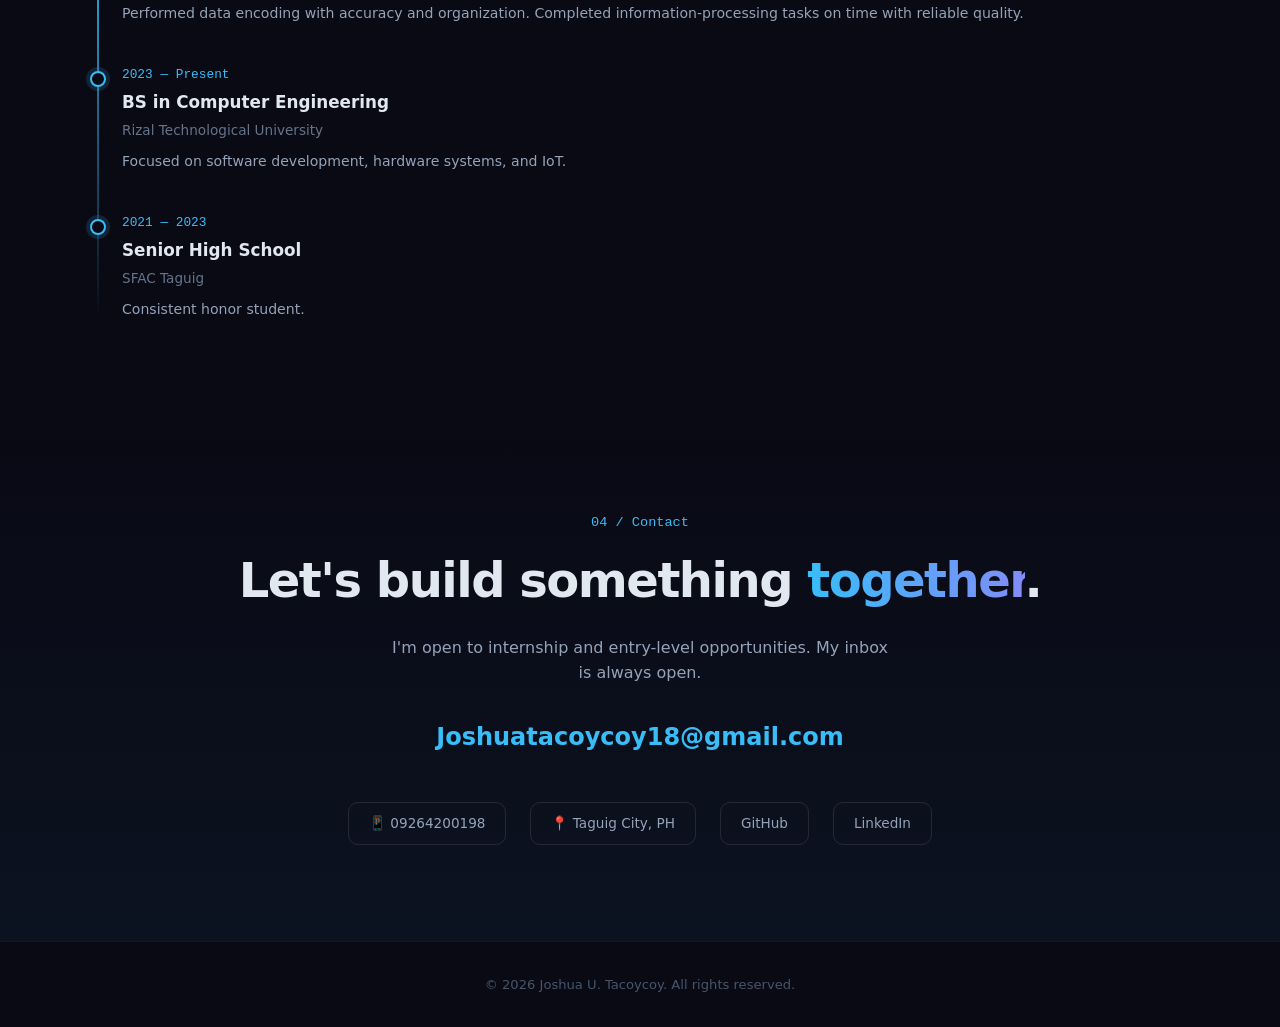
<file: demos/personal/index.html>
<!DOCTYPE html>
<html lang="en">
<head>
<meta charset="UTF-8">
<meta name="viewport" content="width=device-width,initial-scale=1">
<title>Joshua U. Tacoycoy — Computer Engineering Portfolio</title>
<style>
*,*::before,*::after{margin:0;padding:0;box-sizing:border-box}
html{scroll-behavior:smooth}
body{font-family:'Inter',system-ui,sans-serif;background:#0a0a15;color:#e2e8f0;line-height:1.6;overflow-x:hidden}
a{color:inherit;text-decoration:none}
.glow{position:fixed;width:400px;height:400px;border-radius:50%;background:radial-gradient(circle,rgba(56,189,248,.15),transparent 70%);pointer-events:none;z-index:1;transform:translate(-50%,-50%);transition:opacity .3s;filter:blur(40px)}
.nav{position:fixed;top:0;left:0;right:0;z-index:100;padding:1rem 1.75rem;background:rgba(10,10,21,.7);backdrop-filter:blur(14px);border-bottom:1px solid rgba(255,255,255,.05);transition:.3s}
.nav-inner{max-width:1200px;margin:0 auto;display:flex;justify-content:space-between;align-items:center}
.logo{font-weight:800;font-size:1.15rem;letter-spacing:-.5px}
.logo span{color:#38bdf8}
.nav-menu{display:flex;gap:2rem;list-style:none}
.nav-menu a{font-size:.88rem;color:#94a3b8;position:relative;transition:.2s}
.nav-menu a:hover{color:#38bdf8}
.nav-menu a::after{content:"";position:absolute;left:0;bottom:-4px;width:0;height:2px;background:#38bdf8;transition:.3s}
.nav-menu a:hover::after{width:100%}
.nav-cv{padding:.55rem 1.2rem;border:1px solid #38bdf8;color:#38bdf8;border-radius:8px;font-size:.82rem;font-weight:600;transition:.25s}
.nav-cv:hover{background:#38bdf8;color:#0a0a15}
.hero{min-height:100vh;padding:9rem 1.75rem 4rem;display:flex;align-items:center;position:relative;z-index:2}
.hero-inner{max-width:1100px;margin:0 auto;width:100%}
.hero-badge{display:inline-flex;align-items:center;gap:.5rem;padding:.4rem 1rem;border-radius:99px;background:rgba(56,189,248,.1);border:1px solid rgba(56,189,248,.25);color:#38bdf8;font-size:.78rem;font-weight:600;margin-bottom:1.5rem}
.hero-badge::before{content:"";width:7px;height:7px;border-radius:50%;background:#22c55e;box-shadow:0 0 8px #22c55e;animation:pulse 1.5s infinite}
@keyframes pulse{0%,100%{opacity:1}50%{opacity:.4}}
.hero h1{font-size:clamp(2.2rem,7vw,4.5rem);line-height:1.05;letter-spacing:-2px;font-weight:800;margin-bottom:1.5rem}
.hero h1 .accent{background:linear-gradient(90deg,#38bdf8,#818cf8);-webkit-background-clip:text;background-clip:text;color:transparent}
.typed-wrap{display:inline-block;min-height:1em}
.cursor{display:inline-block;width:3px;background:#38bdf8;animation:blink 1s infinite;margin-left:2px}
@keyframes blink{0%,50%{opacity:1}51%,100%{opacity:0}}
.hero p.lead{font-size:1.1rem;color:#94a3b8;max-width:600px;margin-bottom:2.5rem}
.hero-ctas{display:flex;gap:1rem;flex-wrap:wrap;margin-bottom:3rem}
.btn{padding:.9rem 1.75rem;border-radius:10px;font-weight:600;font-size:.92rem;cursor:pointer;border:none;transition:.25s;display:inline-flex;align-items:center;gap:.5rem;font-family:inherit}
.btn-primary{background:#38bdf8;color:#0a0a15}
.btn-primary:hover{background:#7dd3fc;transform:translateY(-3px);box-shadow:0 15px 30px rgba(56,189,248,.3)}
.btn-ghost{background:transparent;border:1px solid rgba(255,255,255,.15);color:#e2e8f0}
.btn-ghost:hover{border-color:#38bdf8;color:#38bdf8}
.hero-socials{display:flex;gap:1rem;align-items:center;font-size:.85rem;color:#64748b;flex-wrap:wrap}
.hero-socials a{transition:.2s}
.hero-socials a:hover{color:#38bdf8}
section{padding:6rem 1.75rem;position:relative;z-index:2}
.container{max-width:1100px;margin:0 auto}
.sec-head{margin-bottom:3rem;display:flex;justify-content:space-between;align-items:end;flex-wrap:wrap;gap:1rem}
.sec-num{color:#38bdf8;font-family:monospace;font-size:.85rem;margin-bottom:.5rem;display:block}
.sec-head h2{font-size:clamp(1.6rem,3.5vw,2.3rem);letter-spacing:-1px;font-weight:800}
.sec-head p{color:#94a3b8;font-size:.9rem;max-width:400px}
.filters{display:flex;gap:.5rem;flex-wrap:wrap;margin-bottom:2rem}
.filters button{padding:.5rem 1.1rem;border:1px solid rgba(255,255,255,.1);background:transparent;color:#94a3b8;border-radius:99px;cursor:pointer;font-family:inherit;font-size:.82rem;font-weight:500;transition:.25s}
.filters button:hover{border-color:#38bdf8;color:#38bdf8}
.filters button.active{background:#38bdf8;border-color:#38bdf8;color:#0a0a15;font-weight:600}
.work-grid{display:grid;grid-template-columns:repeat(auto-fit,minmax(300px,1fr));gap:1.5rem}
.work-card{background:linear-gradient(180deg,#15152a,#0f0f20);border:1px solid rgba(255,255,255,.06);border-radius:18px;overflow:hidden;transition:.35s;cursor:pointer;position:relative}
.work-card:hover{transform:translateY(-8px);border-color:rgba(56,189,248,.4);box-shadow:0 30px 60px rgba(56,189,248,.15)}
.work-card.hide{display:none}
.work-img{height:220px;display:grid;place-items:center;font-size:3.5rem;position:relative;overflow:hidden}
.work-img::after{content:"";position:absolute;inset:0;background:radial-gradient(circle at 30% 30%,rgba(255,255,255,.15),transparent 60%)}
.work-body{padding:1.75rem}
.work-body .cat{font-size:.72rem;color:#38bdf8;font-weight:700;letter-spacing:1.5px;text-transform:uppercase}
.work-body h3{font-size:1.15rem;margin:.5rem 0 .75rem;font-weight:700;letter-spacing:-.3px}
.work-body p{color:#94a3b8;font-size:.88rem;margin-bottom:1rem}
.work-tags{display:flex;gap:.4rem;flex-wrap:wrap}
.work-tags span{font-size:.7rem;padding:.25rem .7rem;border-radius:99px;background:rgba(56,189,248,.1);color:#7dd3fc;font-family:monospace}
.modal{position:fixed;inset:0;background:rgba(10,10,21,.85);backdrop-filter:blur(10px);display:none;place-items:center;z-index:200;padding:1.5rem;overflow-y:auto}
.modal.open{display:grid}
.modal-box{background:#15152a;border:1px solid rgba(255,255,255,.1);border-radius:20px;max-width:720px;width:100%;overflow:hidden;animation:pop .35s ease;max-height:90vh;overflow-y:auto;position:relative}
@keyframes pop{from{transform:scale(.94);opacity:0}}
.modal-hero{padding:3rem 2rem;text-align:center;font-size:4rem}
.modal-body{padding:2rem}
.modal-close{position:absolute;top:1rem;right:1rem;background:rgba(0,0,0,.4);border:none;color:#fff;width:36px;height:36px;border-radius:50%;font-size:1.3rem;cursor:pointer;z-index:3}
.modal-body h3{font-size:1.6rem;margin-bottom:.5rem;letter-spacing:-.5px}
.modal-body .meta{color:#38bdf8;font-family:monospace;font-size:.82rem;margin-bottom:1.25rem}
.modal-body p{color:#94a3b8;font-size:.95rem;margin-bottom:1rem}
.modal-body ul{list-style:none;margin:1.25rem 0}
.modal-body ul li{padding:.5rem 0;padding-left:1.5rem;position:relative;color:#cbd5e1;font-size:.9rem;border-bottom:1px solid rgba(255,255,255,.05)}
.modal-body ul li::before{content:"→";position:absolute;left:0;color:#38bdf8}
.about-grid{display:grid;grid-template-columns:1fr 1.4fr;gap:4rem;align-items:center}
.about-img{aspect-ratio:1;border-radius:24px;background:linear-gradient(135deg,#38bdf8,#818cf8);display:grid;place-items:center;font-size:6rem;position:relative;overflow:hidden;font-weight:900}
.about-img::after{content:"";position:absolute;inset:0;background:radial-gradient(circle at 70% 70%,rgba(255,255,255,.25),transparent 60%)}
.about-text h3{font-size:1.5rem;margin-bottom:1rem;letter-spacing:-.5px}
.about-text p{color:#94a3b8;margin-bottom:1rem;font-size:.95rem}
.skills-list{display:grid;grid-template-columns:1fr 1fr;gap:1.5rem;margin-top:2rem}
.skill{display:flex;flex-direction:column;gap:.5rem}
.skill-head{display:flex;justify-content:space-between;font-size:.85rem;color:#cbd5e1}
.skill-head span:last-child{color:#38bdf8;font-family:monospace}
.skill-bar{height:6px;background:rgba(255,255,255,.06);border-radius:99px;overflow:hidden}
.skill-fill{height:100%;background:linear-gradient(90deg,#38bdf8,#818cf8);border-radius:99px;width:0;transition:width 1.2s ease-out}
.timeline{position:relative;padding-left:2rem}
.timeline::before{content:"";position:absolute;left:7px;top:0;bottom:0;width:2px;background:linear-gradient(180deg,#38bdf8,transparent)}
.tl-item{position:relative;padding-bottom:2.5rem}
.tl-item:last-child{padding-bottom:0}
.tl-item::before{content:"";position:absolute;left:-2rem;top:6px;width:16px;height:16px;border-radius:50%;background:#0a0a15;border:2px solid #38bdf8;box-shadow:0 0 0 4px rgba(56,189,248,.15)}
.tl-date{color:#38bdf8;font-family:monospace;font-size:.8rem;margin-bottom:.25rem}
.tl-item h4{font-size:1.05rem;margin-bottom:.25rem}
.tl-item .place{color:#64748b;font-size:.85rem;margin-bottom:.5rem}
.tl-item p{color:#94a3b8;font-size:.88rem}
.contact{text-align:center;background:linear-gradient(180deg,transparent,rgba(56,189,248,.05))}
.contact h2{font-size:clamp(2rem,5vw,3rem);letter-spacing:-1.5px;margin-bottom:1rem;font-weight:800}
.contact h2 span{background:linear-gradient(90deg,#38bdf8,#818cf8);-webkit-background-clip:text;background-clip:text;color:transparent}
.contact p{color:#94a3b8;max-width:500px;margin:0 auto 2rem}
.contact-email{display:inline-block;font-size:clamp(1.1rem,2.5vw,1.5rem);font-weight:700;color:#38bdf8;border-bottom:2px solid transparent;transition:.3s;padding-bottom:.25rem;word-break:break-all}
.contact-email:hover{border-bottom-color:#38bdf8}
.contact-socials{display:flex;justify-content:center;gap:1.5rem;margin-top:2.5rem;flex-wrap:wrap}
.contact-socials a{padding:.6rem 1.25rem;border:1px solid rgba(255,255,255,.1);border-radius:10px;font-size:.85rem;color:#94a3b8;transition:.25s}
.contact-socials a:hover{border-color:#38bdf8;color:#38bdf8;transform:translateY(-3px)}
footer{padding:2rem 1.75rem;text-align:center;color:#475569;font-size:.82rem;border-top:1px solid rgba(255,255,255,.05)}
.reveal{opacity:0;transform:translateY(30px);transition:.7s ease}
.reveal.visible{opacity:1;transform:translateY(0)}
@media(max-width:800px){.about-grid{grid-template-columns:1fr}.nav-menu{display:none}.skills-list{grid-template-columns:1fr}}
</style>
</head>
<body>

<div class="glow" id="glow"></div>

<nav class="nav">
  <div class="nav-inner">
    <a href="#" class="logo">joshua<span>.</span></a>
    <ul class="nav-menu">
      <li><a href="#work">Projects</a></li>
      <li><a href="#about">About</a></li>
      <li><a href="#journey">Journey</a></li>
      <li><a href="#contact">Contact</a></li>
    </ul>
    <a href="#" class="nav-cv">Resume ↓</a>
  </div>
</nav>

<header class="hero">
  <div class="hero-inner">
    <span class="hero-badge">Open to internship &amp; entry-level roles</span>
    <h1>Hi, I'm Joshua.<br>I build <span class="accent typed-wrap" id="typed"></span><span class="cursor">|</span></h1>
    <p class="lead">Computer Engineering student passionate about software, hardware, and IoT. I turn ideas into working prototypes and solve practical problems with technology.</p>
    <div class="hero-ctas">
      <a href="#work" class="btn btn-primary">View my projects →</a>
      <a href="#contact" class="btn btn-ghost">Get in touch</a>
    </div>
    <div class="hero-socials">
      <span>📍 Taguig City, Philippines</span>
      <span>📧 Joshuatacoycoy18@gmail.com</span>
      <span>📱 09264200198</span>
    </div>
  </div>
</header>

<section id="work">
  <div class="container">
    <div class="sec-head reveal">
      <div><span class="sec-num">01 / Projects</span><h2>Things I've built.</h2></div>
      <p>A mix of web, IoT, and hardware projects.</p>
    </div>

    <div class="filters reveal">
      <button class="active" data-filter="all">All</button>
      <button data-filter="web">Web</button>
      <button data-filter="iot">IoT</button>
      <button data-filter="mobile">Mobile</button>
    </div>

    <div class="work-grid" id="workGrid">
      <article class="work-card reveal" data-cat="iot" data-id="motorcycle">
        <div class="work-img" style="background:linear-gradient(135deg,#1e3a8a,#38bdf8)">🏍️</div>
        <div class="work-body">
          <span class="cat">IoT · In Progress</span>
          <h3>Motorcycle Anti-Theft Alarm System</h3>
          <p>GPS-based security monitoring with real-time mobile alerts.</p>
          <div class="work-tags"><span>GPS</span><span>IoT</span><span>Mobile App</span></div>
        </div>
      </article>

      <article class="work-card reveal" data-cat="iot" data-id="fire">
        <div class="work-img" style="background:linear-gradient(135deg,#7c2d12,#f97316)">🔥</div>
        <div class="work-body">
          <span class="cat">IoT · Completed</span>
          <h3>Fire &amp; Power Cut-Off System</h3>
          <p>Automatic fire detection with emergency power cut-off for safety.</p>
          <div class="work-tags"><span>Sensors</span><span>Automation</span><span>Safety</span></div>
        </div>
      </article>

      <article class="work-card reveal" data-cat="web" data-id="portfolio">
        <div class="work-img" style="background:linear-gradient(135deg,#065f46,#10b981)">🌐</div>
        <div class="work-body">
          <span class="cat">Web · Portfolio</span>
          <h3>Personal Portfolio Website</h3>
          <p>This portfolio — a responsive, animated, theme-switchable website.</p>
          <div class="work-tags"><span>HTML</span><span>CSS</span><span>JavaScript</span></div>
        </div>
      </article>

      <article class="work-card reveal" data-cat="web" data-id="northgate">
        <div class="work-img" style="background:linear-gradient(135deg,#0f2a4a,#1e6fd9)">🏢</div>
        <div class="work-body">
          <span class="cat">Web · Business</span>
          <h3>Northgate Consulting</h3>
          <p>Corporate landing page with animated stats and lead-capture form.</p>
          <div class="work-tags"><span>HTML</span><span>CSS</span><span>JS</span></div>
        </div>
      </article>

      <article class="work-card reveal" data-cat="mobile" data-id="award">
        <div class="work-img" style="background:linear-gradient(135deg,#7c3aed,#ec4899)">📱</div>
        <div class="work-body">
          <span class="cat">Mobile · Award</span>
          <h3>Best Mobile App Design 2026</h3>
          <p>Recognized for user-focused interface and practical functionality.</p>
          <div class="work-tags"><span>UI/UX</span><span>Mobile</span><span>Design</span></div>
        </div>
      </article>

      <article class="work-card reveal" data-cat="web" data-id="ecommerce">
        <div class="work-img" style="background:linear-gradient(135deg,#0b1220,#0ea5e9)">🛍️</div>
        <div class="work-body">
          <span class="cat">Web · E-commerce</span>
          <h3>Urban Threads</h3>
          <p>Online storefront with cart, search, and category filtering.</p>
          <div class="work-tags"><span>JavaScript</span><span>Cart</span><span>Responsive</span></div>
        </div>
      </article>
    </div>
  </div>
</section>

<section id="about">
  <div class="container about-grid">
    <div class="about-img reveal">JT</div>
    <div class="about-text reveal">
      <span class="sec-num">02 / About</span>
      <h3>Engineering student with<br>a builder's mindset.</h3>
      <p>I'm a Computer Engineering student at Rizal Technological University with strong foundations in both software and hardware. My work spans troubleshooting, software development, and Internet of Things concepts — always focused on solving real problems.</p>
      <p>I enjoy analyzing technical challenges, learning quickly, and turning ideas into working prototypes. I'm eager to contribute my skills and continuous-learning mindset to an internship or entry-level role.</p>
      <div class="skills-list">
        <div class="skill"><div class="skill-head"><span>Software Development</span><span>80%</span></div><div class="skill-bar"><div class="skill-fill" data-w="80%"></div></div></div>
        <div class="skill"><div class="skill-head"><span>Hardware Troubleshooting</span><span>85%</span></div><div class="skill-bar"><div class="skill-fill" data-w="85%"></div></div></div>
        <div class="skill"><div class="skill-head"><span>Internet of Things</span><span>75%</span></div><div class="skill-bar"><div class="skill-fill" data-w="75%"></div></div></div>
        <div class="skill"><div class="skill-head"><span>Problem Solving</span><span>90%</span></div><div class="skill-bar"><div class="skill-fill" data-w="90%"></div></div></div>
      </div>
    </div>
  </div>
</section>

<section id="journey">
  <div class="container">
    <div class="sec-head reveal"><div><span class="sec-num">03 / Journey</span><h2>Experience &amp; education.</h2></div></div>
    <div class="timeline reveal">
      <div class="tl-item">
        <div class="tl-date">Jan 2026 — Feb 2026</div>
        <h4>Data Encoder</h4>
        <p class="place">Local Information Company</p>
        <p>Performed data encoding with accuracy and organization. Completed information-processing tasks on time with reliable quality.</p>
      </div>
      <div class="tl-item">
        <div class="tl-date">2023 — Present</div>
        <h4>BS in Computer Engineering</h4>
        <p class="place">Rizal Technological University</p>
        <p>Focused on software development, hardware systems, and IoT.</p>
      </div>
      <div class="tl-item">
        <div class="tl-date">2021 — 2023</div>
        <h4>Senior High School</h4>
        <p class="place">SFAC Taguig</p>
        <p>Consistent honor student.</p>
      </div>
    </div>
  </div>
</section>

<section class="contact" id="contact">
  <div class="container">
    <span class="sec-num">04 / Contact</span>
    <h2>Let's build something <span>together</span>.</h2>
    <p>I'm open to internship and entry-level opportunities. My inbox is always open.</p>
    <a href="mailto:Joshuatacoycoy18@gmail.com" class="contact-email">Joshuatacoycoy18@gmail.com</a>
    <div class="contact-socials">
      <a href="tel:+639264200198">📱 09264200198</a>
      <a href="#">📍 Taguig City, PH</a>
      <a href="#">GitHub</a>
      <a href="#">LinkedIn</a>
    </div>
  </div>
</section>

<footer>© 2026 Joshua U. Tacoycoy. All rights reserved.</footer>

<div class="modal" id="modal">
  <div class="modal-box">
    <button class="modal-close" id="modalClose">×</button>
    <div class="modal-hero" id="mHero"></div>
    <div class="modal-body">
      <h3 id="mTitle"></h3>
      <div class="meta" id="mMeta"></div>
      <p id="mDesc"></p>
      <ul id="mList"></ul>
    </div>
  </div>
</div>

<script>
const glow=document.getElementById('glow');
document.addEventListener('mousemove',e=>{glow.style.left=e.clientX+'px';glow.style.top=e.clientY+'px';});

const words=["web experiences.","IoT systems.","mobile apps.","practical solutions."];
const typedEl=document.getElementById('typed');
let wi=0,ci=0,del=false;
function type(){
  const w=words[wi];
  if(!del){typedEl.textContent=w.slice(0,++ci);if(ci===w.length){del=true;setTimeout(type,1800);return;}}
  else{typedEl.textContent=w.slice(0,--ci);if(ci===0){del=false;wi=(wi+1)%words.length;}}
  setTimeout(type,del?40:90);
}
type();

const ro=new IntersectionObserver(es=>es.forEach(e=>{if(e.isIntersecting){e.target.classList.add('visible');ro.unobserve(e.target);}}),{threshold:.12});
document.querySelectorAll('.reveal').forEach(el=>ro.observe(el));

const so=new IntersectionObserver(es=>es.forEach(e=>{if(e.isIntersecting){const el=e.target;setTimeout(()=>el.style.width=el.dataset.w,200);so.unobserve(el);}}),{threshold:.4});
document.querySelectorAll('.skill-fill').forEach(el=>so.observe(el));

document.querySelectorAll('.filters button').forEach(b=>b.onclick=()=>{
  document.querySelectorAll('.filters button').forEach(x=>x.classList.remove('active'));
  b.classList.add('active');
  const f=b.dataset.filter;
  document.querySelectorAll('.work-card').forEach(c=>c.classList.toggle('hide',f!=='all'&&c.dataset.cat!==f));
});

const projects={
  motorcycle:{hero:"🏍️",grad:"linear-gradient(135deg,#1e3a8a,#38bdf8)",title:"Motorcycle Anti-Theft Alarm Monitoring System",meta:"IoT · In Progress · Jan 2026",desc:"A motorcycle security monitoring system using GPS and a dedicated mobile application for real-time tracking and alerts.",list:["GPS-based live location tracking","Mobile app push notifications","Motion sensor detection","Geofence alerts"]},
  fire:{hero:"🔥",grad:"linear-gradient(135deg,#7c2d12,#f97316)",title:"Emergency Fire & Power Cut-Off Monitoring System",meta:"IoT · Completed · Sep 2025 – Dec 2025",desc:"An IoT-based safety system combining fire detection with automatic emergency power cut-off for faster response.",list:["Smoke & heat sensors","Automatic power cut-off relay","Real-time alert system","Reduced response time by ~60%"]},
  portfolio:{hero:"🌐",grad:"linear-gradient(135deg,#065f46,#10b981)",title:"Personal Portfolio Website",meta:"Web · 2026",desc:"This portfolio — a responsive, animated, theme-switchable website showcasing my projects.",list:["Dark/light theme with localStorage","Scroll-reveal animations","Animated skill bars","Contact form validation"]},
  northgate:{hero:"🏢",grad:"linear-gradient(135deg,#0f2a4a,#1e6fd9)",title:"Northgate Consulting Landing Page",meta:"Web · Business · 2026",desc:"A responsive corporate landing page for a fictional consulting firm, built to practice modern web techniques.",list:["Animated stat counters","Lead-capture form with validation","Case-study grid","Fully responsive design"]},
  award:{hero:"📱",grad:"linear-gradient(135deg,#7c3aed,#ec4899)",title:"Best Mobile App Design (2026)",meta:"Mobile · Award · 2026",desc:"Award-winning mobile application design recognized for its user-focused interface and practical functionality.",list:["User-centered UI/UX","Cross-platform prototype","Accessibility considerations","Award-winning design"]},
  ecommerce:{hero:"🛍️",grad:"linear-gradient(135deg,#0b1220,#0ea5e9)",title:"Urban Threads E-Commerce",meta:"Web · E-commerce · 2026",desc:"An online clothing storefront with a working cart, live search, and category filters.",list:["Product filtering by category","Live search","Slide-out cart with counter","Responsive product grid"]}
};
const modal=document.getElementById('modal');
document.querySelectorAll('.work-card').forEach(c=>c.onclick=()=>{
  const d=projects[c.dataset.id];
  const hero=document.getElementById('mHero');
  hero.textContent=d.hero;hero.style.background=d.grad;
  document.getElementById('mTitle').textContent=d.title;
  document.getElementById('mMeta').textContent=d.meta;
  document.getElementById('mDesc').textContent=d.desc;
  document.getElementById('mList').innerHTML=d.list.map(x=>`<li>${x}</li>`).join('');
  modal.classList.add('open');document.body.style.overflow='hidden';
});
document.getElementById('modalClose').onclick=()=>{modal.classList.remove('open');document.body.style.overflow='';};
modal.onclick=e=>{if(e.target===modal){modal.classList.remove('open');document.body.style.overflow='';}};
document.addEventListener('keydown',e=>{if(e.key==='Escape'){modal.classList.remove('open');document.body.style.overflow='';}});
</script>
</body>
</html>
</file>
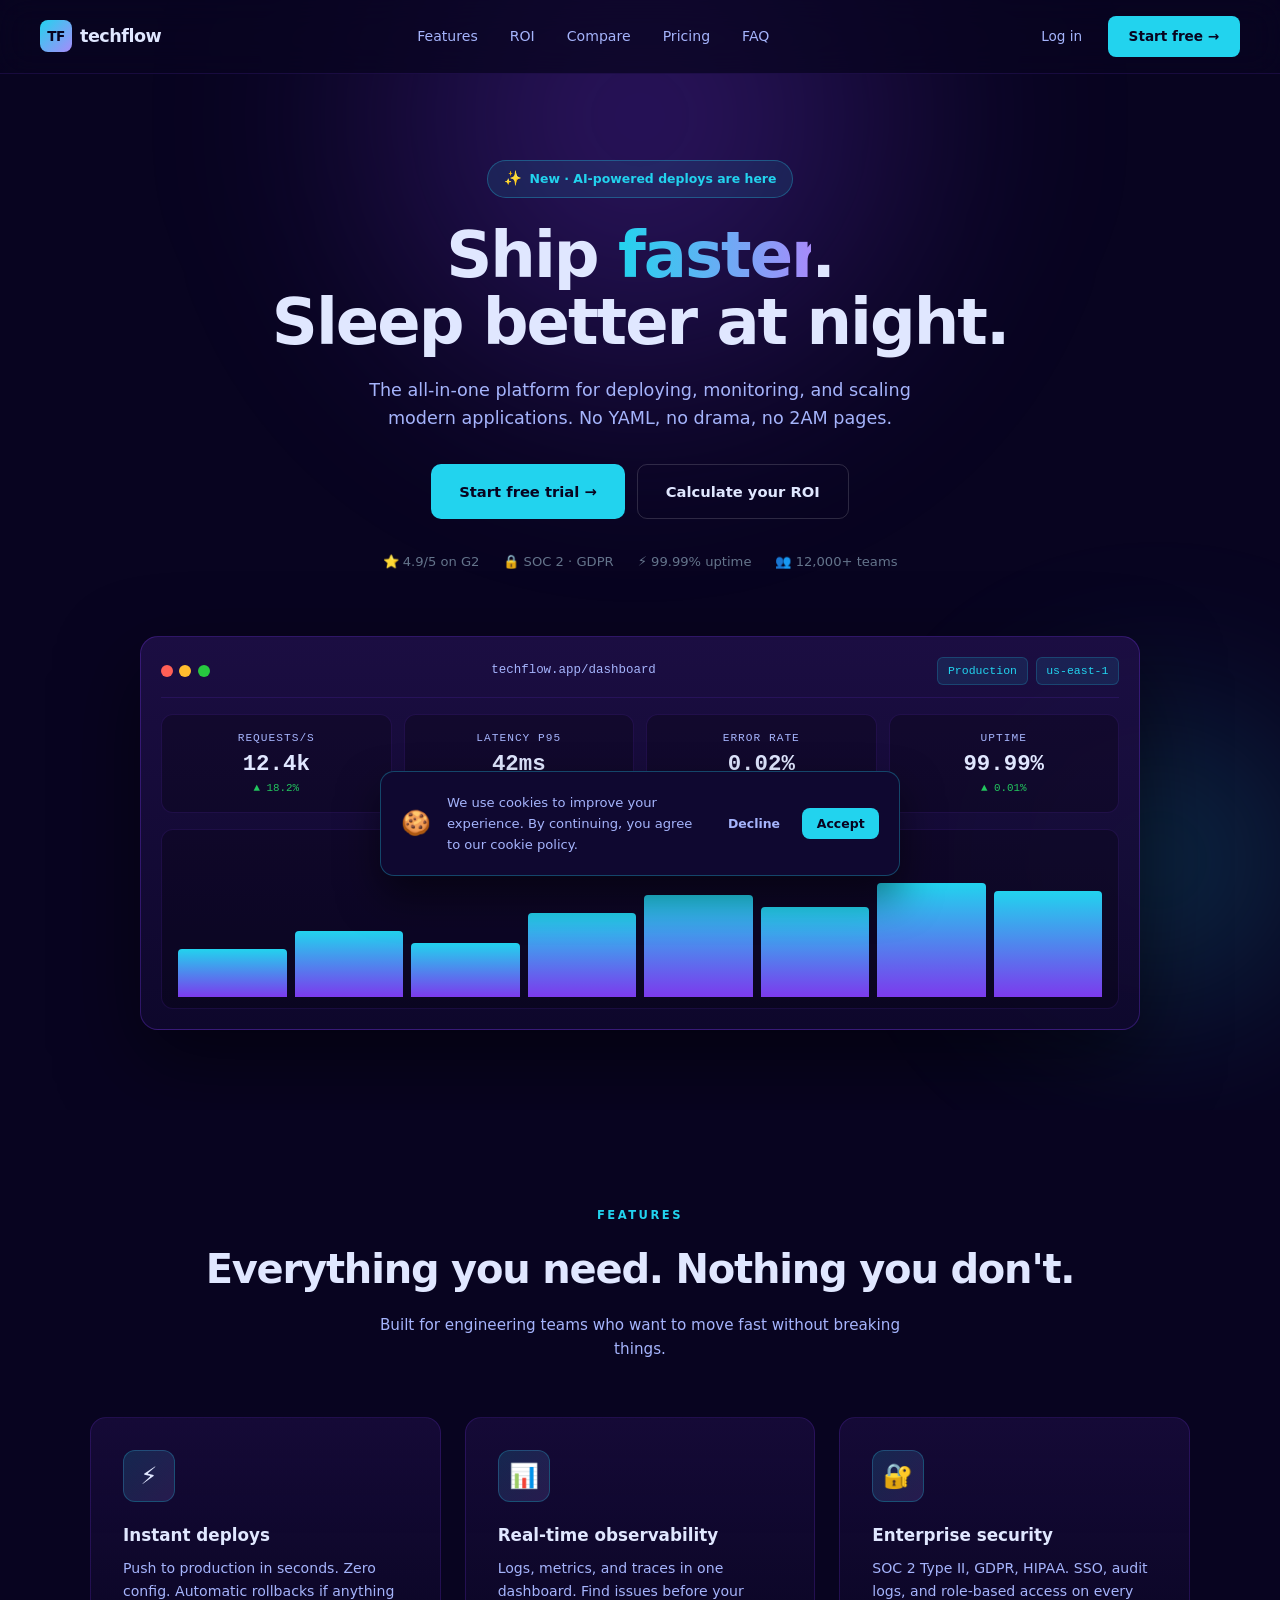
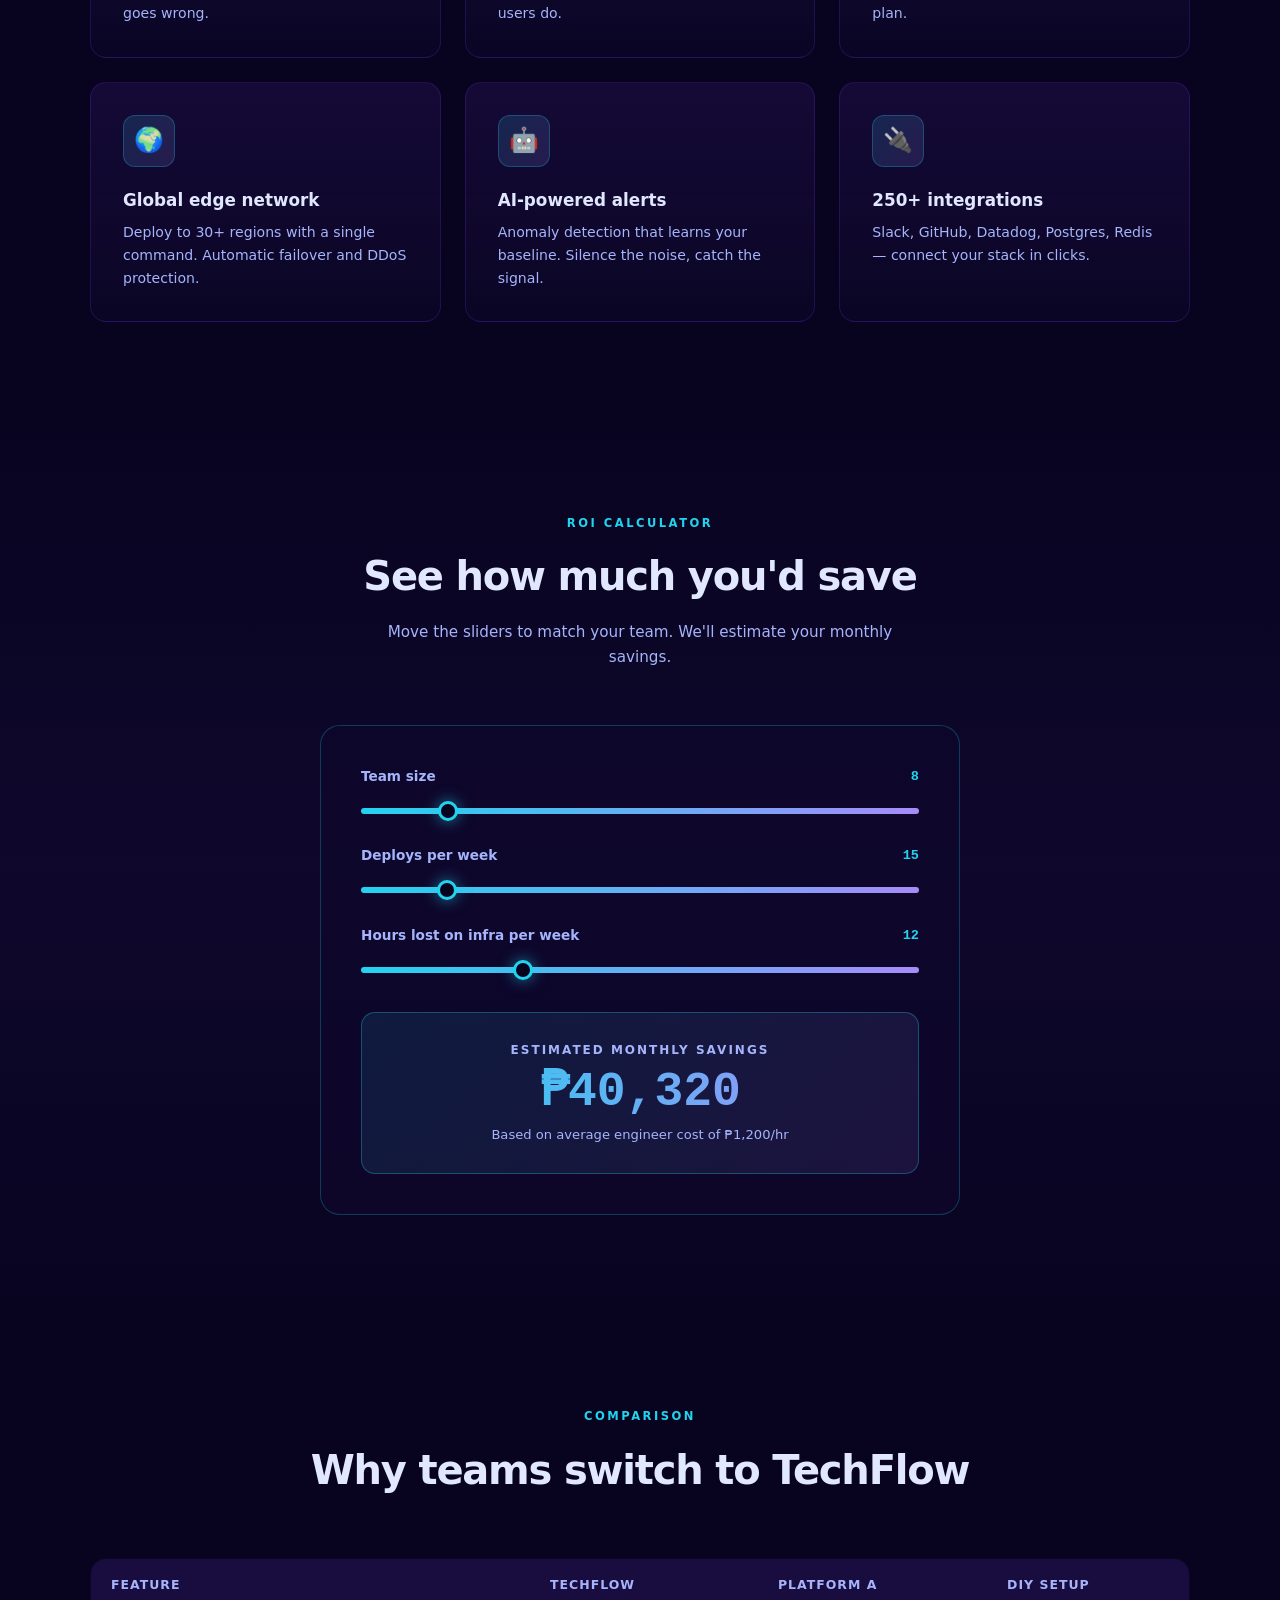
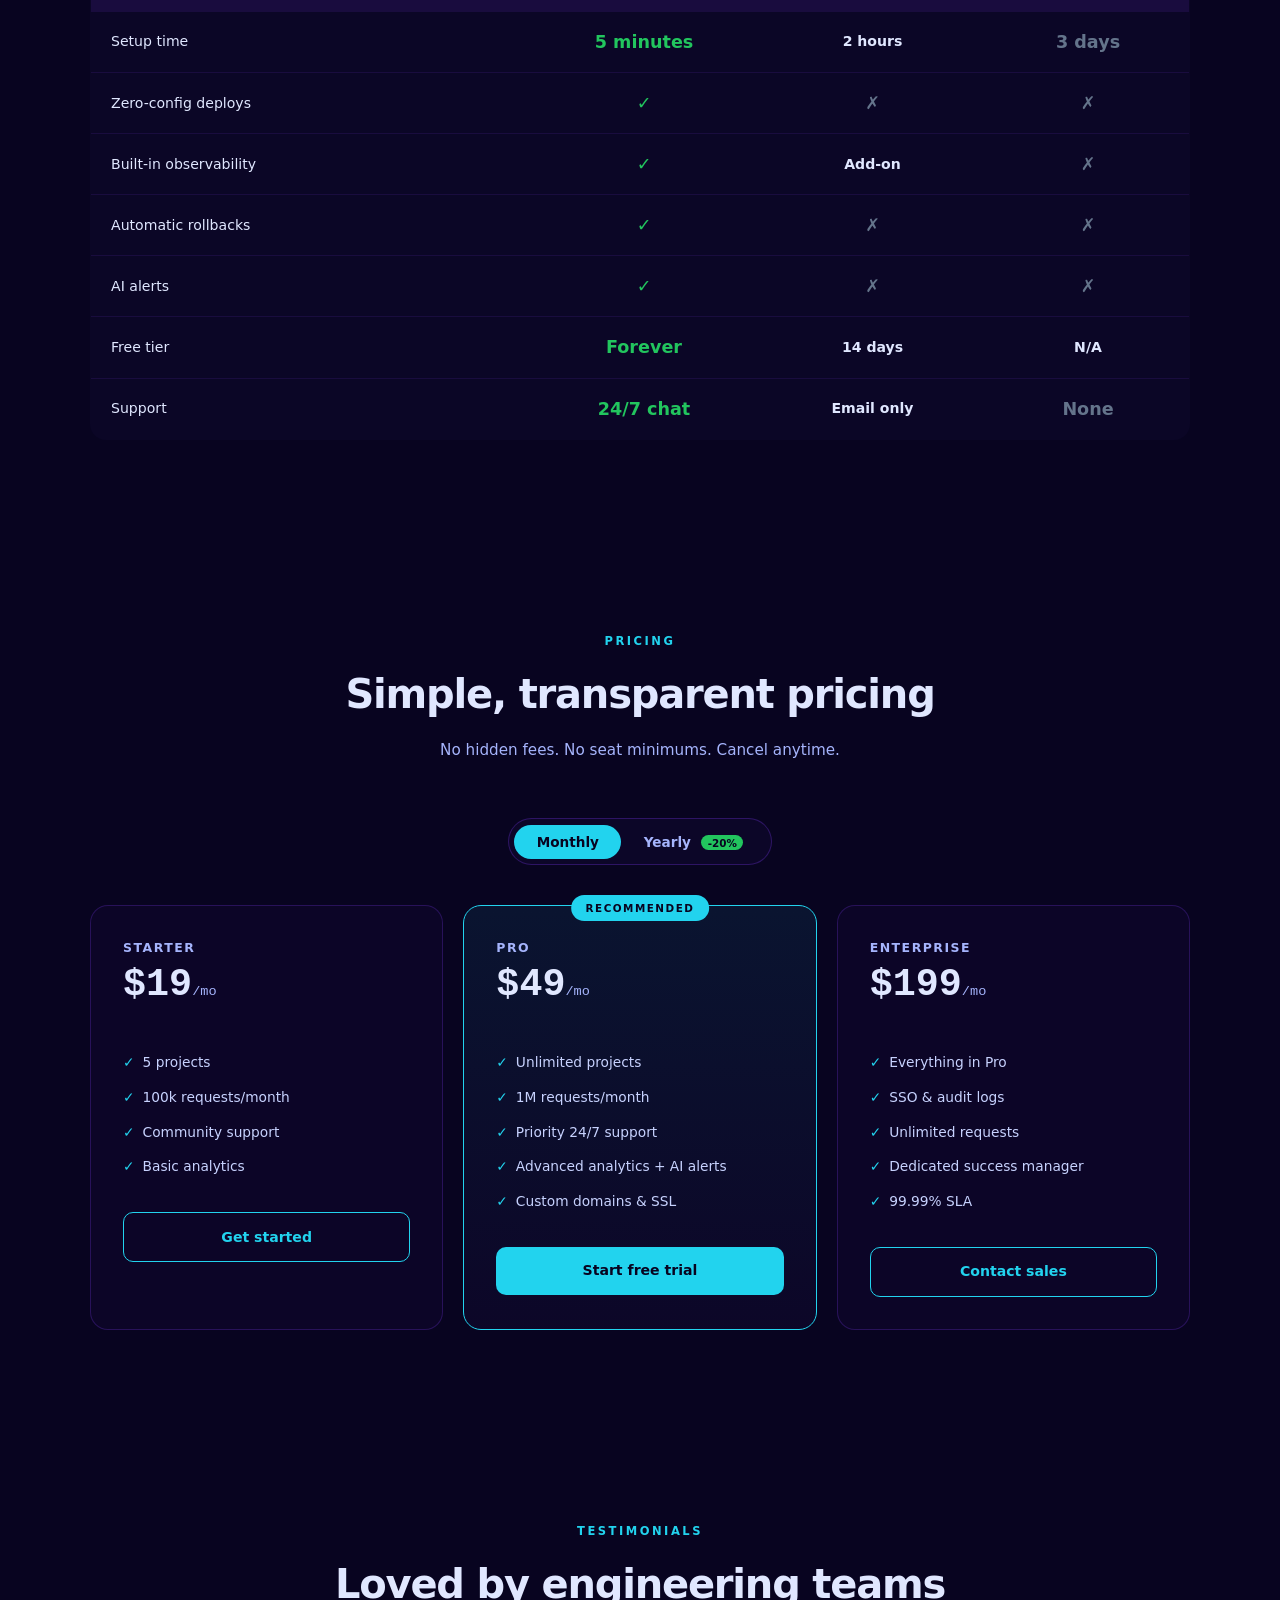
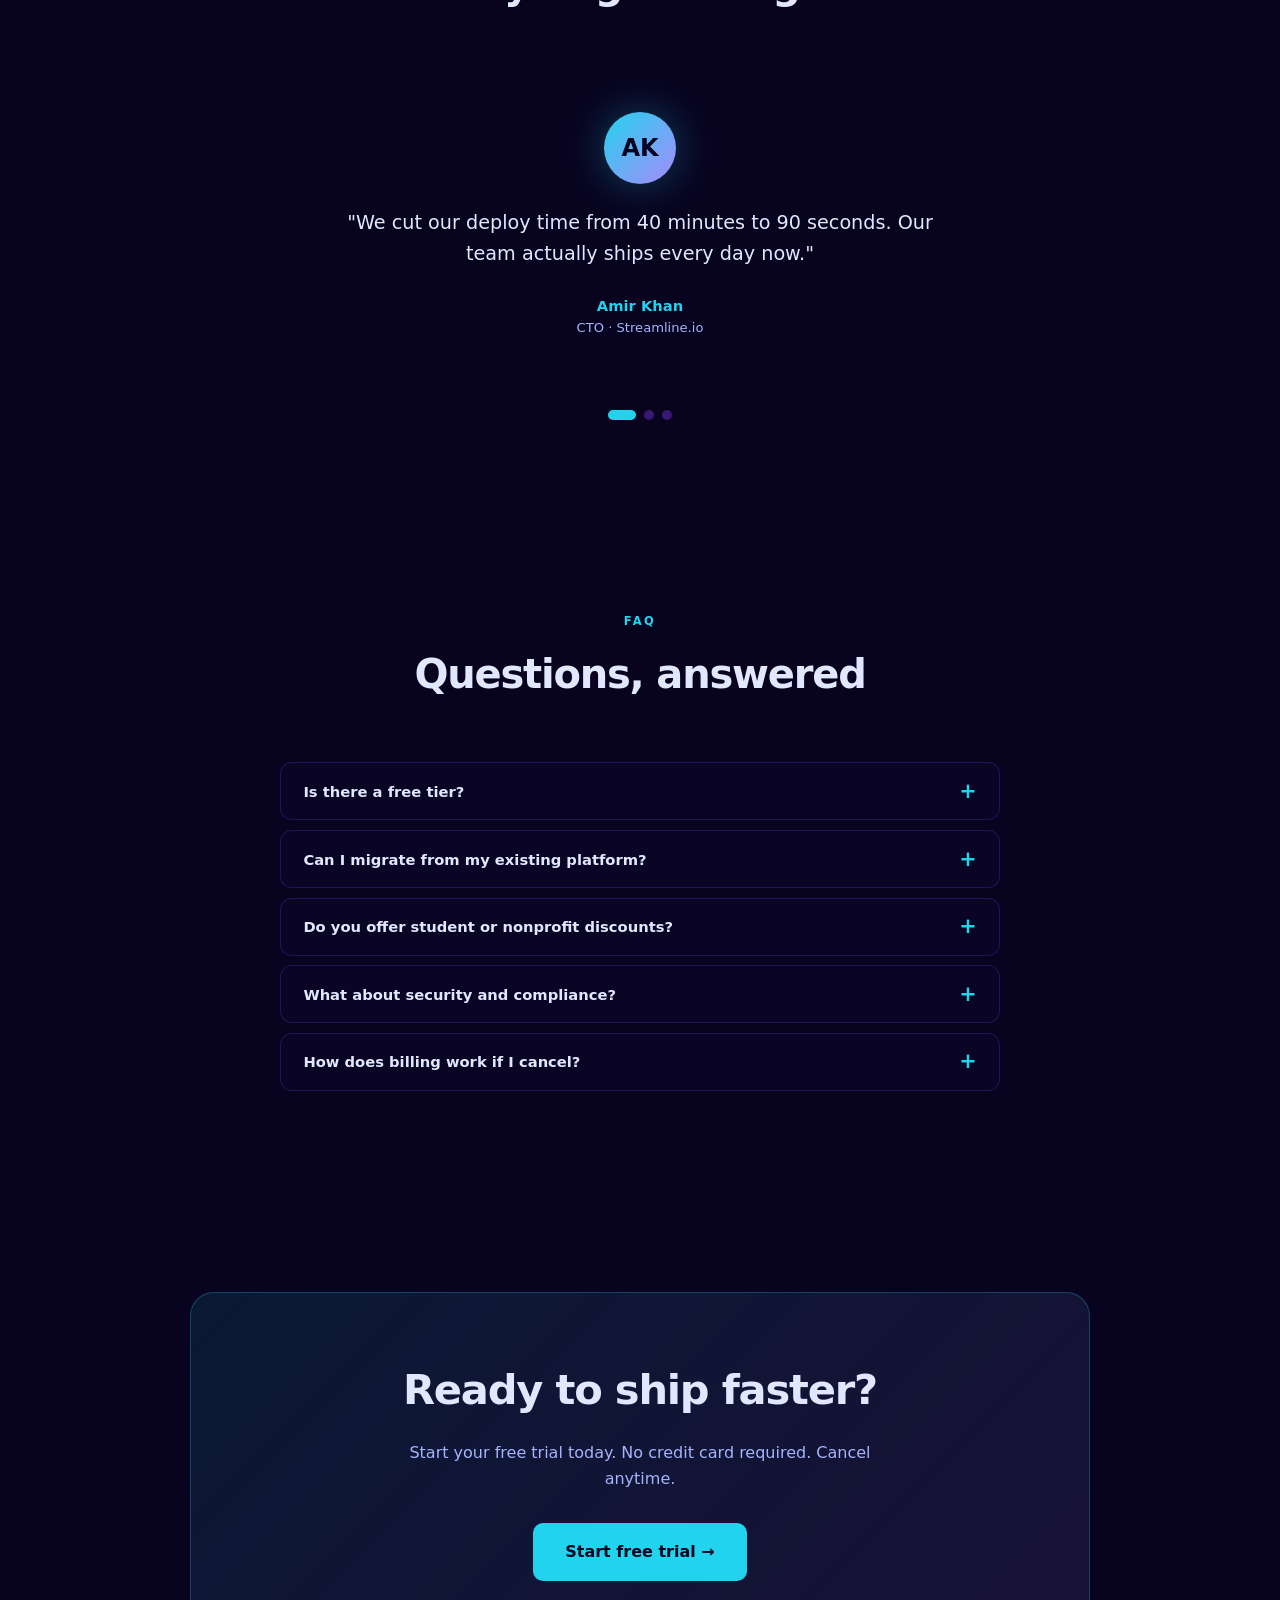
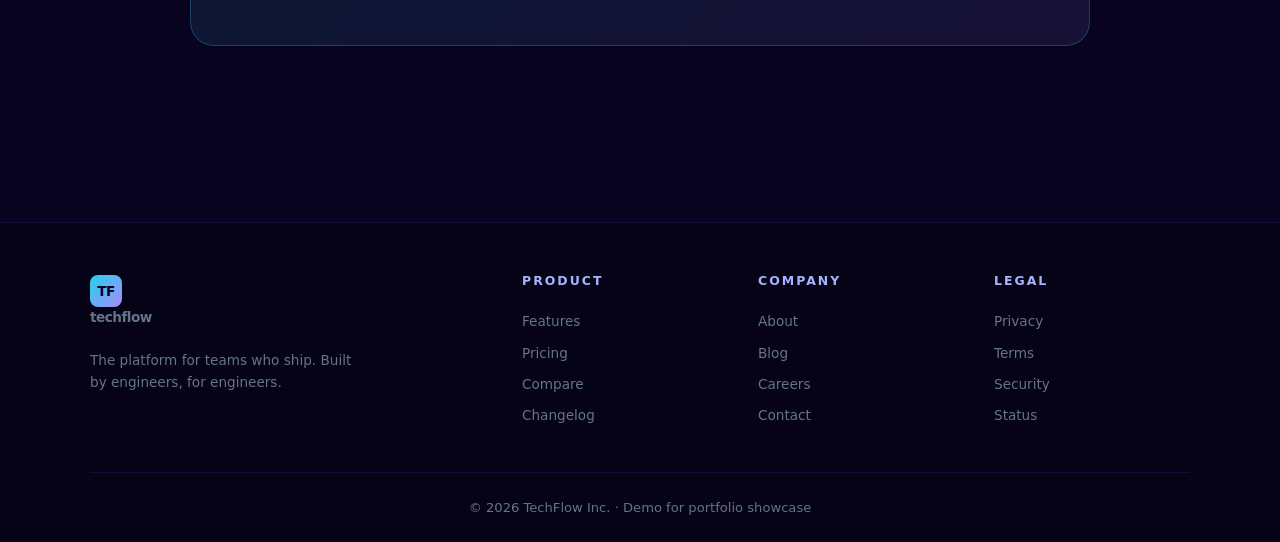
<file: demos/saas/index.html>
<!DOCTYPE html>
<html lang="en">
<head>
<meta charset="UTF-8">
<meta name="viewport" content="width=device-width,initial-scale=1">
<title>TechFlow — Ship Faster. Sleep Better.</title>
<style>
*,*::before,*::after{margin:0;padding:0;box-sizing:border-box}
html{scroll-behavior:smooth}
body{font-family:'Inter',system-ui,-apple-system,sans-serif;background:#080420;color:#e0e7ff;line-height:1.6;overflow-x:hidden}
a{color:inherit;text-decoration:none}
ul{list-style:none}

/* NAV */
.nav{position:fixed;top:0;left:0;right:0;z-index:100;padding:1rem 1.75rem;background:rgba(8,4,32,.75);backdrop-filter:blur(16px);border-bottom:1px solid rgba(124,58,237,.15);transition:.3s}
.nav-inner{max-width:1200px;margin:0 auto;display:flex;justify-content:space-between;align-items:center}
.logo{display:flex;align-items:center;gap:.5rem;font-weight:800;font-size:1.1rem;letter-spacing:-.5px}
.logo-mark{width:32px;height:32px;background:linear-gradient(135deg,#22d3ee,#a78bfa);border-radius:8px;display:grid;place-items:center;font-weight:900;color:#080420;font-size:.85rem}
.nav-menu{display:flex;gap:2rem}
.nav-menu a{font-size:.88rem;color:#a5b4fc;font-weight:500;transition:.2s}
.nav-menu a:hover{color:#22d3ee}
.nav-actions{display:flex;gap:.6rem;align-items:center}
.nav-login{font-size:.85rem;color:#a5b4fc;padding:.5rem 1rem;transition:.2s}
.nav-login:hover{color:#22d3ee}
.nav-cta{background:#22d3ee;color:#080420;padding:.6rem 1.3rem;border-radius:8px;font-weight:700;font-size:.85rem;transition:.25s}
.nav-cta:hover{background:#67e8f9;transform:translateY(-2px);box-shadow:0 10px 25px rgba(34,211,238,.3)}

/* HERO */
.hero{padding:10rem 1.75rem 5rem;position:relative;overflow:hidden;text-align:center}
.hero::before{content:"";position:absolute;top:-30%;left:50%;transform:translateX(-50%);width:900px;height:900px;background:radial-gradient(circle,rgba(124,58,237,.35),transparent 60%);filter:blur(80px);pointer-events:none;z-index:0}
.hero::after{content:"";position:absolute;bottom:0;right:-10%;width:500px;height:500px;background:radial-gradient(circle,rgba(34,211,238,.25),transparent 60%);filter:blur(80px);pointer-events:none;z-index:0}
.hero-inner{max-width:900px;margin:0 auto;position:relative;z-index:2}
.hero-tag{display:inline-flex;align-items:center;gap:.5rem;padding:.4rem 1rem;border-radius:99px;background:rgba(34,211,238,.1);border:1px solid rgba(34,211,238,.3);color:#22d3ee;font-size:.78rem;font-weight:600;margin-bottom:1.5rem}
.hero-tag::before{content:"✨";font-size:.9rem}
.hero h1{font-size:clamp(2.2rem,6vw,4rem);line-height:1.05;letter-spacing:-2px;font-weight:800;margin-bottom:1.25rem}
.hero h1 em{font-style:normal;background:linear-gradient(90deg,#22d3ee,#a78bfa);-webkit-background-clip:text;background-clip:text;color:transparent}
.hero p{font-size:1.1rem;color:#a5b4fc;max-width:600px;margin:0 auto 2rem}
.hero-ctas{display:flex;gap:.75rem;justify-content:center;flex-wrap:wrap;margin-bottom:2rem}
.btn{padding:.9rem 1.75rem;border-radius:10px;font-weight:700;font-size:.92rem;cursor:pointer;border:none;transition:.25s;display:inline-flex;align-items:center;gap:.5rem;font-family:inherit}
.btn-primary{background:#22d3ee;color:#080420}
.btn-primary:hover{background:#67e8f9;transform:translateY(-3px);box-shadow:0 15px 30px rgba(34,211,238,.35)}
.btn-ghost{background:transparent;border:1px solid rgba(255,255,255,.15);color:#e0e7ff}
.btn-ghost:hover{border-color:#22d3ee;color:#22d3ee}
.hero-trust{font-size:.82rem;color:#64748b;display:flex;gap:1.5rem;justify-content:center;flex-wrap:wrap;align-items:center}
.hero-trust span{display:inline-flex;align-items:center;gap:.35rem}

/* DASHBOARD MOCKUP */
.dashboard-mockup{max-width:1000px;margin:4rem auto 0;background:linear-gradient(180deg,rgba(30,15,70,.9),rgba(15,8,45,.9));border:1px solid rgba(124,58,237,.3);border-radius:18px;padding:1.25rem;box-shadow:0 30px 80px rgba(0,0,0,.5);position:relative;z-index:2}
.dash-header{display:flex;justify-content:space-between;align-items:center;margin-bottom:1rem;padding-bottom:.75rem;border-bottom:1px solid rgba(124,58,237,.15)}
.dash-dots{display:flex;gap:.4rem}
.dash-dots span{width:12px;height:12px;border-radius:50%}
.dash-dots span:nth-child(1){background:#ff5f56}
.dash-dots span:nth-child(2){background:#ffbd2e}
.dash-dots span:nth-child(3){background:#27c93f}
.dash-title{font-family:monospace;font-size:.78rem;color:#a5b4fc}
.dash-tabs{display:flex;gap:.5rem;font-family:monospace;font-size:.72rem}
.dash-tabs span{padding:.25rem .6rem;border-radius:6px;background:rgba(34,211,238,.1);color:#22d3ee;border:1px solid rgba(34,211,238,.2)}
.dash-grid{display:grid;grid-template-columns:repeat(4,1fr);gap:.75rem;margin-bottom:1rem}
.dash-stat{background:rgba(0,0,0,.25);border:1px solid rgba(124,58,237,.15);border-radius:12px;padding:.9rem}
.dash-stat .label{font-size:.7rem;color:#a5b4fc;text-transform:uppercase;letter-spacing:1px;margin-bottom:.35rem;font-family:monospace}
.dash-stat .val{font-size:1.4rem;font-weight:800;color:#e0e7ff;line-height:1;font-family:monospace}
.dash-stat .delta{font-size:.68rem;color:#22c55e;font-family:monospace;margin-top:.3rem}
.dash-stat .delta.down{color:#ef4444}
.dash-chart{background:rgba(0,0,0,.25);border:1px solid rgba(124,58,237,.15);border-radius:12px;padding:1rem;height:180px;position:relative;overflow:hidden}
.dash-chart .chart-title{font-family:monospace;font-size:.72rem;color:#a5b4fc;margin-bottom:.75rem;letter-spacing:1px}
.chart-bars{display:flex;align-items:flex-end;gap:.5rem;height:120px}
.chart-bar{flex:1;background:linear-gradient(180deg,#22d3ee,#7c3aed);border-radius:4px 4px 0 0;position:relative;transition:.4s;animation:rise 1s ease-out backwards}
.chart-bar:nth-child(1){animation-delay:.1s}
.chart-bar:nth-child(2){animation-delay:.2s}
.chart-bar:nth-child(3){animation-delay:.3s}
.chart-bar:nth-child(4){animation-delay:.4s}
.chart-bar:nth-child(5){animation-delay:.5s}
.chart-bar:nth-child(6){animation-delay:.6s}
.chart-bar:nth-child(7){animation-delay:.7s}
.chart-bar:nth-child(8){animation-delay:.8s}
@keyframes rise{from{height:0 !important;opacity:0}}
.chart-bar::after{content:attr(data-v);position:absolute;top:-18px;left:50%;transform:translateX(-50%);font-size:.6rem;color:#22d3ee;font-family:monospace;font-weight:700;opacity:0;transition:.2s}
.chart-bar:hover::after{opacity:1}

/* SECTIONS */
section{padding:6rem 1.75rem;position:relative}
.container{max-width:1100px;margin:0 auto}
.sec-head{text-align:center;margin-bottom:3.5rem}
.sec-tag{color:#22d3ee;font-size:.72rem;font-weight:800;letter-spacing:2.5px;text-transform:uppercase;display:block;margin-bottom:.75rem}
.sec-head h2{font-size:clamp(1.8rem,4vw,2.5rem);letter-spacing:-1.2px;font-weight:800;margin-bottom:.75rem}
.sec-head p{color:#a5b4fc;max-width:560px;margin:0 auto;font-size:.95rem}

/* FEATURES */
.features-grid{display:grid;grid-template-columns:repeat(auto-fit,minmax(280px,1fr));gap:1.5rem}
.feat{background:linear-gradient(180deg,rgba(30,15,70,.6),rgba(15,8,45,.4));border:1px solid rgba(124,58,237,.2);border-radius:16px;padding:2rem;transition:.3s;position:relative;overflow:hidden}
.feat::before{content:"";position:absolute;top:0;left:0;right:0;height:2px;background:linear-gradient(90deg,#22d3ee,#a78bfa);transform:scaleX(0);transform-origin:left;transition:.4s}
.feat:hover::before{transform:scaleX(1)}
.feat:hover{transform:translateY(-6px);border-color:rgba(34,211,238,.4);box-shadow:0 25px 50px rgba(34,211,238,.15)}
.feat-icon{width:52px;height:52px;background:linear-gradient(135deg,rgba(34,211,238,.15),rgba(167,139,250,.15));border:1px solid rgba(34,211,238,.25);border-radius:12px;display:grid;place-items:center;font-size:1.5rem;margin-bottom:1.25rem}
.feat h3{font-size:1.05rem;margin-bottom:.5rem;font-weight:700}
.feat p{color:#a5b4fc;font-size:.88rem}

/* ROI CALCULATOR */
.roi{background:linear-gradient(180deg,transparent,rgba(124,58,237,.06),transparent)}
.roi-box{max-width:640px;margin:0 auto;background:rgba(15,8,45,.7);border:1px solid rgba(34,211,238,.25);border-radius:20px;padding:2.5rem}
.roi-row{margin-bottom:1.5rem}
.roi-row label{display:flex;justify-content:space-between;font-size:.85rem;color:#a5b4fc;margin-bottom:.5rem;font-weight:600}
.roi-row label span{color:#22d3ee;font-family:monospace;font-weight:700}
.roi-row input[type=range]{width:100%;-webkit-appearance:none;appearance:none;height:6px;background:linear-gradient(90deg,#22d3ee,#a78bfa);border-radius:99px;outline:none}
.roi-row input[type=range]::-webkit-slider-thumb{-webkit-appearance:none;width:20px;height:20px;border-radius:50%;background:#080420;border:3px solid #22d3ee;cursor:pointer;box-shadow:0 0 15px rgba(34,211,238,.6)}
.roi-row input[type=range]::-moz-range-thumb{width:20px;height:20px;border-radius:50%;background:#080420;border:3px solid #22d3ee;cursor:pointer;box-shadow:0 0 15px rgba(34,211,238,.6)}
.roi-result{background:linear-gradient(135deg,rgba(34,211,238,.1),rgba(167,139,250,.1));border:1px solid rgba(34,211,238,.3);border-radius:14px;padding:1.75rem;text-align:center;margin-top:2rem}
.roi-result .label{font-size:.75rem;color:#a5b4fc;text-transform:uppercase;letter-spacing:2px;margin-bottom:.5rem;font-weight:700}
.roi-result .big{font-size:3rem;font-weight:900;background:linear-gradient(90deg,#22d3ee,#a78bfa);-webkit-background-clip:text;background-clip:text;color:transparent;line-height:1;font-family:monospace}
.roi-result .sub{color:#a5b4fc;font-size:.82rem;margin-top:.5rem}

/* COMPARE TABLE */
.compare-table{width:100%;border-collapse:collapse;background:rgba(15,8,45,.5);border-radius:16px;overflow:hidden;border:1px solid rgba(124,58,237,.2)}
.compare-table th,.compare-table td{padding:1rem 1.25rem;text-align:left;font-size:.88rem;border-bottom:1px solid rgba(124,58,237,.12)}
.compare-table th{background:rgba(124,58,237,.12);color:#a5b4fc;font-weight:700;font-size:.78rem;text-transform:uppercase;letter-spacing:1px}
.compare-table th:first-child{width:40%}
.compare-table td:not(:first-child){text-align:center;font-weight:600}
.compare-table .yes{color:#22c55e;font-size:1.1rem}
.compare-table .no{color:#64748b;font-size:1.1rem}
.compare-table tr:last-child td{border-bottom:none}
.compare-table tr:hover td{background:rgba(34,211,238,.04)}

/* PRICING */
.price-toggle{display:inline-flex;background:rgba(15,8,45,.7);padding:.35rem;border-radius:99px;border:1px solid rgba(124,58,237,.3);margin-bottom:2.5rem}
.price-toggle button{padding:.55rem 1.4rem;border:none;background:transparent;color:#a5b4fc;font-family:inherit;font-weight:700;font-size:.85rem;border-radius:99px;cursor:pointer;transition:.2s;position:relative}
.price-toggle button.active{background:#22d3ee;color:#080420}
.price-toggle .save{font-size:.65rem;background:#22c55e;color:#080420;padding:.1rem .4rem;border-radius:99px;margin-left:.35rem;font-weight:800}
.plans{display:grid;grid-template-columns:repeat(auto-fit,minmax(240px,1fr));gap:1.25rem}
.plan{background:rgba(15,8,45,.6);border:1px solid rgba(124,58,237,.25);border-radius:18px;padding:2rem;text-align:left;position:relative;transition:.3s}
.plan:hover{transform:translateY(-6px);border-color:rgba(34,211,238,.4)}
.plan.hot{border-color:#22d3ee;background:linear-gradient(180deg,rgba(34,211,238,.08),rgba(15,8,45,.6))}
.plan.hot::before{content:"RECOMMENDED";position:absolute;top:-11px;left:50%;transform:translateX(-50%);background:#22d3ee;color:#080420;font-size:.65rem;font-weight:800;padding:.3rem .9rem;border-radius:99px;letter-spacing:1.5px}
.plan h4{font-size:.95rem;color:#a5b4fc;margin-bottom:.5rem;text-transform:uppercase;letter-spacing:1.5px;font-size:.78rem}
.plan .amt{font-size:2.4rem;font-weight:900;color:#e0e7ff;margin-bottom:.25rem;font-family:monospace;line-height:1}
.plan .amt small{font-size:.85rem;color:#a5b4fc;font-weight:400;font-family:inherit}
.plan .save-note{font-size:.75rem;color:#22c55e;margin-bottom:1.5rem;font-weight:600;min-height:1em}
.plan ul{margin-bottom:1.75rem;color:#c7d2fe;font-size:.86rem}
.plan li{padding:.4rem 0;display:flex;gap:.5rem;align-items:flex-start}
.plan li::before{content:"✓";color:#22d3ee;font-weight:900;flex-shrink:0}
.plan a{display:block;text-align:center;padding:.8rem;border-radius:10px;background:#22d3ee;color:#080420;font-weight:700;font-size:.88rem;transition:.2s}
.plan a:hover{background:#67e8f9}
.plan:not(.hot) a{background:transparent;border:1px solid #22d3ee;color:#22d3ee}
.plan:not(.hot) a:hover{background:rgba(34,211,238,.1)}

/* TESTIMONIALS */
.testi-wrap{position:relative;max-width:720px;margin:0 auto;min-height:280px}
.testi{position:absolute;inset:0;opacity:0;transition:.5s;pointer-events:none;text-align:center;padding:2.5rem}
.testi.active{opacity:1;pointer-events:auto;position:relative}
.testi-avatar{width:72px;height:72px;border-radius:50%;background:linear-gradient(135deg,#22d3ee,#a78bfa);display:grid;place-items:center;color:#080420;font-weight:900;font-size:1.5rem;margin:0 auto 1.5rem;box-shadow:0 0 40px rgba(34,211,238,.3)}
.testi-quote{font-size:1.2rem;color:#e0e7ff;line-height:1.6;margin-bottom:1.5rem;font-weight:500}
.testi-name{font-weight:800;color:#22d3ee;font-size:.92rem}
.testi-role{color:#a5b4fc;font-size:.82rem}
.testi-dots{display:flex;justify-content:center;gap:.5rem;margin-top:2rem}
.testi-dots button{width:10px;height:10px;border-radius:50%;border:none;background:rgba(124,58,237,.4);cursor:pointer;transition:.2s;padding:0}
.testi-dots button.active{background:#22d3ee;width:28px;border-radius:99px}

/* FAQ */
.faq{max-width:720px;margin:0 auto}
.faq-item{border:1px solid rgba(124,58,237,.25);border-radius:12px;margin-bottom:.6rem;overflow:hidden;background:rgba(15,8,45,.4);transition:.2s}
.faq-item.open{border-color:rgba(34,211,238,.4);background:rgba(15,8,45,.7)}
.faq-item button{width:100%;padding:1.1rem 1.4rem;background:none;border:none;color:#e0e7ff;font-family:inherit;font-size:.92rem;font-weight:600;text-align:left;cursor:pointer;display:flex;justify-content:space-between;align-items:center;gap:1rem}
.faq-item button span:last-child{color:#22d3ee;font-size:1.3rem;transition:.2s;line-height:1}
.faq-item.open button span:last-child{transform:rotate(45deg)}
.faq-item .ans{max-height:0;overflow:hidden;transition:max-height .3s ease;color:#a5b4fc;font-size:.88rem;padding:0 1.4rem}
.faq-item.open .ans{max-height:300px;padding:0 1.4rem 1.2rem}

/* FINAL CTA */
.cta-final{text-align:center;background:linear-gradient(135deg,rgba(34,211,238,.1),rgba(167,139,250,.1));border:1px solid rgba(34,211,238,.25);border-radius:24px;padding:4rem 2rem;max-width:900px;margin:0 auto}
.cta-final h2{font-size:clamp(1.8rem,4vw,2.6rem);letter-spacing:-1.2px;margin-bottom:1rem;font-weight:800}
.cta-final p{color:#a5b4fc;margin-bottom:2rem;max-width:500px;margin-left:auto;margin-right:auto}

/* COOKIE BANNER */
.cookie{position:fixed;bottom:1.5rem;left:1.5rem;right:1.5rem;max-width:520px;margin:0 auto;background:#0f0830;border:1px solid rgba(34,211,238,.3);border-radius:14px;padding:1.25rem;display:none;align-items:center;gap:1rem;z-index:300;box-shadow:0 20px 40px rgba(0,0,0,.5);animation:slideUp .4s ease}
.cookie.show{display:flex}
@keyframes slideUp{from{transform:translateY(30px);opacity:0}}
.cookie-icon{font-size:1.5rem;flex-shrink:0}
.cookie-text{flex:1;font-size:.82rem;color:#a5b4fc}
.cookie-btns{display:flex;gap:.5rem;flex-shrink:0}
.cookie-btns button{padding:.5rem .9rem;border-radius:8px;font-family:inherit;font-weight:700;font-size:.78rem;cursor:pointer;border:none;transition:.2s}
.cookie-accept{background:#22d3ee;color:#080420}
.cookie-accept:hover{background:#67e8f9}
.cookie-decline{background:transparent;border:1px solid rgba(124,58,237,.4);color:#a5b4fc}
.cookie-decline:hover{border-color:#a5b4fc}

/* FOOTER */
footer{background:rgba(0,0,0,.3);border-top:1px solid rgba(124,58,237,.15);padding:3rem 1.75rem 1.5rem;margin-top:5rem}
.footer-grid{max-width:1100px;margin:0 auto;display:grid;grid-template-columns:2fr 1fr 1fr 1fr;gap:2.5rem;margin-bottom:2.5rem}
.footer-grid h5{font-size:.78rem;text-transform:uppercase;letter-spacing:2px;color:#a5b4fc;margin-bottom:1rem;font-weight:700}
.footer-grid a{display:block;color:#64748b;font-size:.85rem;padding:.3rem 0;transition:.2s}
.footer-grid a:hover{color:#22d3ee}
.footer-logo{margin-bottom:1rem}
.footer-copy{text-align:center;padding-top:1.5rem;border-top:1px solid rgba(124,58,237,.15);color:#64748b;font-size:.82rem;max-width:1100px;margin:0 auto}

.reveal{opacity:0;transform:translateY(30px);transition:.7s}
.reveal.visible{opacity:1;transform:translateY(0)}

@media(max-width:800px){
  .nav-menu{display:none}
  .dash-grid{grid-template-columns:repeat(2,1fr)}
  .footer-grid{grid-template-columns:1fr 1fr;gap:1.5rem}
}
@media(max-width:500px){
  .dash-grid{grid-template-columns:1fr}
  .footer-grid{grid-template-columns:1fr}
}
</style>
</head>
<body>

<nav class="nav">
  <div class="nav-inner">
    <a href="#" class="logo"><span class="logo-mark">TF</span>techflow</a>
    <div class="nav-menu">
      <a href="#features">Features</a>
      <a href="#roi">ROI</a>
      <a href="#compare">Compare</a>
      <a href="#pricing">Pricing</a>
      <a href="#faq">FAQ</a>
    </div>
    <div class="nav-actions">
      <a href="#" class="nav-login">Log in</a>
      <a href="#pricing" class="nav-cta">Start free →</a>
    </div>
  </div>
</nav>

<header class="hero">
  <div class="hero-inner">
    <span class="hero-tag">New · AI-powered deploys are here</span>
    <h1>Ship <em>faster</em>.<br>Sleep better at night.</h1>
    <p>The all-in-one platform for deploying, monitoring, and scaling modern applications. No YAML, no drama, no 2AM pages.</p>
    <div class="hero-ctas">
      <a href="#pricing" class="btn btn-primary">Start free trial →</a>
      <a href="#roi" class="btn btn-ghost">Calculate your ROI</a>
    </div>
    <div class="hero-trust">
      <span>⭐ 4.9/5 on G2</span>
      <span>🔒 SOC 2 · GDPR</span>
      <span>⚡ 99.99% uptime</span>
      <span>👥 12,000+ teams</span>
    </div>
  </div>

  <div class="dashboard-mockup">
    <div class="dash-header">
      <div class="dash-dots"><span></span><span></span><span></span></div>
      <div class="dash-title">techflow.app/dashboard</div>
      <div class="dash-tabs"><span>Production</span><span>us-east-1</span></div>
    </div>
    <div class="dash-grid">
      <div class="dash-stat"><div class="label">Requests/s</div><div class="val">12.4k</div><div class="delta">▲ 18.2%</div></div>
      <div class="dash-stat"><div class="label">Latency p95</div><div class="val">42ms</div><div class="delta">▲ 3.1%</div></div>
      <div class="dash-stat"><div class="label">Error rate</div><div class="val">0.02%</div><div class="delta">▼ 0.4%</div></div>
      <div class="dash-stat"><div class="label">Uptime</div><div class="val">99.99%</div><div class="delta">▲ 0.01%</div></div>
    </div>
    <div class="dash-chart">
      <div class="chart-title">REQUESTS · LAST 7 DAYS</div>
      <div class="chart-bars">
        <div class="chart-bar" data-v="8k" style="height:40%"></div>
        <div class="chart-bar" data-v="11k" style="height:55%"></div>
        <div class="chart-bar" data-v="9k" style="height:45%"></div>
        <div class="chart-bar" data-v="14k" style="height:70%"></div>
        <div class="chart-bar" data-v="18k" style="height:85%"></div>
        <div class="chart-bar" data-v="16k" style="height:75%"></div>
        <div class="chart-bar" data-v="22k" style="height:95%"></div>
        <div class="chart-bar" data-v="19k" style="height:88%"></div>
      </div>
    </div>
  </div>
</header>

<section id="features">
  <div class="container">
    <div class="sec-head reveal">
      <span class="sec-tag">Features</span>
      <h2>Everything you need. Nothing you don't.</h2>
      <p>Built for engineering teams who want to move fast without breaking things.</p>
    </div>
    <div class="features-grid">
      <div class="feat reveal">
        <div class="feat-icon">⚡</div>
        <h3>Instant deploys</h3>
        <p>Push to production in seconds. Zero config. Automatic rollbacks if anything goes wrong.</p>
      </div>
      <div class="feat reveal">
        <div class="feat-icon">📊</div>
        <h3>Real-time observability</h3>
        <p>Logs, metrics, and traces in one dashboard. Find issues before your users do.</p>
      </div>
      <div class="feat reveal">
        <div class="feat-icon">🔐</div>
        <h3>Enterprise security</h3>
        <p>SOC 2 Type II, GDPR, HIPAA. SSO, audit logs, and role-based access on every plan.</p>
      </div>
      <div class="feat reveal">
        <div class="feat-icon">🌍</div>
        <h3>Global edge network</h3>
        <p>Deploy to 30+ regions with a single command. Automatic failover and DDoS protection.</p>
      </div>
      <div class="feat reveal">
        <div class="feat-icon">🤖</div>
        <h3>AI-powered alerts</h3>
        <p>Anomaly detection that learns your baseline. Silence the noise, catch the signal.</p>
      </div>
      <div class="feat reveal">
        <div class="feat-icon">🔌</div>
        <h3>250+ integrations</h3>
        <p>Slack, GitHub, Datadog, Postgres, Redis — connect your stack in clicks.</p>
      </div>
    </div>
  </div>
</section>

<section class="roi" id="roi">
  <div class="container">
    <div class="sec-head reveal">
      <span class="sec-tag">ROI Calculator</span>
      <h2>See how much you'd save</h2>
      <p>Move the sliders to match your team. We'll estimate your monthly savings.</p>
    </div>
    <div class="roi-box reveal">
      <div class="roi-row">
        <label>Team size <span id="teamVal">8</span></label>
        <input type="range" id="teamRange" min="1" max="50" value="8">
      </div>
      <div class="roi-row">
        <label>Deploys per week <span id="deployVal">15</span></label>
        <input type="range" id="deployRange" min="1" max="100" value="15">
      </div>
      <div class="roi-row">
        <label>Hours lost on infra per week <span id="hoursVal">12</span></label>
        <input type="range" id="hoursRange" min="1" max="40" value="12">
      </div>
      <div class="roi-result">
        <div class="label">Estimated monthly savings</div>
        <div class="big" id="roiAmount">₱0</div>
        <div class="sub">Based on average engineer cost of ₱1,200/hr</div>
      </div>
    </div>
  </div>
</section>

<section id="compare">
  <div class="container">
    <div class="sec-head reveal">
      <span class="sec-tag">Comparison</span>
      <h2>Why teams switch to TechFlow</h2>
    </div>
    <table class="compare-table reveal">
      <thead>
        <tr>
          <th>Feature</th>
          <th>TechFlow</th>
          <th>Platform A</th>
          <th>DIY Setup</th>
        </tr>
      </thead>
      <tbody>
        <tr><td>Setup time</td><td class="yes">5 minutes</td><td>2 hours</td><td class="no">3 days</td></tr>
        <tr><td>Zero-config deploys</td><td class="yes">✓</td><td class="no">✗</td><td class="no">✗</td></tr>
        <tr><td>Built-in observability</td><td class="yes">✓</td><td>Add-on</td><td class="no">✗</td></tr>
        <tr><td>Automatic rollbacks</td><td class="yes">✓</td><td class="no">✗</td><td class="no">✗</td></tr>
        <tr><td>AI alerts</td><td class="yes">✓</td><td class="no">✗</td><td class="no">✗</td></tr>
        <tr><td>Free tier</td><td class="yes">Forever</td><td>14 days</td><td>N/A</td></tr>
        <tr><td>Support</td><td class="yes">24/7 chat</td><td>Email only</td><td class="no">None</td></tr>
      </tbody>
    </table>
  </div>
</section>

<section id="pricing">
  <div class="container" style="text-align:center">
    <div class="sec-head reveal">
      <span class="sec-tag">Pricing</span>
      <h2>Simple, transparent pricing</h2>
      <p>No hidden fees. No seat minimums. Cancel anytime.</p>
    </div>

    <div class="price-toggle reveal" id="priceToggle">
      <button class="active" data-cycle="m">Monthly</button>
      <button data-cycle="y">Yearly <span class="save">-20%</span></button>
    </div>

    <div class="plans">
      <div class="plan reveal">
        <h4>Starter</h4>
        <div class="amt">$<span class="price-val" data-m="19" data-y="15">19</span><small>/mo</small></div>
        <div class="save-note" data-m="" data-y="Billed annually · save $48"></div>
        <ul>
          <li>5 projects</li>
          <li>100k requests/month</li>
          <li>Community support</li>
          <li>Basic analytics</li>
        </ul>
        <a href="#">Get started</a>
      </div>
      <div class="plan hot reveal">
        <h4>Pro</h4>
        <div class="amt">$<span class="price-val" data-m="49" data-y="39">49</span><small>/mo</small></div>
        <div class="save-note" data-m="" data-y="Billed annually · save $120"></div>
        <ul>
          <li>Unlimited projects</li>
          <li>1M requests/month</li>
          <li>Priority 24/7 support</li>
          <li>Advanced analytics + AI alerts</li>
          <li>Custom domains &amp; SSL</li>
        </ul>
        <a href="#">Start free trial</a>
      </div>
      <div class="plan reveal">
        <h4>Enterprise</h4>
        <div class="amt">$<span class="price-val" data-m="199" data-y="159">199</span><small>/mo</small></div>
        <div class="save-note" data-m="" data-y="Billed annually · save $480"></div>
        <ul>
          <li>Everything in Pro</li>
          <li>SSO &amp; audit logs</li>
          <li>Unlimited requests</li>
          <li>Dedicated success manager</li>
          <li>99.99% SLA</li>
        </ul>
        <a href="#">Contact sales</a>
      </div>
    </div>
  </div>
</section>

<section id="testimonials">
  <div class="container">
    <div class="sec-head reveal">
      <span class="sec-tag">Testimonials</span>
      <h2>Loved by engineering teams</h2>
    </div>
    <div class="testi-wrap reveal" id="testiWrap">
      <div class="testi active">
        <div class="testi-avatar">AK</div>
        <p class="testi-quote">"We cut our deploy time from 40 minutes to 90 seconds. Our team actually ships every day now."</p>
        <div class="testi-name">Amir Khan</div>
        <div class="testi-role">CTO · Streamline.io</div>
      </div>
      <div class="testi">
        <div class="testi-avatar">MR</div>
        <p class="testi-quote">"The AI alerts caught a memory leak three days before our biggest launch. Worth 10x the price."</p>
        <div class="testi-name">Maya Rodriguez</div>
        <div class="testi-role">Head of Platform · Nova</div>
      </div>
      <div class="testi">
        <div class="testi-avatar">JL</div>
        <p class="testi-quote">"Migration from our old stack took an afternoon. Our engineers got a whole week back per sprint."</p>
        <div class="testi-name">James Liu</div>
        <div class="testi-role">VP Engineering · Arcadia</div>
      </div>
      <div class="testi-dots" id="testiDots"></div>
    </div>
  </div>
</section>

<section id="faq">
  <div class="container">
    <div class="sec-head reveal">
      <span class="sec-tag">FAQ</span>
      <h2>Questions, answered</h2>
    </div>
    <div class="faq reveal">
      <div class="faq-item">
        <button>Is there a free tier? <span>+</span></button>
        <div class="ans">Yes — Starter is free forever with 5 projects and 100k requests/month. No credit card required.</div>
      </div>
      <div class="faq-item">
        <button>Can I migrate from my existing platform? <span>+</span></button>
        <div class="ans">Absolutely. We have one-click importers for Heroku, Vercel, Netlify, and Railway. Most migrations complete in under an hour.</div>
      </div>
      <div class="faq-item">
        <button>Do you offer student or nonprofit discounts? <span>+</span></button>
        <div class="ans">Yes! Students get 50% off any paid plan. Nonprofits and open-source projects get Pro free. Email hello@techflow.app with proof.</div>
      </div>
      <div class="faq-item">
        <button>What about security and compliance? <span>+</span></button>
        <div class="ans">We're SOC 2 Type II certified, GDPR compliant, and HIPAA-ready. All data is encrypted at rest and in transit. Enterprise plans include SSO, audit logs, and custom data residency.</div>
      </div>
      <div class="faq-item">
        <button>How does billing work if I cancel? <span>+</span></button>
        <div class="ans">No contracts, cancel anytime. If you cancel mid-cycle, you keep access until the end of your billing period, and we won't renew.</div>
      </div>
    </div>
  </div>
</section>

<section>
  <div class="container">
    <div class="cta-final reveal">
      <h2>Ready to ship faster?</h2>
      <p>Start your free trial today. No credit card required. Cancel anytime.</p>
      <a href="#" class="btn btn-primary" style="font-size:1rem;padding:1rem 2rem">Start free trial →</a>
    </div>
  </div>
</section>

<footer>
  <div class="footer-grid">
    <div>
      <div class="footer-logo"><a href="#" class="logo"><span class="logo-mark">TF</span>techflow</a></div>
      <p style="color:#64748b;font-size:.85rem;max-width:280px">The platform for teams who ship. Built by engineers, for engineers.</p>
    </div>
    <div>
      <h5>Product</h5>
      <a href="#features">Features</a>
      <a href="#pricing">Pricing</a>
      <a href="#compare">Compare</a>
      <a href="#">Changelog</a>
    </div>
    <div>
      <h5>Company</h5>
      <a href="#">About</a>
      <a href="#">Blog</a>
      <a href="#">Careers</a>
      <a href="#">Contact</a>
    </div>
    <div>
      <h5>Legal</h5>
      <a href="#">Privacy</a>
      <a href="#">Terms</a>
      <a href="#">Security</a>
      <a href="#">Status</a>
    </div>
  </div>
  <div class="footer-copy">© 2026 TechFlow Inc. · Demo for portfolio showcase</div>
</footer>

<div class="cookie" id="cookieBanner">
  <span class="cookie-icon">🍪</span>
  <div class="cookie-text">We use cookies to improve your experience. By continuing, you agree to our cookie policy.</div>
  <div class="cookie-btns">
    <button class="cookie-decline" id="cookieDecline">Decline</button>
    <button class="cookie-accept" id="cookieAccept">Accept</button>
  </div>
</div>

<script>
// Reveal
const ro=new IntersectionObserver(es=>es.forEach(e=>{if(e.isIntersecting){e.target.classList.add('visible');ro.unobserve(e.target);}}),{threshold:.1});
document.querySelectorAll('.reveal').forEach(el=>ro.observe(el));

// ROI Calculator
const teamRange=document.getElementById('teamRange');
const deployRange=document.getElementById('deployRange');
const hoursRange=document.getElementById('hoursRange');
const teamVal=document.getElementById('teamVal');
const deployVal=document.getElementById('deployVal');
const hoursVal=document.getElementById('hoursVal');
const roiAmount=document.getElementById('roiAmount');

function calcROI(){
  const team=+teamRange.value;
  const deploys=+deployRange.value;
  const hours=+hoursRange.value;
  teamVal.textContent=team;
  deployVal.textContent=deploys;
  hoursVal.textContent=hours;

  // Estimate: hours saved per week * hourly rate * 4 weeks * 0.7 (70% efficiency gain)
  const hourlyRate=1200;
  const hoursSavedPerWeek=hours*0.7;
  const monthlySavings=Math.round(hoursSavedPerWeek*hourlyRate*4);
  roiAmount.textContent='₱'+monthlySavings.toLocaleString();
}
[teamRange,deployRange,hoursRange].forEach(r=>r.addEventListener('input',calcROI));
calcROI();

// Price toggle
document.querySelectorAll('#priceToggle button').forEach(b=>b.onclick=()=>{
  document.querySelectorAll('#priceToggle button').forEach(x=>x.classList.remove('active'));
  b.classList.add('active');
  const cycle=b.dataset.cycle;
  document.querySelectorAll('.price-val').forEach(s=>{s.textContent=s.dataset[cycle];});
  document.querySelectorAll('.save-note').forEach(n=>{n.textContent=n.dataset[cycle];});
});

// Testimonial slider
const testis=document.querySelectorAll('.testi');
const dots=document.getElementById('testiDots');
testis.forEach((_,i)=>{
  const b=document.createElement('button');
  if(i===0)b.classList.add('active');
  b.onclick=()=>goTesti(i);
  dots.appendChild(b);
});
let testiIdx=0;
function goTesti(i){
  testis[testiIdx].classList.remove('active');
  dots.children[testiIdx].classList.remove('active');
  testiIdx=i;
  testis[testiIdx].classList.add('active');
  dots.children[testiIdx].classList.add('active');
}
setInterval(()=>goTesti((testiIdx+1)%testis.length),5500);

// FAQ
document.querySelectorAll('.faq-item button').forEach(b=>b.onclick=()=>{
  b.parentElement.classList.toggle('open');
});

// Cookie banner
const cookieBanner=document.getElementById('cookieBanner');
if(!localStorage.getItem('tf_cookie')){
  setTimeout(()=>cookieBanner.classList.add('show'),1200);
}
document.getElementById('cookieAccept').onclick=()=>{
  localStorage.setItem('tf_cookie','accepted');
  cookieBanner.classList.remove('show');
};
document.getElementById('cookieDecline').onclick=()=>{
  localStorage.setItem('tf_cookie','declined');
  cookieBanner.classList.remove('show');
};
</script>
</body>
</html>
</file>
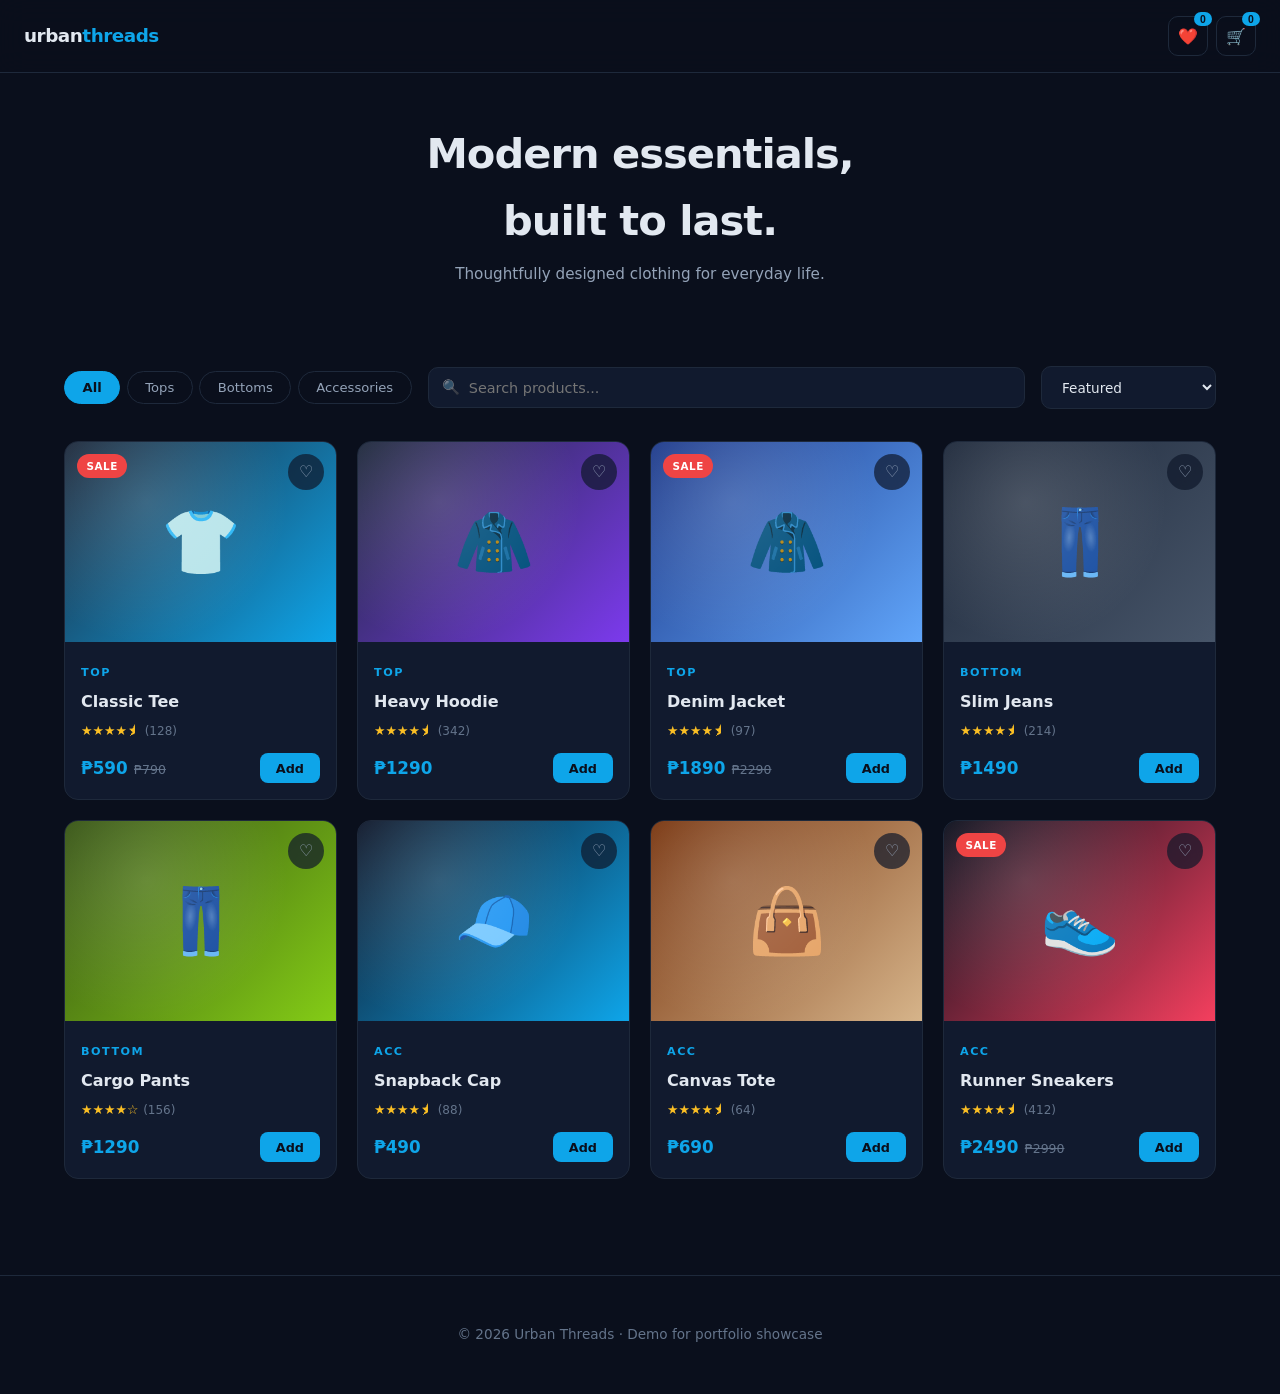
<file: demos/shop/index.html>
<!DOCTYPE html>
<html lang="en">
<head>
<meta charset="UTF-8">
<meta name="viewport" content="width=device-width,initial-scale=1">
<title>Urban Threads — Modern Essentials</title>
<style>
*,*::before,*::after{margin:0;padding:0;box-sizing:border-box}
html{scroll-behavior:smooth}
body{font-family:'Inter',system-ui,sans-serif;background:#0a0f1c;color:#e2e8f0;line-height:1.6}
a{color:inherit;text-decoration:none}
.nav{position:sticky;top:0;z-index:100;padding:1rem 1.5rem;display:flex;justify-content:space-between;align-items:center;background:rgba(10,15,28,.9);backdrop-filter:blur(14px);border-bottom:1px solid #1e293b}
.nav strong{font-weight:800;letter-spacing:-.5px;font-size:1.15rem}
.nav strong span{color:#0ea5e9}
.nav-right{display:flex;gap:.5rem;align-items:center}
.icon-btn{background:transparent;border:1px solid #1e293b;color:#e2e8f0;width:40px;height:40px;border-radius:10px;cursor:pointer;font-size:1rem;position:relative;transition:.2s}
.icon-btn:hover{border-color:#0ea5e9;color:#0ea5e9}
.icon-btn .badge{position:absolute;top:-5px;right:-5px;background:#0ea5e9;color:#0a0f1c;font-size:.65rem;font-weight:700;padding:.1rem .35rem;border-radius:99px;min-width:18px;text-align:center}
.wrap{max-width:1200px;margin:0 auto;padding:2rem 1.5rem}
.hero{text-align:center;padding:3rem 1.5rem 1rem}
.hero h1{font-size:clamp(1.8rem,4vw,2.6rem);font-weight:800;letter-spacing:-1px;margin-bottom:.5rem}
.hero p{color:#94a3b8;font-size:.95rem}
.toolbar{display:flex;gap:1rem;flex-wrap:wrap;align-items:center;margin:2rem 0}
.filters{display:flex;gap:.4rem;flex-wrap:wrap}
.filters button{padding:.5rem 1.1rem;border:1px solid #1e293b;background:transparent;color:#94a3b8;border-radius:99px;cursor:pointer;font-family:inherit;font-size:.82rem;font-weight:500;transition:.25s}
.filters button:hover{border-color:#0ea5e9;color:#0ea5e9}
.filters button.active{background:#0ea5e9;border-color:#0ea5e9;color:#0a0f1c;font-weight:600}
.search{flex:1;min-width:200px;position:relative}
.search input{width:100%;padding:.7rem 1rem .7rem 2.5rem;border-radius:10px;border:1px solid #1e293b;background:#111a2e;color:#e2e8f0;font-family:inherit;font-size:.9rem;outline:none;transition:.2s}
.search input:focus{border-color:#0ea5e9}
.search::before{content:"🔍";position:absolute;left:.9rem;top:50%;transform:translateY(-50%);font-size:.9rem;opacity:.5}
.sort{padding:.7rem 1rem;border-radius:10px;border:1px solid #1e293b;background:#111a2e;color:#e2e8f0;font-family:inherit;font-size:.85rem;cursor:pointer;outline:none}
.grid{display:grid;grid-template-columns:repeat(auto-fill,minmax(240px,1fr));gap:1.25rem}
.prod{background:#111a2e;border:1px solid #1e293b;border-radius:14px;overflow:hidden;transition:.3s;position:relative;cursor:pointer}
.prod:hover{transform:translateY(-6px);border-color:#0ea5e9;box-shadow:0 20px 40px rgba(14,165,233,.15)}
.prod-img{height:200px;display:grid;place-items:center;font-size:4rem;position:relative;overflow:hidden}
.prod-img::after{content:"";position:absolute;inset:0;background:radial-gradient(circle at 30% 30%,rgba(255,255,255,.15),transparent 60%)}
.sale-badge{position:absolute;top:.75rem;left:.75rem;background:#ef4444;color:#fff;font-size:.65rem;font-weight:800;padding:.25rem .6rem;border-radius:99px;letter-spacing:.5px;z-index:2}
.wish-btn{position:absolute;top:.75rem;right:.75rem;background:rgba(15,23,42,.7);backdrop-filter:blur(8px);border:none;width:36px;height:36px;border-radius:50%;cursor:pointer;color:#94a3b8;font-size:1rem;transition:.2s;z-index:2;display:grid;place-items:center}
.wish-btn:hover,.wish-btn.active{color:#f43f5e;background:rgba(244,63,94,.15)}
.prod-body{padding:1rem}
.prod-body .cat{font-size:.7rem;color:#0ea5e9;font-weight:700;letter-spacing:1.5px;text-transform:uppercase}
.prod-body h3{font-size:1rem;margin:.35rem 0 .4rem;font-weight:700}
.stars{color:#fbbf24;font-size:.8rem;margin-bottom:.5rem}
.stars span{color:#64748b;font-size:.75rem;margin-left:.3rem}
.prod-body .bottom{display:flex;justify-content:space-between;align-items:center;margin-top:.75rem}
.prod-body .price{color:#0ea5e9;font-weight:800;font-size:1.05rem}
.prod-body .old{color:#64748b;font-size:.78rem;text-decoration:line-through;margin-left:.4rem;font-weight:400}
.prod-body .add{background:#0ea5e9;color:#0a0f1c;border:none;padding:.45rem 1rem;border-radius:8px;font-weight:700;cursor:pointer;font-family:inherit;font-size:.8rem;transition:.2s}
.prod-body .add:hover{background:#38bdf8}
.empty{text-align:center;color:#64748b;padding:4rem;grid-column:1/-1}
/* Modal */
.modal{position:fixed;inset:0;background:rgba(10,15,28,.85);backdrop-filter:blur(10px);display:none;place-items:center;z-index:200;padding:1.5rem;overflow-y:auto}
.modal.open{display:grid}
.modal-box{background:#111a2e;border:1px solid #1e293b;border-radius:20px;max-width:900px;width:100%;overflow:hidden;display:grid;grid-template-columns:1fr 1fr;animation:pop .3s ease;max-height:90vh;position:relative}
@keyframes pop{from{transform:scale(.94);opacity:0}}
.modal-img{background:linear-gradient(135deg,#1e293b,#0ea5e9);display:grid;place-items:center;font-size:8rem;min-height:400px}
.modal-body{padding:2.5rem;overflow-y:auto}
.modal-close{position:absolute;top:1rem;right:1rem;background:rgba(15,23,42,.7);border:none;color:#fff;width:36px;height:36px;border-radius:50%;font-size:1.3rem;cursor:pointer;z-index:3}
.modal-body .cat{font-size:.72rem;color:#0ea5e9;font-weight:700;letter-spacing:1.5px;text-transform:uppercase}
.modal-body h3{font-size:1.6rem;margin:.5rem 0;letter-spacing:-.5px}
.modal-body .meta{color:#94a3b8;font-size:.9rem;margin-bottom:1rem}
.modal-body .price-row{display:flex;align-items:center;gap:.75rem;margin:1rem 0}
.modal-body .price{font-size:1.6rem;font-weight:800;color:#0ea5e9}
.modal-body .opt-label{font-size:.78rem;font-weight:700;letter-spacing:1px;text-transform:uppercase;color:#94a3b8;margin:1.25rem 0 .5rem;display:block}
.opt-row{display:flex;gap:.5rem;flex-wrap:wrap}
.opt-row button{min-width:44px;padding:.5rem .9rem;border:1px solid #1e293b;background:#0a0f1c;color:#e2e8f0;border-radius:8px;cursor:pointer;font-family:inherit;font-size:.85rem;font-weight:600;transition:.2s}
.opt-row button:hover{border-color:#0ea5e9}
.opt-row button.active{background:#0ea5e9;color:#0a0f1c;border-color:#0ea5e9}
.modal-actions{display:flex;gap:.75rem;margin-top:1.75rem}
.modal-actions .add{flex:1;background:#0ea5e9;color:#0a0f1c;padding:.9rem;border-radius:10px;font-weight:700;cursor:pointer;font-family:inherit;font-size:.92rem;border:none;transition:.2s}
.modal-actions .add:hover{background:#38bdf8}
.modal-actions .wish{background:transparent;border:1px solid #1e293b;color:#e2e8f0;width:48px;border-radius:10px;cursor:pointer;font-size:1.1rem;transition:.2s}
.modal-actions .wish:hover,.modal-actions .wish.active{border-color:#f43f5e;color:#f43f5e}
/* Cart panel */
.cart-panel{position:fixed;top:0;right:0;bottom:0;width:380px;max-width:100vw;background:#111a2e;border-left:1px solid #1e293b;transform:translateX(100%);transition:.35s;z-index:250;display:flex;flex-direction:column}
.cart-panel.open{transform:translateX(0)}
.cart-header{padding:1.5rem;border-bottom:1px solid #1e293b;display:flex;justify-content:space-between;align-items:center}
.cart-header h3{font-size:1.1rem;font-weight:700}
.cart-close{background:none;border:none;color:#94a3b8;font-size:1.5rem;cursor:pointer}
.cart-items{flex:1;overflow-y:auto;padding:1.5rem}
.cart-empty{text-align:center;color:#64748b;padding:3rem 1rem}
.cart-item{display:flex;gap:.75rem;padding:.75rem 0;border-bottom:1px solid #1e293b}
.cart-item .thumb{width:56px;height:56px;border-radius:10px;background:#0a0f1c;display:grid;place-items:center;font-size:1.6rem;flex-shrink:0}
.cart-item .info{flex:1;font-size:.85rem}
.cart-item .info b{display:block;font-size:.9rem;margin-bottom:.2rem}
.cart-item .info .opts{color:#64748b;font-size:.75rem}
.cart-item .qty{display:flex;align-items:center;gap:.4rem;margin-top:.4rem}
.cart-item .qty button{width:22px;height:22px;border-radius:50%;border:1px solid #334155;background:transparent;color:#e2e8f0;cursor:pointer;font-weight:700;font-size:.75rem}
.cart-item .right{text-align:right}
.cart-item .price{color:#0ea5e9;font-weight:700;font-size:.9rem}
.cart-item .remove{background:none;border:none;color:#64748b;font-size:.75rem;cursor:pointer;margin-top:.4rem}
.cart-item .remove:hover{color:#f43f5e}
.cart-footer{padding:1.5rem;border-top:1px solid #1e293b}
.cart-total{display:flex;justify-content:space-between;font-weight:700;margin-bottom:.5rem;font-size:1.05rem}
.cart-total span:last-child{color:#0ea5e9}
.cart-note{color:#64748b;font-size:.78rem;margin-bottom:1rem}
.cart-checkout{width:100%;background:#0ea5e9;color:#0a0f1c;border:none;padding:.9rem;border-radius:10px;font-weight:700;cursor:pointer;font-family:inherit;font-size:.95rem;transition:.2s}
.cart-checkout:hover{background:#38bdf8}
.overlay{position:fixed;inset:0;background:rgba(10,15,28,.5);opacity:0;pointer-events:none;transition:.3s;z-index:240}
.overlay.show{opacity:1;pointer-events:auto}
footer{text-align:center;padding:3rem 1.5rem;color:#64748b;font-size:.85rem;border-top:1px solid #1e293b;margin-top:4rem}
@media(max-width:700px){.modal-box{grid-template-columns:1fr}.modal-img{min-height:220px;font-size:5rem}}
</style>
</head>
<body>

<nav class="nav">
  <a href="#" class="logo"><strong>urban<span>threads</span></strong></a>
  <div class="nav-right">
    <button class="icon-btn" id="wishBtn" title="Wishlist">❤️ <span class="badge" id="wishCount">0</span></button>
    <button class="icon-btn" id="cartBtn" title="Cart">🛒 <span class="badge" id="cartCount">0</span></button>
  </div>
</nav>

<div class="hero">
  <h1>Modern essentials,<br>built to last.</h1>
  <p>Thoughtfully designed clothing for everyday life.</p>
</div>

<div class="wrap">
  <div class="toolbar">
    <div class="filters" id="filters">
      <button class="active" data-cat="all">All</button>
      <button data-cat="top">Tops</button>
      <button data-cat="bottom">Bottoms</button>
      <button data-cat="acc">Accessories</button>
    </div>
    <div class="search"><input id="searchInput" type="search" placeholder="Search products..."></div>
    <select class="sort" id="sortSelect">
      <option value="featured">Featured</option>
      <option value="low">Price: Low → High</option>
      <option value="high">Price: High → Low</option>
      <option value="rating">Top rated</option>
    </select>
  </div>

  <div class="grid" id="grid"></div>
</div>

<footer>© 2026 Urban Threads · Demo for portfolio showcase</footer>

<!-- Product Modal -->
<div class="modal" id="modal">
  <div class="modal-box">
    <button class="modal-close" id="modalClose">×</button>
    <div class="modal-img" id="mImg"></div>
    <div class="modal-body">
      <span class="cat" id="mCat"></span>
      <h3 id="mName"></h3>
      <div class="stars" id="mStars"></div>
      <p class="meta" id="mDesc"></p>
      <div class="price-row">
        <span class="price" id="mPrice"></span>
        <span class="old" id="mOld" style="text-decoration:line-through;color:#64748b"></span>
      </div>
      <span class="opt-label">Size</span>
      <div class="opt-row" id="mSizes"></div>
      <span class="opt-label">Color</span>
      <div class="opt-row" id="mColors"></div>
      <div class="modal-actions">
        <button class="add" id="mAdd">Add to cart</button>
        <button class="wish" id="mWish">♡</button>
      </div>
    </div>
  </div>
</div>

<!-- Cart Panel -->
<aside class="cart-panel" id="cartPanel">
  <div class="cart-header">
    <h3>Your cart</h3>
    <button class="cart-close" id="cartClose">×</button>
  </div>
  <div class="cart-items" id="cartItems"><p class="cart-empty">Your cart is empty.</p></div>
  <div class="cart-footer">
    <div class="cart-total"><span>Subtotal</span><span id="cartTotal">₱0</span></div>
    <p class="cart-note">Shipping &amp; taxes calculated at checkout.</p>
    <button class="cart-checkout" id="checkoutBtn">Checkout →</button>
  </div>
</aside>

<div class="overlay" id="overlay"></div>

<script>
const products=[
  {id:1,name:"Classic Tee",cat:"top",emoji:"👕",price:590,old:790,rating:4.7,reviews:128,desc:"100% combed cotton. Relaxed fit.",sizes:["S","M","L","XL"],colors:["#0a0f1c","#ffffff","#0ea5e9"],grad:"linear-gradient(135deg,#1e293b,#0ea5e9)"},
  {id:2,name:"Heavy Hoodie",cat:"top",emoji:"🧥",price:1290,rating:4.9,reviews:342,desc:"Fleece-lined, oversized fit.",sizes:["S","M","L","XL"],colors:["#0a0f1c","#64748b","#7c3aed"],grad:"linear-gradient(135deg,#1e293b,#7c3aed)"},
  {id:3,name:"Denim Jacket",cat:"top",emoji:"🧥",price:1890,old:2290,rating:4.6,reviews:97,desc:"Vintage wash, mid-weight denim.",sizes:["S","M","L"],colors:["#1e3a8a","#0a0f1c"],grad:"linear-gradient(135deg,#1e3a8a,#60a5fa)"},
  {id:4,name:"Slim Jeans",cat:"bottom",emoji:"👖",price:1490,rating:4.5,reviews:214,desc:"Stretch denim, tapered leg.",sizes:["28","30","32","34"],colors:["#1e293b","#0a0f1c"],grad:"linear-gradient(135deg,#1e293b,#475569)"},
  {id:5,name:"Cargo Pants",cat:"bottom",emoji:"👖",price:1290,rating:4.4,reviews:156,desc:"Utility pockets, adjustable cuffs.",sizes:["28","30","32","34"],colors:["#365314","#0a0f1c"],grad:"linear-gradient(135deg,#365314,#84cc16)"},
  {id:6,name:"Snapback Cap",cat:"acc",emoji:"🧢",price:490,rating:4.8,reviews:88,desc:"Adjustable strap, embroidered logo.",sizes:["One size"],colors:["#0a0f1c","#0ea5e9","#ef4444"],grad:"linear-gradient(135deg,#0f172a,#0ea5e9)"},
  {id:7,name:"Canvas Tote",cat:"acc",emoji:"👜",price:690,rating:4.6,reviews:64,desc:"Heavy canvas, reinforced handles.",sizes:["One size"],colors:["#d6b48a","#0a0f1c"],grad:"linear-gradient(135deg,#78350f,#d6b48a)"},
  {id:8,name:"Runner Sneakers",cat:"acc",emoji:"👟",price:2490,old:2990,rating:4.9,reviews:412,desc:"Lightweight, cushioned sole.",sizes:["7","8","9","10","11"],colors:["#ffffff","#0a0f1c","#f43f5e"],grad:"linear-gradient(135deg,#0a0f1c,#f43f5e)"}
];

let state={cat:"all",q:"",sort:"featured",cart:{},wish:new Set()};
const grid=document.getElementById('grid');

function starStr(r){
  const full=Math.floor(r);
  const half=r-full>=.5?1:0;
  return '★'.repeat(full)+(half?'⯨':'')+'☆'.repeat(5-full-half);
}

function getFiltered(){
  let list=products.filter(p=>(state.cat==="all"||p.cat===state.cat)&&p.name.toLowerCase().includes(state.q));
  if(state.sort==="low")list.sort((a,b)=>a.price-b.price);
  if(state.sort==="high")list.sort((a,b)=>b.price-a.price);
  if(state.sort==="rating")list.sort((a,b)=>b.rating-a.rating);
  return list;
}

function render(){
  const list=getFiltered();
  grid.innerHTML=list.length?list.map(p=>`
    <div class="prod" data-id="${p.id}">
      <div class="prod-img" style="background:${p.grad}">
        ${p.old?`<span class="sale-badge">SALE</span>`:''}
        <button class="wish-btn ${state.wish.has(p.id)?'active':''}" data-wish="${p.id}">${state.wish.has(p.id)?'❤':'♡'}</button>
        ${p.emoji}
      </div>
      <div class="prod-body">
        <span class="cat">${p.cat}</span>
        <h3>${p.name}</h3>
        <div class="stars">${starStr(p.rating)}<span>(${p.reviews})</span></div>
        <div class="bottom">
          <div><span class="price">₱${p.price}</span>${p.old?`<span class="old">₱${p.old}</span>`:''}</div>
          <button class="add" data-add="${p.id}">Add</button>
        </div>
      </div>
    </div>`).join(''):'<p class="empty">No products match your search.</p>';

  grid.querySelectorAll('.prod').forEach(c=>c.onclick=e=>{
    if(e.target.closest('[data-add]')||e.target.closest('[data-wish]'))return;
    openModal(+c.dataset.id);
  });
  grid.querySelectorAll('[data-add]').forEach(b=>b.onclick=e=>{
    e.stopPropagation();
    addToCart(+b.dataset.add,'M','#0a0f1c');
  });
  grid.querySelectorAll('[data-wish]').forEach(b=>b.onclick=e=>{
    e.stopPropagation();
    const id=+b.dataset.wish;
    if(state.wish.has(id))state.wish.delete(id);else state.wish.add(id);
    updateWishCount();
    render();
  });
}

function updateWishCount(){document.getElementById('wishCount').textContent=state.wish.size;}

// Modal
const modal=document.getElementById('modal');
let currentProduct=null,currentSize='M',currentColor='#0a0f1c';

function openModal(id){
  currentProduct=products.find(p=>p.id===id);
  currentSize=currentProduct.sizes[0];
  currentColor=currentProduct.colors[0];
  document.getElementById('mImg').style.background=currentProduct.grad;
  document.getElementById('mImg').textContent=currentProduct.emoji;
  document.getElementById('mCat').textContent=currentProduct.cat;
  document.getElementById('mName').textContent=currentProduct.name;
  document.getElementById('mStars').innerHTML=starStr(currentProduct.rating)+`<span>(${currentProduct.reviews} reviews)</span>`;
  document.getElementById('mDesc').textContent=currentProduct.desc;
  document.getElementById('mPrice').textContent='₱'+currentProduct.price;
  document.getElementById('mOld').textContent=currentProduct.old?'₱'+currentProduct.old:'';
  document.getElementById('mSizes').innerHTML=currentProduct.sizes.map(s=>`<button class="${s===currentSize?'active':''}" data-size="${s}">${s}</button>`).join('');
  document.getElementById('mColors').innerHTML=currentProduct.colors.map(c=>`<button class="${c===currentColor?'active':''}" data-color="${c}" style="background:${c}"></button>`).join('');
  document.getElementById('mWish').textContent=state.wish.has(id)?'❤':'♡';
  document.getElementById('mWish').classList.toggle('active',state.wish.has(id));
  modal.classList.add('open');
  document.body.style.overflow='hidden';

  document.querySelectorAll('#mSizes button').forEach(b=>b.onclick=()=>{
    currentSize=b.dataset.size;
    document.querySelectorAll('#mSizes button').forEach(x=>x.classList.remove('active'));
    b.classList.add('active');
  });
  document.querySelectorAll('#mColors button').forEach(b=>b.onclick=()=>{
    currentColor=b.dataset.color;
    document.querySelectorAll('#mColors button').forEach(x=>x.classList.remove('active'));
    b.classList.add('active');
  });
}
document.getElementById('modalClose').onclick=()=>{modal.classList.remove('open');document.body.style.overflow='';};
modal.onclick=e=>{if(e.target===modal){modal.classList.remove('open');document.body.style.overflow='';}};
document.getElementById('mAdd').onclick=()=>{addToCart(currentProduct.id,currentSize,currentColor);modal.classList.remove('open');document.body.style.overflow='';};
document.getElementById('mWish').onclick=()=>{
  const id=currentProduct.id;
  if(state.wish.has(id))state.wish.delete(id);else state.wish.add(id);
  document.getElementById('mWish').textContent=state.wish.has(id)?'❤':'♡';
  document.getElementById('mWish').classList.toggle('active',state.wish.has(id));
  updateWishCount();render();
};

// Cart
function addToCart(id,size,color){
  const key=id+'|'+size+'|'+color;
  if(!state.cart[key])state.cart[key]={id,size,color,qty:0};
  state.cart[key].qty++;
  updateCart();
}
function updateCart(){
  const entries=Object.values(state.cart);
  document.getElementById('cartCount').textContent=entries.reduce((s,e)=>s+e.qty,0);
  const el=document.getElementById('cartItems');
  if(!entries.length){el.innerHTML='<p class="cart-empty">Your cart is empty.</p>';document.getElementById('cartTotal').textContent='₱0';return;}
  let total=0;
  el.innerHTML=entries.map((e,i)=>{
    const p=products.find(x=>x.id===e.id);
    total+=p.price*e.qty;
    return `<div class="cart-item">
      <div class="thumb" style="background:${p.grad}">${p.emoji}</div>
      <div class="info">
        <b>${p.name}</b>
        <span class="opts">${e.size} · <span style="display:inline-block;width:10px;height:10px;border-radius:50%;background:${e.color};vertical-align:middle;border:1px solid #334155"></span></span>
        <div class="qty">
          <button data-dec="${i}">−</button><span>${e.qty}</span><button data-inc="${i}">+</button>
        </div>
      </div>
      <div class="right">
        <div class="price">₱${p.price*e.qty}</div>
        <button class="remove" data-rm="${i}">Remove</button>
      </div>
    </div>`;
  }).join('');
  document.getElementById('cartTotal').textContent='₱'+total;

  el.querySelectorAll('[data-inc]').forEach(b=>b.onclick=()=>{state.cart[Object.keys(state.cart)[+b.dataset.inc]].qty++;updateCart();});
  el.querySelectorAll('[data-dec]').forEach(b=>b.onclick=()=>{
    const k=Object.keys(state.cart)[+b.dataset.dec];
    state.cart[k].qty--;
    if(state.cart[k].qty<=0)delete state.cart[k];
    updateCart();
  });
  el.querySelectorAll('[data-rm]').forEach(b=>b.onclick=()=>{delete state.cart[Object.keys(state.cart)[+b.dataset.rm]];updateCart();});
}

// Cart panel
const cartPanel=document.getElementById('cartPanel');
const overlay=document.getElementById('overlay');
function openCart(){cartPanel.classList.add('open');overlay.classList.add('show');}
function closeCart(){cartPanel.classList.remove('open');overlay.classList.remove('show');}
document.getElementById('cartBtn').onclick=openCart;
document.getElementById('wishBtn').onclick=()=>alert(`You have ${state.wish.size} item(s) in your wishlist.`);
document.getElementById('cartClose').onclick=closeCart;
overlay.onclick=closeCart;
document.getElementById('checkoutBtn').onclick=()=>{
  if(!Object.keys(state.cart).length){alert('Your cart is empty.');return;}
  alert('Checkout complete! (demo)');
  state.cart={};updateCart();closeCart();
};

// Filters
document.querySelectorAll('#filters button').forEach(b=>b.onclick=()=>{
  document.querySelectorAll('#filters button').forEach(x=>x.classList.remove('active'));
  b.classList.add('active');
  state.cat=b.dataset.cat;render();
});
document.getElementById('searchInput').oninput=e=>{state.q=e.target.value.toLowerCase();render();};
document.getElementById('sortSelect').onchange=e=>{state.sort=e.target.value;render();};

render();
</script>
</body>
</html>
</file>
